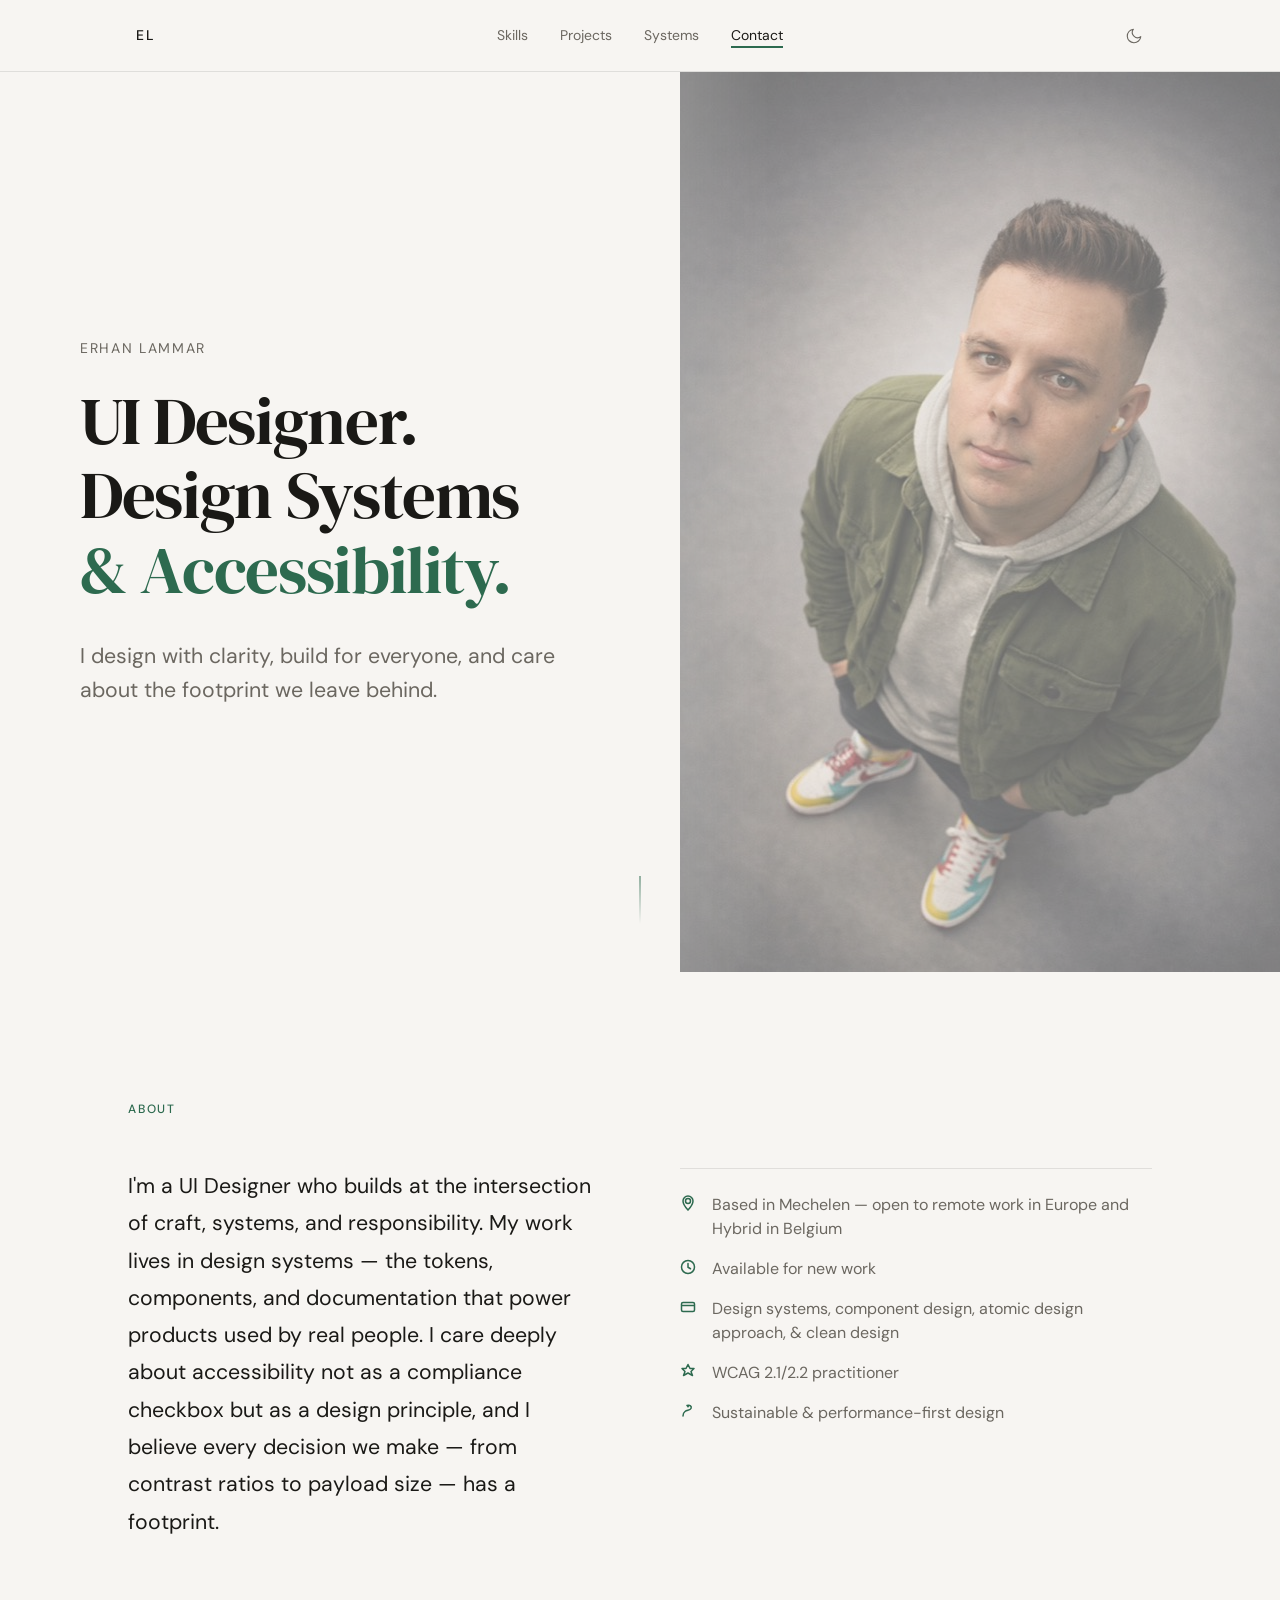
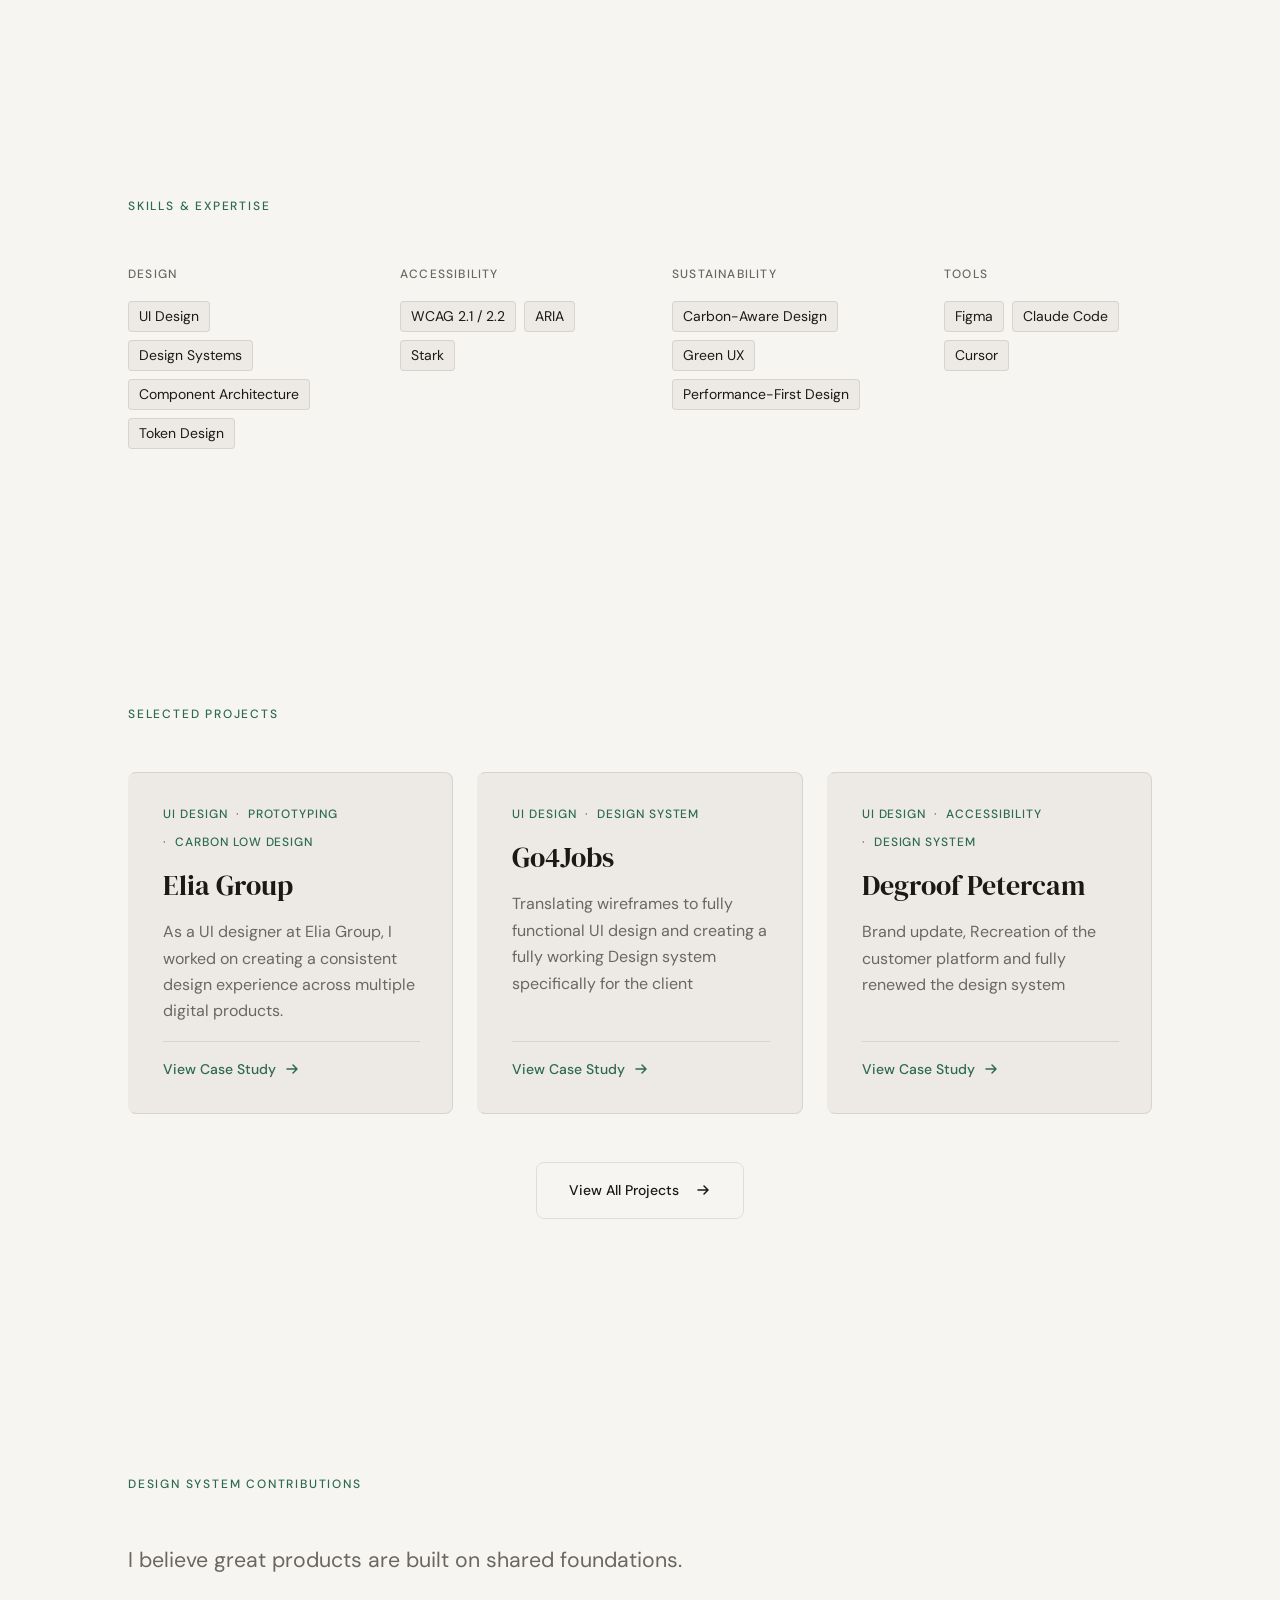
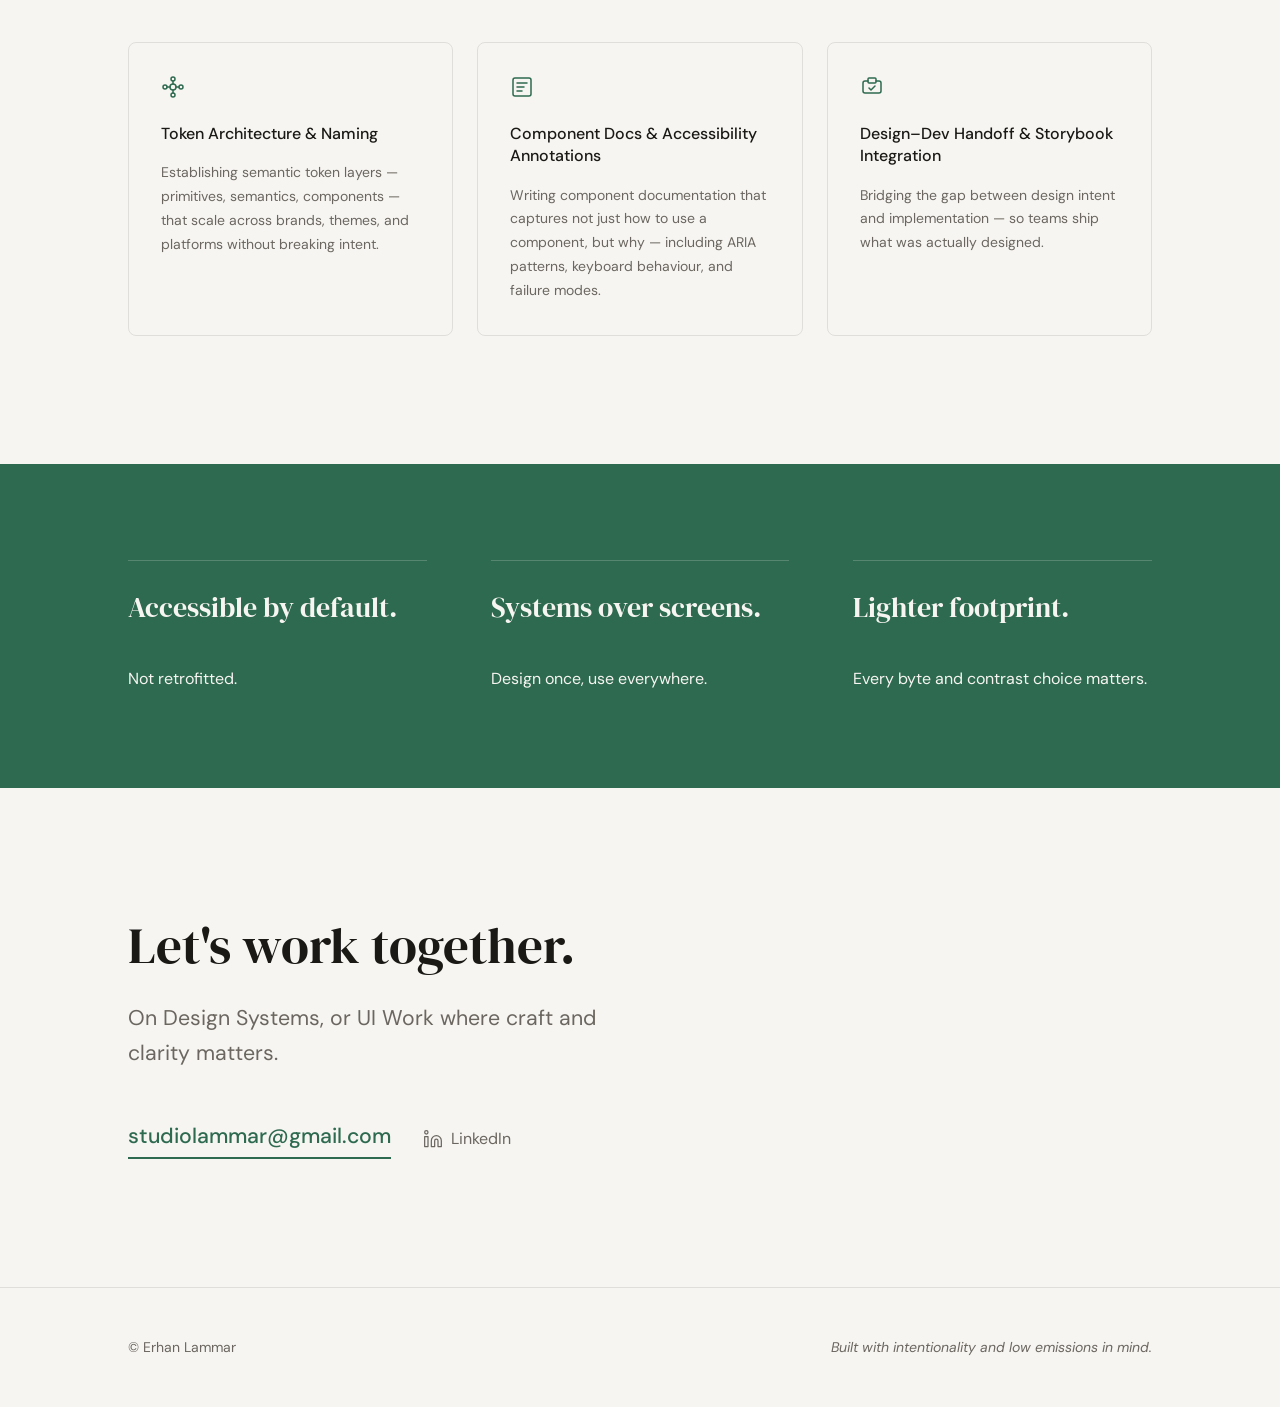
<file: index.html>
<!DOCTYPE html>
<html lang="en">
<head>
  <meta charset="UTF-8" />
  <meta name="viewport" content="width=device-width, initial-scale=1.0" />
  <meta name="description" content="Erhan Lammar — UI Designer and Design System contributor specialising in accessibility and sustainable digital design." />
  <title>Erhan Lammar — UI Designer & Design Systems</title>

  <script src="https://mcp.figma.com/mcp/html-to-design/capture.js" async></script>

  <!-- Preconnect for font performance -->
  <link rel="preconnect" href="https://fonts.googleapis.com" />
  <link rel="preconnect" href="https://fonts.gstatic.com" crossorigin />
  <link
    href="https://fonts.googleapis.com/css2?family=DM+Serif+Display:ital@0;1&family=DM+Sans:ital,opsz,wght@0,9..40,300;0,9..40,400;0,9..40,500;1,9..40,300&display=swap"
    rel="stylesheet"
  />

  <link rel="stylesheet" href="styles.css" />
  <script>(function(){var t=localStorage.getItem('theme');if(t)document.documentElement.setAttribute('data-theme',t);})();</script>
</head>
<body>

  <!-- Skip Navigation -->
  <a href="#main-content" class="skip-link">Skip to main content</a>

  <!-- Navigation -->
  <header class="site-header" role="banner">
    <nav class="nav" aria-label="Main navigation">
      <a href="#" class="nav__logo" aria-label="Erhan Lammar — Home">
        <span aria-hidden="true">EL</span>
      </a>
      <ul class="nav__links" id="nav-menu" role="list">
        <li class="nav__links-home"><a href="#" class="nav__link">Home</a></li>
        <li><a href="#skills" class="nav__link">Skills</a></li>
        <li><a href="#projects" class="nav__link">Projects</a></li>
        <li><a href="#systems" class="nav__link">Systems</a></li>
        <li><a href="#contact" class="nav__link">Contact</a></li>
      </ul>
      <div class="nav__controls">
        <button class="nav__toggle" id="nav-toggle" aria-label="Open navigation" aria-expanded="false" aria-controls="nav-menu">
          <svg class="nav__toggle-icon nav__toggle-icon--open" width="20" height="20" viewBox="0 0 20 20" fill="none" aria-hidden="true">
            <path d="M3 5h14M3 10h14M3 15h14" stroke="currentColor" stroke-width="1.5" stroke-linecap="round"/>
          </svg>
          <svg class="nav__toggle-icon nav__toggle-icon--close" width="20" height="20" viewBox="0 0 20 20" fill="none" aria-hidden="true">
            <path d="M4 4l12 12M16 4L4 16" stroke="currentColor" stroke-width="1.5" stroke-linecap="round"/>
          </svg>
        </button>
        <button class="nav__theme-toggle" id="theme-toggle" aria-label="Switch to dark mode">
          <svg class="icon-sun" width="18" height="18" viewBox="0 0 24 24" fill="none" aria-hidden="true">
            <circle cx="12" cy="12" r="4" stroke="currentColor" stroke-width="1.5"/>
            <path d="M12 2v2M12 20v2M4.22 4.22l1.42 1.42M18.36 18.36l1.42 1.42M2 12h2M20 12h2M4.22 19.78l1.42-1.42M18.36 5.64l1.42-1.42" stroke="currentColor" stroke-width="1.5" stroke-linecap="round"/>
          </svg>
          <svg class="icon-moon" width="18" height="18" viewBox="0 0 24 24" fill="none" aria-hidden="true">
            <path d="M21 12.79A9 9 0 1 1 11.21 3 7 7 0 0 0 21 12.79z" stroke="currentColor" stroke-width="1.5" stroke-linecap="round" stroke-linejoin="round"/>
          </svg>
        </button>
      </div>
    </nav>
  </header>

  <main id="main-content">

    <!-- Hero -->
    <section class="hero" aria-labelledby="hero-heading">
      <div class="hero__inner">
        <p class="hero__name" data-delay="0">Erhan Lammar</p>
        <h1 class="hero__heading" id="hero-heading">
          <span class="hero__line hero__line--serif" data-delay="1">UI Designer.</span>
          <span class="hero__line hero__line--serif" data-delay="2">Design Systems</span>
          <span class="hero__line hero__line--serif hero__line--accent" data-delay="3">&amp; Accessibility.</span>
        </h1>
        <p class="hero__sub" data-delay="4">
          I design with clarity, build for everyone, and care about the footprint we leave behind.
        </p>
      </div>
      <div class="hero__scroll-cue" aria-hidden="true">
        <span class="scroll-line"></span>
      </div>
    </section>

    <!-- About -->
    <section class="section about" id="about" aria-labelledby="about-heading">
      <div class="container reveal">
        <div class="about__grid">
          <div class="about__statement">
            <h2 class="section-label" id="about-heading">About</h2>
            <p class="about__text">
              I'm a UI Designer who builds at the intersection of craft, systems, and responsibility.
              My work lives in design systems — the tokens, components, and documentation that power
              products used by real people. I care deeply about accessibility not as a compliance
              checkbox but as a design principle, and I believe every decision we make — from contrast
              ratios to payload size — has a footprint.
            </p>
          </div>
          <div class="about__facts">
            <ul class="facts-list" role="list">
              <li class="facts-list__item">
                <span class="facts-list__icon" aria-hidden="true">
                  <svg width="16" height="16" viewBox="0 0 16 16" fill="none" aria-hidden="true">
                    <circle cx="8" cy="6" r="2.5" stroke="currentColor" stroke-width="1.5"/>
                    <path d="M8 1C5.24 1 3 3.24 3 6c0 3.75 5 9 5 9s5-5.25 5-9c0-2.76-2.24-5-5-5z" stroke="currentColor" stroke-width="1.5" fill="none"/>
                  </svg>
                </span>
                <span>Based in Mechelen — open to remote work in Europe and Hybrid in Belgium</span>
              </li>
              <li class="facts-list__item">
                <span class="facts-list__icon" aria-hidden="true">
                  <svg width="16" height="16" viewBox="0 0 16 16" fill="none" aria-hidden="true">
                    <circle cx="8" cy="8" r="6.5" stroke="currentColor" stroke-width="1.5"/>
                    <path d="M8 4.5v3.75l2.5 1.5" stroke="currentColor" stroke-width="1.5" stroke-linecap="round"/>
                  </svg>
                </span>
                <span>Available for new work</span>
              </li>
              <li class="facts-list__item">
                <span class="facts-list__icon" aria-hidden="true">
                  <svg width="16" height="16" viewBox="0 0 16 16" fill="none" aria-hidden="true">
                    <rect x="1.5" y="3.5" width="13" height="9" rx="1.5" stroke="currentColor" stroke-width="1.5"/>
                    <path d="M1.5 6.5h13" stroke="currentColor" stroke-width="1.5"/>
                  </svg>
                </span>
                <span>Design systems, component design, atomic design approach, &amp; clean design</span>
              </li>
              <li class="facts-list__item">
                <span class="facts-list__icon" aria-hidden="true">
                  <svg width="16" height="16" viewBox="0 0 16 16" fill="none" aria-hidden="true">
                    <path d="M8 1.5L10 5.5H14L11 8.5L12.5 12.5L8 10L3.5 12.5L5 8.5L2 5.5H6L8 1.5Z" stroke="currentColor" stroke-width="1.5" stroke-linejoin="round"/>
                  </svg>
                </span>
                <span>WCAG 2.1/2.2 practitioner</span>
              </li>
              <li class="facts-list__item">
                <span class="facts-list__icon" aria-hidden="true">
                  <svg width="16" height="16" viewBox="0 0 16 16" fill="none" aria-hidden="true">
                    <path d="M3 13s0-3 2-4.5 5-1 6-3-1-4-4-3" stroke="currentColor" stroke-width="1.5" stroke-linecap="round"/>
                    <circle cx="8" cy="3.5" r="1" fill="currentColor"/>
                  </svg>
                </span>
                <span>Sustainable &amp; performance-first design</span>
              </li>
            </ul>
          </div>
        </div>
      </div>
    </section>

    <!-- Skills -->
    <section class="section skills" id="skills" aria-labelledby="skills-heading">
      <div class="container reveal">
        <h2 class="section-label" id="skills-heading">Skills &amp; Expertise</h2>
        <div class="skills__grid">

          <div class="skills__category">
            <h3 class="skills__category-title">Design</h3>
            <ul class="tag-list" role="list">
              <li class="tag">UI Design</li>
              <li class="tag">Design Systems</li>
              <li class="tag">Component Architecture</li>
              <li class="tag">Token Design</li>
            </ul>
          </div>

          <div class="skills__category">
            <h3 class="skills__category-title">Accessibility</h3>
            <ul class="tag-list" role="list">
              <li class="tag">WCAG 2.1 / 2.2</li>
              <li class="tag">ARIA</li>
              <li class="tag">Stark</li>
            </ul>
          </div>

          <div class="skills__category">
            <h3 class="skills__category-title">Sustainability</h3>
            <ul class="tag-list" role="list">
              <li class="tag">Carbon-Aware Design</li>
              <li class="tag">Green UX</li>
              <li class="tag">Performance-First Design</li>
            </ul>
          </div>

          <div class="skills__category">
            <h3 class="skills__category-title">Tools</h3>
            <ul class="tag-list" role="list">
              <li class="tag">Figma</li>
              <li class="tag">Claude Code</li>
              <li class="tag">Cursor</li>
            </ul>
          </div>

        </div>
      </div>
    </section>

    <!-- Projects -->
    <section class="section projects" id="projects" aria-labelledby="projects-heading">
      <div class="container reveal">
        <h2 class="section-label" id="projects-heading">Selected Projects</h2>
        <div class="projects__grid">

          <article class="project-card" aria-labelledby="project-1-title">
            <div class="project-card__inner">
              <div class="project-card__tags" aria-label="Tags">
                <span class="project-tag">UI Design</span>
                <span class="project-tag">Prototyping</span>
                <span class="project-tag">Carbon low design</span>
              </div>
              <h3 class="project-card__title" id="project-1-title">Elia Group</h3>
              <p class="project-card__desc">
                As a UI designer at Elia Group, I worked on creating a consistent design experience across multiple digital products.
              </p>
              <a href="projects/elia-group.html" class="project-card__link" aria-label="View Elia Group case study">
                View Case Study
                <svg width="16" height="16" viewBox="0 0 16 16" fill="none" aria-hidden="true">
                  <path d="M3 8h10M9 4l4 4-4 4" stroke="currentColor" stroke-width="1.5" stroke-linecap="round" stroke-linejoin="round"/>
                </svg>
              </a>
            </div>
          </article>

          <article class="project-card" aria-labelledby="project-2-title">
            <div class="project-card__inner">
              <div class="project-card__tags" aria-label="Tags">
                <span class="project-tag">UI Design</span>
                <span class="project-tag">Design System</span>
              </div>
              <h3 class="project-card__title" id="project-2-title">Go4Jobs</h3>
              <p class="project-card__desc">
                Translating wireframes to fully functional UI design and creating a fully working Design system specifically for the client
              </p>
              <a href="projects/go4jobs.html" class="project-card__link" aria-label="View Go4Jobs case study">
                View Case Study
                <svg width="16" height="16" viewBox="0 0 16 16" fill="none" aria-hidden="true">
                  <path d="M3 8h10M9 4l4 4-4 4" stroke="currentColor" stroke-width="1.5" stroke-linecap="round" stroke-linejoin="round"/>
                </svg>
              </a>
            </div>
          </article>

          <article class="project-card" aria-labelledby="project-3-title">
            <div class="project-card__inner">
              <div class="project-card__tags" aria-label="Tags">
                <span class="project-tag">UI Design</span>
                <span class="project-tag">Accessibility</span>
                <span class="project-tag">Design System</span>
              </div>
              <h3 class="project-card__title" id="project-3-title">Degroof Petercam</h3>
              <p class="project-card__desc">
                Brand update, Recreation of the customer platform and fully renewed the design system
              </p>
              <a href="projects/degroofpetercam.html" class="project-card__link" aria-label="View Degroof Petercam case study">
                View Case Study
                <svg width="16" height="16" viewBox="0 0 16 16" fill="none" aria-hidden="true">
                  <path d="M3 8h10M9 4l4 4-4 4" stroke="currentColor" stroke-width="1.5" stroke-linecap="round" stroke-linejoin="round"/>
                </svg>
              </a>
            </div>
          </article>

        </div>
        <div class="projects__cta">
          <a href="projects/all-projects.html" class="btn-outline">
            View All Projects
            <svg width="16" height="16" viewBox="0 0 16 16" fill="none" aria-hidden="true">
              <path d="M3 8h10M9 4l4 4-4 4" stroke="currentColor" stroke-width="1.5" stroke-linecap="round" stroke-linejoin="round"/>
            </svg>
          </a>
        </div>
      </div>
    </section>

    <!-- Design System Contributions -->
    <section class="section ds-contributions" id="systems" aria-labelledby="systems-heading">
      <div class="container reveal">
        <h2 class="section-label" id="systems-heading">Design System Contributions</h2>
        <p class="ds-contributions__intro">
          I believe great products are built on shared foundations.
        </p>
        <div class="ds-contributions__grid">

          <div class="contribution-card">
            <div class="contribution-card__icon" aria-hidden="true">
              <svg width="24" height="24" viewBox="0 0 24 24" fill="none">
                <circle cx="12" cy="12" r="3" stroke="currentColor" stroke-width="1.5"/>
                <circle cx="12" cy="4" r="2" stroke="currentColor" stroke-width="1.5"/>
                <circle cx="12" cy="20" r="2" stroke="currentColor" stroke-width="1.5"/>
                <circle cx="4" cy="12" r="2" stroke="currentColor" stroke-width="1.5"/>
                <circle cx="20" cy="12" r="2" stroke="currentColor" stroke-width="1.5"/>
                <path d="M12 6v3M12 15v3M6 12h3M15 12h3" stroke="currentColor" stroke-width="1.5" stroke-linecap="round"/>
              </svg>
            </div>
            <h3 class="contribution-card__title">Token Architecture &amp; Naming</h3>
            <p class="contribution-card__desc">
              Establishing semantic token layers — primitives, semantics, components — that scale across brands, themes, and platforms without breaking intent.
            </p>
          </div>

          <div class="contribution-card">
            <div class="contribution-card__icon" aria-hidden="true">
              <svg width="24" height="24" viewBox="0 0 24 24" fill="none">
                <rect x="3" y="3" width="18" height="18" rx="2" stroke="currentColor" stroke-width="1.5"/>
                <path d="M7 8h10M7 12h7M7 16h5" stroke="currentColor" stroke-width="1.5" stroke-linecap="round"/>
              </svg>
            </div>
            <h3 class="contribution-card__title">Component Docs &amp; Accessibility Annotations</h3>
            <p class="contribution-card__desc">
              Writing component documentation that captures not just how to use a component, but why — including ARIA patterns, keyboard behaviour, and failure modes.
            </p>
          </div>

          <div class="contribution-card">
            <div class="contribution-card__icon" aria-hidden="true">
              <svg width="24" height="24" viewBox="0 0 24 24" fill="none">
                <path d="M8 6H5a2 2 0 00-2 2v8a2 2 0 002 2h14a2 2 0 002-2V8a2 2 0 00-2-2h-3" stroke="currentColor" stroke-width="1.5" stroke-linecap="round"/>
                <rect x="8" y="3" width="8" height="5" rx="1" stroke="currentColor" stroke-width="1.5"/>
                <path d="M9 13l2 2 4-4" stroke="currentColor" stroke-width="1.5" stroke-linecap="round" stroke-linejoin="round"/>
              </svg>
            </div>
            <h3 class="contribution-card__title">Design–Dev Handoff &amp; Storybook Integration</h3>
            <p class="contribution-card__desc">
              Bridging the gap between design intent and implementation — so teams ship what was actually designed.
            </p>
          </div>

        </div>
      </div>
    </section>

    <!-- Philosophy Strip -->
    <section class="philosophy-strip" aria-labelledby="philosophy-heading">
      <div class="container reveal">
        <h2 class="sr-only" id="philosophy-heading">Design philosophy</h2>
        <div class="philosophy-strip__grid">

          <div class="philosophy-item">
            <p class="philosophy-item__text">
              <strong>Accessible by default.</strong><br />Not retrofitted.
            </p>
          </div>

          <div class="philosophy-item">
            <p class="philosophy-item__text">
              <strong>Systems over screens.</strong><br />Design once, use everywhere.
            </p>
          </div>

          <div class="philosophy-item">
            <p class="philosophy-item__text">
              <strong>Lighter footprint.</strong><br />Every byte and contrast choice matters.
            </p>
          </div>

        </div>
      </div>
    </section>

    <!-- Contact -->
    <section class="section contact" id="contact" aria-labelledby="contact-heading">
      <div class="container reveal">
        <h2 class="contact__heading" id="contact-heading">Let's work together.</h2>
        <p class="contact__sub">
          On Design Systems, or UI Work where craft and clarity matters.
        </p>
        <div class="contact__actions">
          <a
            href="mailto:studiolammar@gmail.com"
            class="contact__email"
            aria-label="Send Erhan an email at studiolammar@gmail.com"
          >
            studiolammar@gmail.com
          </a>

          <a
            href="https://linkedin.com/in/erhanlammar"
            class="contact__social"
            aria-label="View Erhan's LinkedIn profile (opens in new tab)"
            target="_blank"
            rel="noopener noreferrer"
          >
            <svg width="20" height="20" viewBox="0 0 24 24" fill="none" aria-hidden="true">
              <path d="M16 8a6 6 0 016 6v7h-4v-7a2 2 0 00-2-2 2 2 0 00-2 2v7h-4v-7a6 6 0 016-6z" stroke="currentColor" stroke-width="1.5" stroke-linecap="round" stroke-linejoin="round"/>
              <rect x="2" y="9" width="4" height="12" stroke="currentColor" stroke-width="1.5" stroke-linecap="round" stroke-linejoin="round"/>
              <circle cx="4" cy="4" r="2" stroke="currentColor" stroke-width="1.5"/>
            </svg>
            LinkedIn
          </a>
        </div>
      </div>
    </section>

  </main>

  <!-- Footer -->
  <footer class="site-footer" role="contentinfo">
    <div class="container">
      <p class="site-footer__copy">&copy; Erhan Lammar</p>
      <p class="site-footer__note">
        Built with intentionality and low emissions in mind.
      </p>
    </div>
  </footer>

  <script src="main.js"></script>
</body>
</html>
</file>
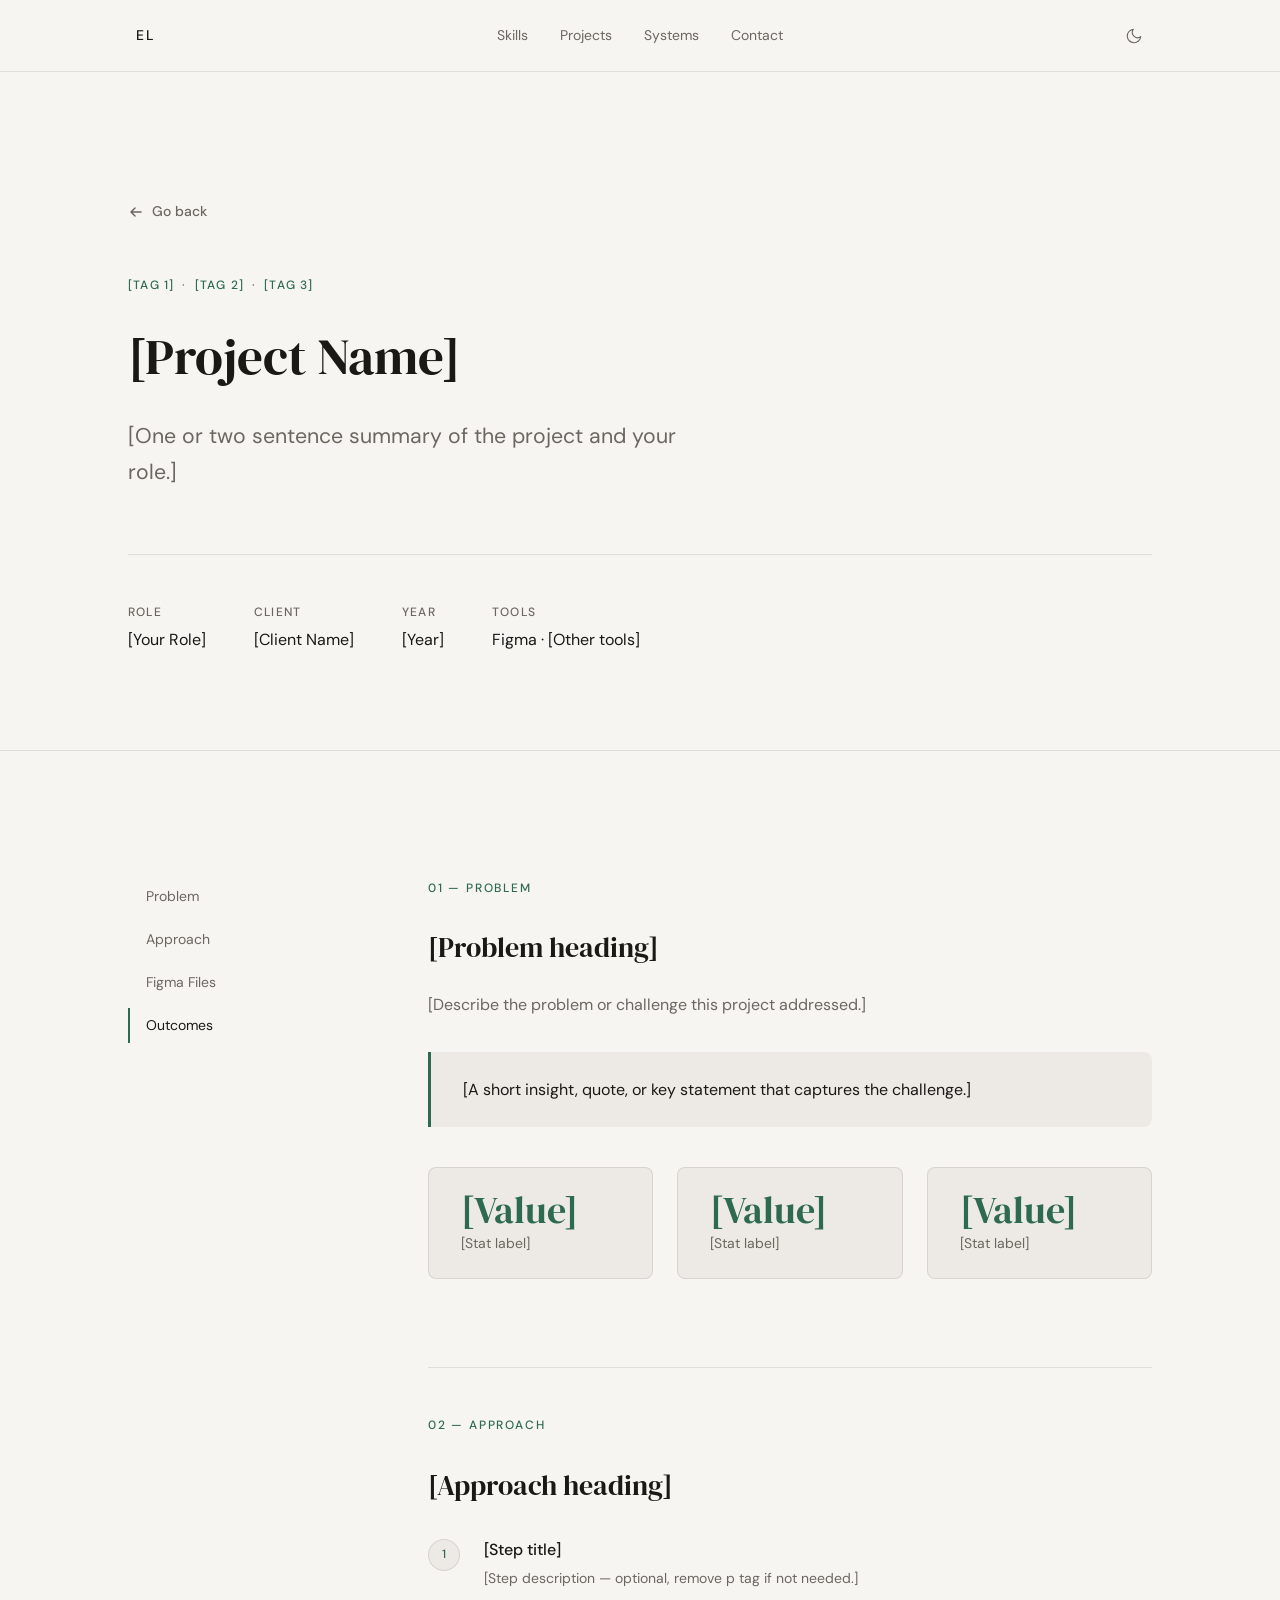
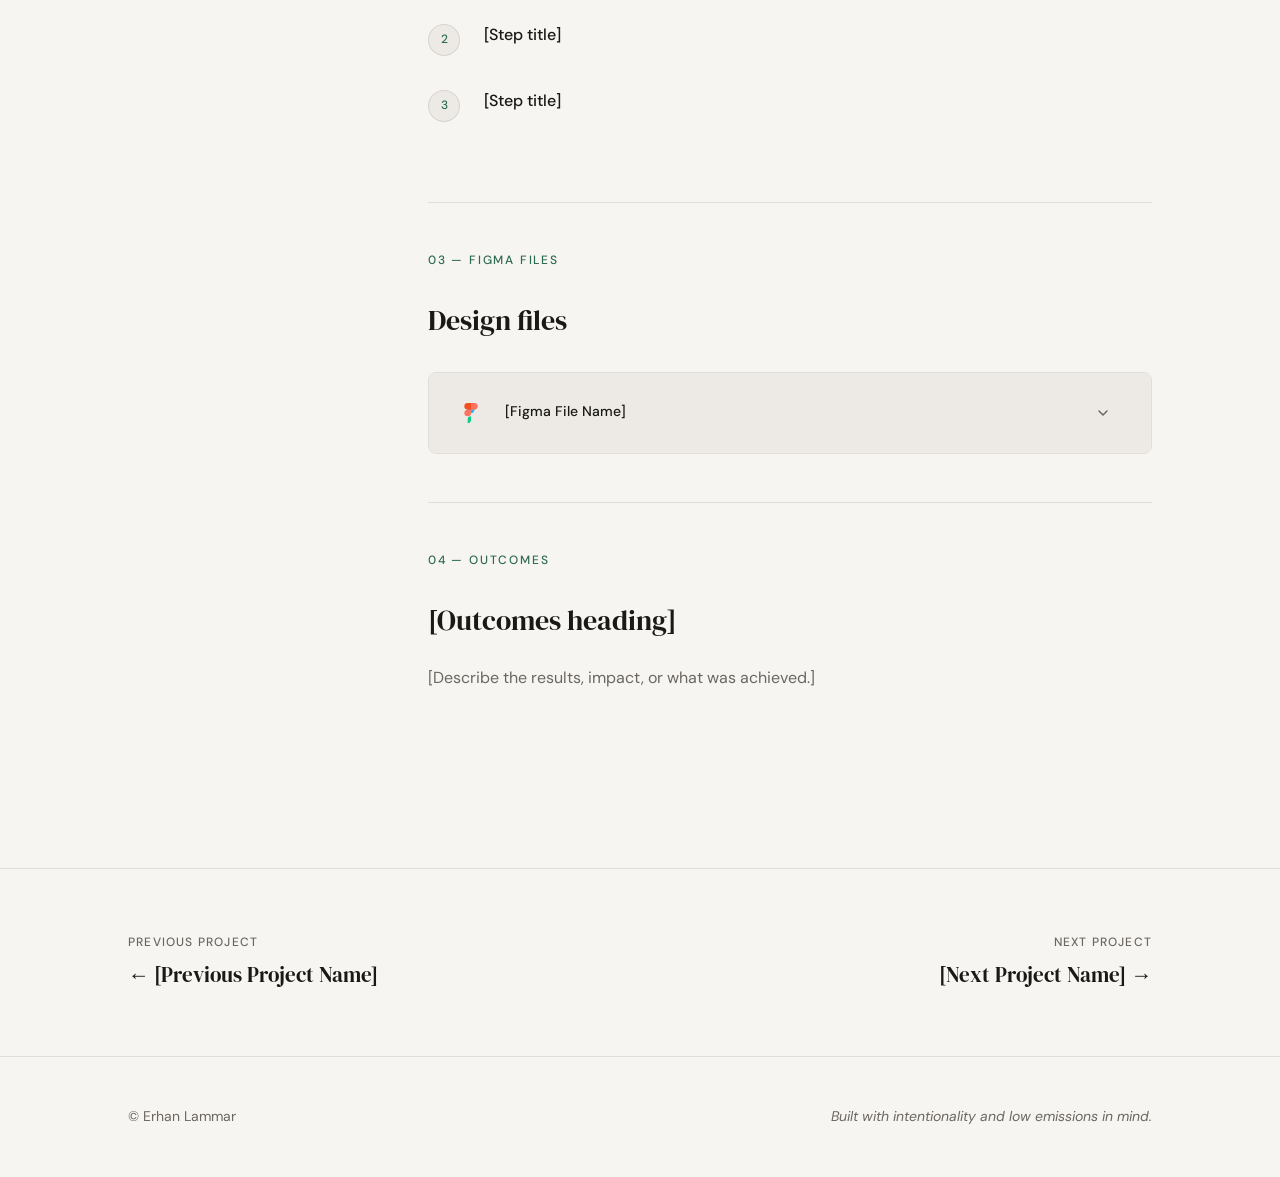
<file: projects/_template.html>
<!DOCTYPE html>
<html lang="en">
<head>
  <meta charset="UTF-8" />
  <meta name="viewport" content="width=device-width, initial-scale=1.0" />
  <meta name="description" content="[PROJECT NAME] — Case Study by Erhan Lammar. [SHORT DESCRIPTION]" />
  <title>[PROJECT NAME] — Erhan Lammar</title>
  <link rel="preconnect" href="https://fonts.googleapis.com" />
  <link rel="preconnect" href="https://fonts.gstatic.com" crossorigin />
  <link href="https://fonts.googleapis.com/css2?family=DM+Serif+Display:ital@0;1&family=DM+Sans:ital,opsz,wght@0,9..40,300;0,9..40,400;0,9..40,500;1,9..40,300&display=swap" rel="stylesheet" />
  <link rel="stylesheet" href="../styles.css" />
  <script>(function(){var t=localStorage.getItem('theme');if(t)document.documentElement.setAttribute('data-theme',t);})();</script>
</head>
<body>

  <a href="#main-content" class="skip-link">Skip to main content</a>

  <header class="site-header" role="banner">
    <nav class="nav" aria-label="Main navigation">
      <a href="../index.html" class="nav__logo" aria-label="Erhan Lammar — Home">
        <span aria-hidden="true">EL</span>
      </a>
      <ul class="nav__links" role="list">
        <li><a href="../index.html#skills" class="nav__link">Skills</a></li>
        <li><a href="../index.html#projects" class="nav__link">Projects</a></li>
        <li><a href="../index.html#systems" class="nav__link">Systems</a></li>
        <li><a href="../index.html#contact" class="nav__link">Contact</a></li>
      </ul>
      <button class="nav__theme-toggle" id="theme-toggle" aria-label="Switch to dark mode">
        <svg class="icon-sun" width="18" height="18" viewBox="0 0 24 24" fill="none" aria-hidden="true">
          <circle cx="12" cy="12" r="4" stroke="currentColor" stroke-width="1.5"/>
          <path d="M12 2v2M12 20v2M4.22 4.22l1.42 1.42M18.36 18.36l1.42 1.42M2 12h2M20 12h2M4.22 19.78l1.42-1.42M18.36 5.64l1.42-1.42" stroke="currentColor" stroke-width="1.5" stroke-linecap="round"/>
        </svg>
        <svg class="icon-moon" width="18" height="18" viewBox="0 0 24 24" fill="none" aria-hidden="true">
          <path d="M21 12.79A9 9 0 1 1 11.21 3 7 7 0 0 0 21 12.79z" stroke="currentColor" stroke-width="1.5" stroke-linecap="round" stroke-linejoin="round"/>
        </svg>
      </button>
    </nav>
  </header>

  <main id="main-content">

    <!-- ── Hero ── -->
    <section class="cs-hero" aria-labelledby="cs-title">
      <div class="container reveal">

        <div class="cs-hero__back">
          <a href="../index.html#projects" class="back-link" aria-label="Go back">
            <svg width="16" height="16" viewBox="0 0 16 16" fill="none" aria-hidden="true">
              <path d="M13 8H3M7 4L3 8l4 4" stroke="currentColor" stroke-width="1.5" stroke-linecap="round" stroke-linejoin="round"/>
            </svg>
            Go back
          </a>
        </div>

        <!-- Tags: add/remove as needed -->
        <div class="cs-hero__tags">
          <span class="cs-hero__tag">[Tag 1]</span>
          <span class="cs-hero__tag">[Tag 2]</span>
          <span class="cs-hero__tag">[Tag 3]</span>
        </div>

        <h1 class="cs-hero__title" id="cs-title">[Project Name]</h1>
        <p class="cs-hero__summary">
          [One or two sentence summary of the project and your role.]
        </p>

        <!-- Meta: update labels/values to match the project -->
        <dl class="cs-hero__meta">
          <div class="cs-meta-item">
            <dt class="cs-meta-item__label">Role</dt>
            <dd class="cs-meta-item__value">[Your Role]</dd>
          </div>
          <div class="cs-meta-item">
            <dt class="cs-meta-item__label">Client</dt>
            <dd class="cs-meta-item__value">[Client Name]</dd>
          </div>
          <div class="cs-meta-item">
            <dt class="cs-meta-item__label">Year</dt>
            <dd class="cs-meta-item__value">[Year]</dd>
          </div>
          <div class="cs-meta-item">
            <dt class="cs-meta-item__label">Tools</dt>
            <dd class="cs-meta-item__value">Figma · [Other tools]</dd>
          </div>
        </dl>

      </div>
    </section>

    <!-- ── Body ── -->
    <div class="cs-body">
      <div class="container">
        <div class="cs-body__grid">

          <!-- Sidebar navigation — mirror the section IDs below -->
          <aside class="cs-sidebar" aria-label="Case study sections">
            <a href="#problem" class="cs-sidebar__link">Problem</a>
            <a href="#approach" class="cs-sidebar__link">Approach</a>
            <a href="#figma-files" class="cs-sidebar__link">Figma Files</a>
            <a href="#outcomes" class="cs-sidebar__link">Outcomes</a>
          </aside>

          <div class="cs-content">

            <!-- ── 01 Problem ── -->
            <section class="cs-section reveal" id="problem" aria-labelledby="problem-heading">
              <p class="cs-section__label">01 — Problem</p>
              <h2 class="cs-section__heading" id="problem-heading">[Problem heading]</h2>
              <div class="cs-section__body">
                <p>[Describe the problem or challenge this project addressed.]</p>
              </div>

              <!-- Optional callout quote -->
              <div class="cs-callout">
                <p>[A short insight, quote, or key statement that captures the challenge.]</p>
              </div>

              <!-- Optional stats — remove if not needed -->
              <div class="cs-stats">
                <div class="cs-stat">
                  <p class="cs-stat__value">[Value]</p>
                  <p class="cs-stat__label">[Stat label]</p>
                </div>
                <div class="cs-stat">
                  <p class="cs-stat__value">[Value]</p>
                  <p class="cs-stat__label">[Stat label]</p>
                </div>
                <div class="cs-stat">
                  <p class="cs-stat__value">[Value]</p>
                  <p class="cs-stat__label">[Stat label]</p>
                </div>
              </div>
            </section>

            <!-- ── 02 Approach ── -->
            <section class="cs-section reveal" id="approach" aria-labelledby="approach-heading">
              <p class="cs-section__label">02 — Approach</p>
              <h2 class="cs-section__heading" id="approach-heading">[Approach heading]</h2>

              <!-- Numbered steps — add or remove as needed -->
              <div class="cs-steps">
                <div class="cs-step">
                  <span class="cs-step__num" aria-hidden="true">1</span>
                  <div class="cs-step__content">
                    <h4>[Step title]</h4>
                    <p>[Step description — optional, remove p tag if not needed.]</p>
                  </div>
                </div>
                <div class="cs-step">
                  <span class="cs-step__num" aria-hidden="true">2</span>
                  <div class="cs-step__content">
                    <h4>[Step title]</h4>
                  </div>
                </div>
                <div class="cs-step">
                  <span class="cs-step__num" aria-hidden="true">3</span>
                  <div class="cs-step__content">
                    <h4>[Step title]</h4>
                  </div>
                </div>
              </div>
            </section>

            <!-- ── 03 Figma Files ── -->
            <section class="cs-section reveal" id="figma-files" aria-labelledby="figma-heading">
              <p class="cs-section__label">03 — Figma Files</p>
              <h2 class="cs-section__heading" id="figma-heading">Design files</h2>

              <div class="cs-figma-files">

                <!-- Repeat this block for each Figma file -->
                <div class="cs-figma-file">
                  <div class="cs-figma-file__header">
                    <svg class="cs-figma-file__icon" width="20" height="20" viewBox="0 0 38 57" fill="none" aria-hidden="true">
                      <path d="M19 28.5A9.5 9.5 0 1 1 28.5 19 9.5 9.5 0 0 1 19 28.5z" fill="#1ABCFE"/>
                      <path d="M9.5 47.5A9.5 9.5 0 0 1 19 38v9.5a9.5 9.5 0 0 1-9.5 9.5z" fill="#0ACF83"/>
                      <path d="M0 28.5A9.5 9.5 0 0 1 9.5 19H19v9.5A9.5 9.5 0 0 1 9.5 38 9.5 9.5 0 0 1 0 28.5z" fill="#FF7262"/>
                      <path d="M0 9.5A9.5 9.5 0 0 1 9.5 0H19v19H9.5A9.5 9.5 0 0 1 0 9.5z" fill="#F24E1E"/>
                      <path d="M19 0h9.5a9.5 9.5 0 0 1 0 19H19z" fill="#FF7262"/>
                    </svg>
                    <div>
                      <p class="cs-figma-file__name">[Figma File Name]</p>
                      <a href="[FIGMA URL]" class="cs-figma-file__link" target="_blank" rel="noopener noreferrer">Open in Figma →</a>
                    </div>
                    <button class="cs-figma-file__toggle" aria-expanded="false" aria-label="Toggle design file preview">
                      <svg class="cs-figma-file__chevron" width="16" height="16" viewBox="0 0 16 16" fill="none" aria-hidden="true">
                        <path d="M4 6l4 4 4-4" stroke="currentColor" stroke-width="1.5" stroke-linecap="round" stroke-linejoin="round"/>
                      </svg>
                    </button>
                  </div>
                  <div class="cs-figma-embed" hidden>
                    <iframe src="https://www.figma.com/embed?embed_host=share&url=[FIGMA URL]" allowfullscreen loading="lazy" title="[Figma File Name] — Figma design file"></iframe>
                  </div>
                </div>

              </div>
            </section>

            <!-- ── 04 Outcomes ── -->
            <section class="cs-section reveal" id="outcomes" aria-labelledby="outcomes-heading">
              <p class="cs-section__label">04 — Outcomes</p>
              <h2 class="cs-section__heading" id="outcomes-heading">[Outcomes heading]</h2>
              <div class="cs-section__body">
                <p>[Describe the results, impact, or what was achieved.]</p>
              </div>
            </section>

          </div>
        </div>
      </div>
    </div>

  </main>

  <!-- ── Project Navigation ── -->
  <nav class="cs-project-nav" aria-label="Project navigation">
    <div class="container">
      <!-- Previous: update href and title, or remove if first project -->
      <a href="[PREV-PAGE].html" class="cs-project-nav__link">
        <span class="cs-project-nav__dir">Previous Project</span>
        <span class="cs-project-nav__title">← [Previous Project Name]</span>
      </a>
      <!-- Next: update href and title, or remove if last project -->
      <a href="[NEXT-PAGE].html" class="cs-project-nav__link cs-project-nav__link--next">
        <span class="cs-project-nav__dir">Next Project</span>
        <span class="cs-project-nav__title">[Next Project Name] →</span>
      </a>
    </div>
  </nav>

  <footer class="site-footer" role="contentinfo">
    <div class="container">
      <p class="site-footer__copy">&copy; Erhan Lammar</p>
      <p class="site-footer__note">Built with intentionality and low emissions in mind.</p>
    </div>
  </footer>

  <script src="../main.js"></script>
  <script>
    document.querySelectorAll('.year').forEach(el => el.textContent = new Date().getFullYear());
    const sidebarLinks = document.querySelectorAll('.cs-sidebar__link');
    const csSections = document.querySelectorAll('.cs-section[id]');
    const sidebarObserver = new IntersectionObserver(entries => {
      entries.forEach(entry => {
        if (entry.isIntersecting) {
          sidebarLinks.forEach(l => l.classList.remove('is-active'));
          const active = document.querySelector(`.cs-sidebar__link[href="#${entry.target.id}"]`);
          if (active) active.classList.add('is-active');
        }
      });
    }, { threshold: 0.4 });
    csSections.forEach(s => sidebarObserver.observe(s));
  </script>
</body>
</html>
</file>
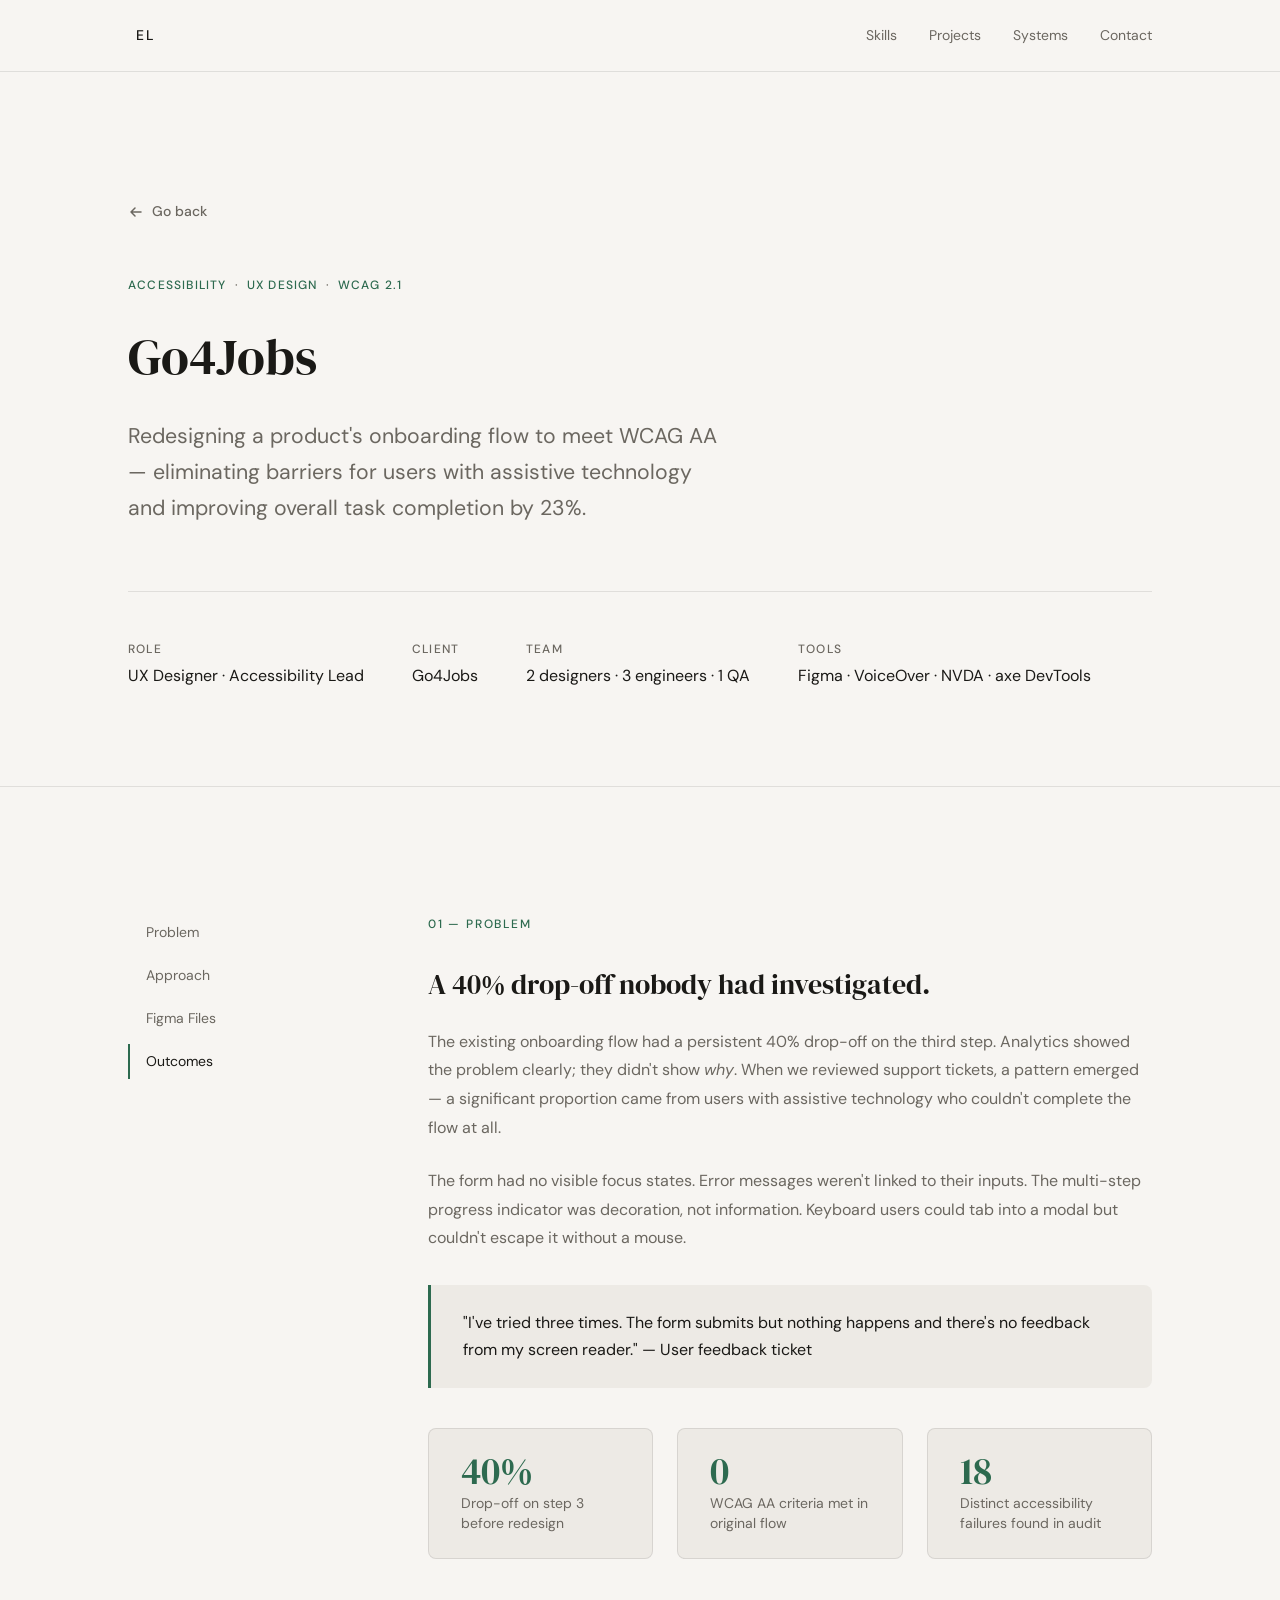
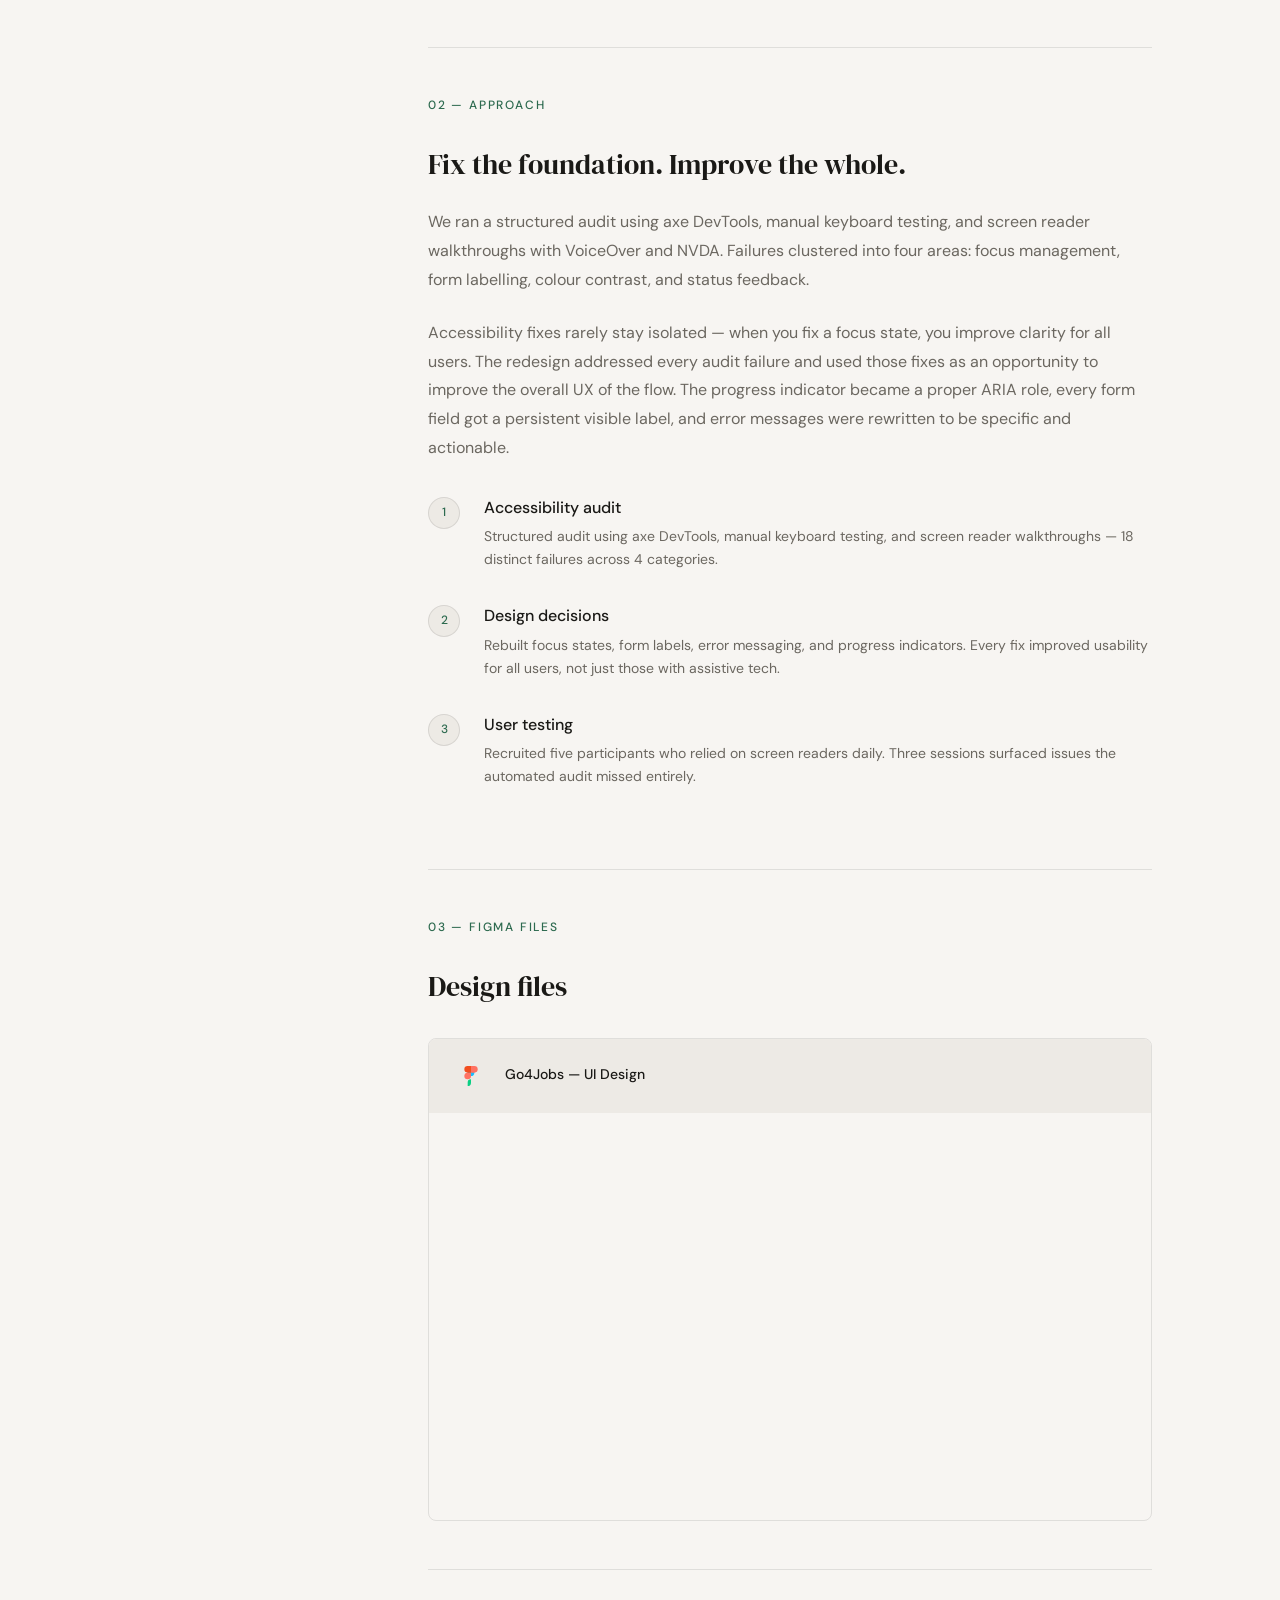
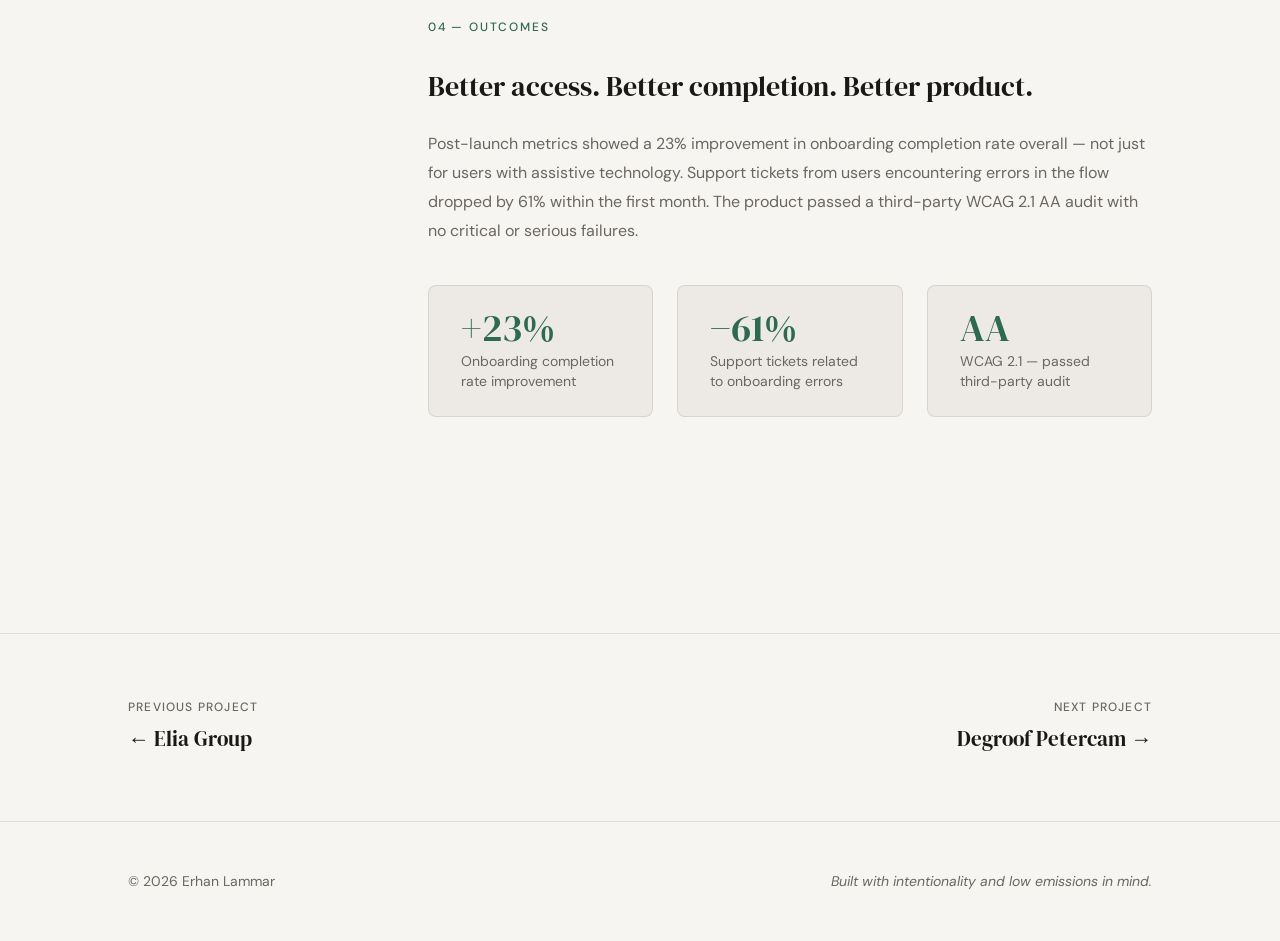
<file: projects/accessible-onboarding.html>
<!DOCTYPE html>
<html lang="en">
<head>
  <meta charset="UTF-8" />
  <meta name="viewport" content="width=device-width, initial-scale=1.0" />
  <meta name="description" content="Go4Jobs — Case Study by Erhan Lammar. Redesigning a product's onboarding flow to meet WCAG AA." />
  <title>Go4Jobs — Erhan Lammar</title>
  <link rel="preconnect" href="https://fonts.googleapis.com" />
  <link rel="preconnect" href="https://fonts.gstatic.com" crossorigin />
  <link href="https://fonts.googleapis.com/css2?family=DM+Serif+Display:ital@0;1&family=DM+Sans:ital,opsz,wght@0,9..40,300;0,9..40,400;0,9..40,500;1,9..40,300&display=swap" rel="stylesheet" />
  <link rel="stylesheet" href="../styles.css" />
</head>
<body>

  <a href="#main-content" class="skip-link">Skip to main content</a>

  <header class="site-header" role="banner">
    <nav class="nav" aria-label="Main navigation">
      <a href="../index.html" class="nav__logo" aria-label="Erhan Lammar — Home">
        <span aria-hidden="true">EL</span>
      </a>
      <ul class="nav__links" role="list">
        <li><a href="../index.html#skills" class="nav__link">Skills</a></li>
        <li><a href="../index.html#projects" class="nav__link">Projects</a></li>
        <li><a href="../index.html#systems" class="nav__link">Systems</a></li>
        <li><a href="../index.html#contact" class="nav__link">Contact</a></li>
      </ul>
    </nav>
  </header>

  <main id="main-content">

    <section class="cs-hero" aria-labelledby="cs-title">
      <div class="container reveal">

        <div class="cs-hero__back">
          <a href="../index.html#projects" class="back-link" aria-label="Go back">
            <svg width="16" height="16" viewBox="0 0 16 16" fill="none" aria-hidden="true">
              <path d="M13 8H3M7 4L3 8l4 4" stroke="currentColor" stroke-width="1.5" stroke-linecap="round" stroke-linejoin="round"/>
            </svg>
            Go back
          </a>
        </div>

        <div class="cs-hero__tags">
          <span class="cs-hero__tag">Accessibility</span>
          <span class="cs-hero__tag">UX Design</span>
          <span class="cs-hero__tag">WCAG 2.1</span>
        </div>

        <h1 class="cs-hero__title" id="cs-title">Go4Jobs</h1>
        <p class="cs-hero__summary">
          Redesigning a product's onboarding flow to meet WCAG AA — eliminating barriers for users with assistive technology and improving overall task completion by 23%.
        </p>

        <dl class="cs-hero__meta">
          <div class="cs-meta-item">
            <dt class="cs-meta-item__label">Role</dt>
            <dd class="cs-meta-item__value">UX Designer · Accessibility Lead</dd>
          </div>
          <div class="cs-meta-item">
            <dt class="cs-meta-item__label">Client</dt>
            <dd class="cs-meta-item__value">Go4Jobs</dd>
          </div>
          <div class="cs-meta-item">
            <dt class="cs-meta-item__label">Team</dt>
            <dd class="cs-meta-item__value">2 designers · 3 engineers · 1 QA</dd>
          </div>
          <div class="cs-meta-item">
            <dt class="cs-meta-item__label">Tools</dt>
            <dd class="cs-meta-item__value">Figma · VoiceOver · NVDA · axe DevTools</dd>
          </div>
        </dl>

      </div>
    </section>

    <div class="cs-body">
      <div class="container">
        <div class="cs-body__grid">

          <aside class="cs-sidebar" aria-label="Case study sections">
            <a href="#problem" class="cs-sidebar__link">Problem</a>
            <a href="#approach" class="cs-sidebar__link">Approach</a>
            <a href="#figma-files" class="cs-sidebar__link">Figma Files</a>
            <a href="#outcomes" class="cs-sidebar__link">Outcomes</a>
          </aside>

          <div class="cs-content">

            <section class="cs-section reveal" id="problem" aria-labelledby="problem-heading">
              <p class="cs-section__label">01 — Problem</p>
              <h2 class="cs-section__heading" id="problem-heading">A 40% drop-off nobody had investigated.</h2>
              <div class="cs-section__body">
                <p>The existing onboarding flow had a persistent 40% drop-off on the third step. Analytics showed the problem clearly; they didn't show <em>why</em>. When we reviewed support tickets, a pattern emerged — a significant proportion came from users with assistive technology who couldn't complete the flow at all.</p>
                <p>The form had no visible focus states. Error messages weren't linked to their inputs. The multi-step progress indicator was decoration, not information. Keyboard users could tab into a modal but couldn't escape it without a mouse.</p>
              </div>

              <div class="cs-callout">
                <p>"I've tried three times. The form submits but nothing happens and there's no feedback from my screen reader." — User feedback ticket</p>
              </div>

              <div class="cs-stats">
                <div class="cs-stat">
                  <p class="cs-stat__value">40%</p>
                  <p class="cs-stat__label">Drop-off on step 3 before redesign</p>
                </div>
                <div class="cs-stat">
                  <p class="cs-stat__value">0</p>
                  <p class="cs-stat__label">WCAG AA criteria met in original flow</p>
                </div>
                <div class="cs-stat">
                  <p class="cs-stat__value">18</p>
                  <p class="cs-stat__label">Distinct accessibility failures found in audit</p>
                </div>
              </div>
            </section>

            <section class="cs-section reveal" id="approach" aria-labelledby="approach-heading">
              <p class="cs-section__label">02 — Approach</p>
              <h2 class="cs-section__heading" id="approach-heading">Fix the foundation. Improve the whole.</h2>
              <div class="cs-section__body">
                <p>We ran a structured audit using axe DevTools, manual keyboard testing, and screen reader walkthroughs with VoiceOver and NVDA. Failures clustered into four areas: focus management, form labelling, colour contrast, and status feedback.</p>
                <p>Accessibility fixes rarely stay isolated — when you fix a focus state, you improve clarity for all users. The redesign addressed every audit failure and used those fixes as an opportunity to improve the overall UX of the flow. The progress indicator became a proper ARIA role, every form field got a persistent visible label, and error messages were rewritten to be specific and actionable.</p>
              </div>

              <div class="cs-steps">
                <div class="cs-step">
                  <span class="cs-step__num" aria-hidden="true">1</span>
                  <div class="cs-step__content">
                    <h4>Accessibility audit</h4>
                    <p>Structured audit using axe DevTools, manual keyboard testing, and screen reader walkthroughs — 18 distinct failures across 4 categories.</p>
                  </div>
                </div>
                <div class="cs-step">
                  <span class="cs-step__num" aria-hidden="true">2</span>
                  <div class="cs-step__content">
                    <h4>Design decisions</h4>
                    <p>Rebuilt focus states, form labels, error messaging, and progress indicators. Every fix improved usability for all users, not just those with assistive tech.</p>
                  </div>
                </div>
                <div class="cs-step">
                  <span class="cs-step__num" aria-hidden="true">3</span>
                  <div class="cs-step__content">
                    <h4>User testing</h4>
                    <p>Recruited five participants who relied on screen readers daily. Three sessions surfaced issues the automated audit missed entirely.</p>
                  </div>
                </div>
              </div>
            </section>

            <section class="cs-section reveal" id="figma-files" aria-labelledby="figma-heading">
              <p class="cs-section__label">03 — Figma Files</p>
              <h2 class="cs-section__heading" id="figma-heading">Design files</h2>

              <div class="cs-figma-files">

                <div class="cs-figma-file">
                  <div class="cs-figma-file__header">
                    <svg class="cs-figma-file__icon" width="20" height="20" viewBox="0 0 38 57" fill="none" aria-hidden="true">
                      <path d="M19 28.5A9.5 9.5 0 1 1 28.5 19 9.5 9.5 0 0 1 19 28.5z" fill="#1ABCFE"/>
                      <path d="M9.5 47.5A9.5 9.5 0 0 1 19 38v9.5a9.5 9.5 0 0 1-9.5 9.5z" fill="#0ACF83"/>
                      <path d="M0 28.5A9.5 9.5 0 0 1 9.5 19H19v9.5A9.5 9.5 0 0 1 9.5 38 9.5 9.5 0 0 1 0 28.5z" fill="#FF7262"/>
                      <path d="M0 9.5A9.5 9.5 0 0 1 9.5 0H19v19H9.5A9.5 9.5 0 0 1 0 9.5z" fill="#F24E1E"/>
                      <path d="M19 0h9.5a9.5 9.5 0 0 1 0 19H19z" fill="#FF7262"/>
                    </svg>
                    <div>
                      <p class="cs-figma-file__name">Go4Jobs — UI Design</p>
                      <a href="https://www.figma.com/design/j2U70NhSevOdY8zw9XwZp0/Go4Jobs?node-id=1-11&t=SyAMFSxtKdZRba7g-1" class="cs-figma-file__link" target="_blank" rel="noopener noreferrer">Open in Figma →</a>
                    </div>
                  </div>
                  <div class="cs-figma-embed">
                    <iframe src="https://www.figma.com/embed?embed_host=share&url=https://www.figma.com/design/j2U70NhSevOdY8zw9XwZp0/Go4Jobs?node-id=1-11&t=SyAMFSxtKdZRba7g-1" allowfullscreen loading="lazy" title="Go4Jobs — Figma design file"></iframe>
                  </div>
                </div>

              </div>
            </section>

            <section class="cs-section reveal" id="outcomes" aria-labelledby="outcomes-heading">
              <p class="cs-section__label">04 — Outcomes</p>
              <h2 class="cs-section__heading" id="outcomes-heading">Better access. Better completion. Better product.</h2>
              <div class="cs-section__body">
                <p>Post-launch metrics showed a 23% improvement in onboarding completion rate overall — not just for users with assistive technology. Support tickets from users encountering errors in the flow dropped by 61% within the first month. The product passed a third-party WCAG 2.1 AA audit with no critical or serious failures.</p>
              </div>

              <div class="cs-stats">
                <div class="cs-stat">
                  <p class="cs-stat__value">+23%</p>
                  <p class="cs-stat__label">Onboarding completion rate improvement</p>
                </div>
                <div class="cs-stat">
                  <p class="cs-stat__value">−61%</p>
                  <p class="cs-stat__label">Support tickets related to onboarding errors</p>
                </div>
                <div class="cs-stat">
                  <p class="cs-stat__value">AA</p>
                  <p class="cs-stat__label">WCAG 2.1 — passed third-party audit</p>
                </div>
              </div>
            </section>

          </div>
        </div>
      </div>
    </div>

  </main>

  <nav class="cs-project-nav" aria-label="Project navigation">
    <div class="container">
      <a href="forma-design-system.html" class="cs-project-nav__link">
        <span class="cs-project-nav__dir">Previous Project</span>
        <span class="cs-project-nav__title">← Elia Group</span>
      </a>
      <a href="carbon-footprint-dashboard.html" class="cs-project-nav__link cs-project-nav__link--next">
        <span class="cs-project-nav__dir">Next Project</span>
        <span class="cs-project-nav__title">Degroof Petercam →</span>
      </a>
    </div>
  </nav>

  <footer class="site-footer" role="contentinfo">
    <div class="container">
      <p class="site-footer__copy">&copy; <span class="year"></span> Erhan Lammar</p>
      <p class="site-footer__note">Built with intentionality and low emissions in mind.</p>
    </div>
  </footer>

  <script src="../main.js"></script>
  <script>
    document.querySelectorAll('.year').forEach(el => el.textContent = new Date().getFullYear());
    const sidebarLinks = document.querySelectorAll('.cs-sidebar__link');
    const csSections = document.querySelectorAll('.cs-section[id]');
    const sidebarObserver = new IntersectionObserver(entries => {
      entries.forEach(entry => {
        if (entry.isIntersecting) {
          sidebarLinks.forEach(l => l.classList.remove('is-active'));
          const active = document.querySelector(`.cs-sidebar__link[href="#${entry.target.id}"]`);
          if (active) active.classList.add('is-active');
        }
      });
    }, { threshold: 0.4 });
    csSections.forEach(s => sidebarObserver.observe(s));
  </script>
</body>
</html>
</file>
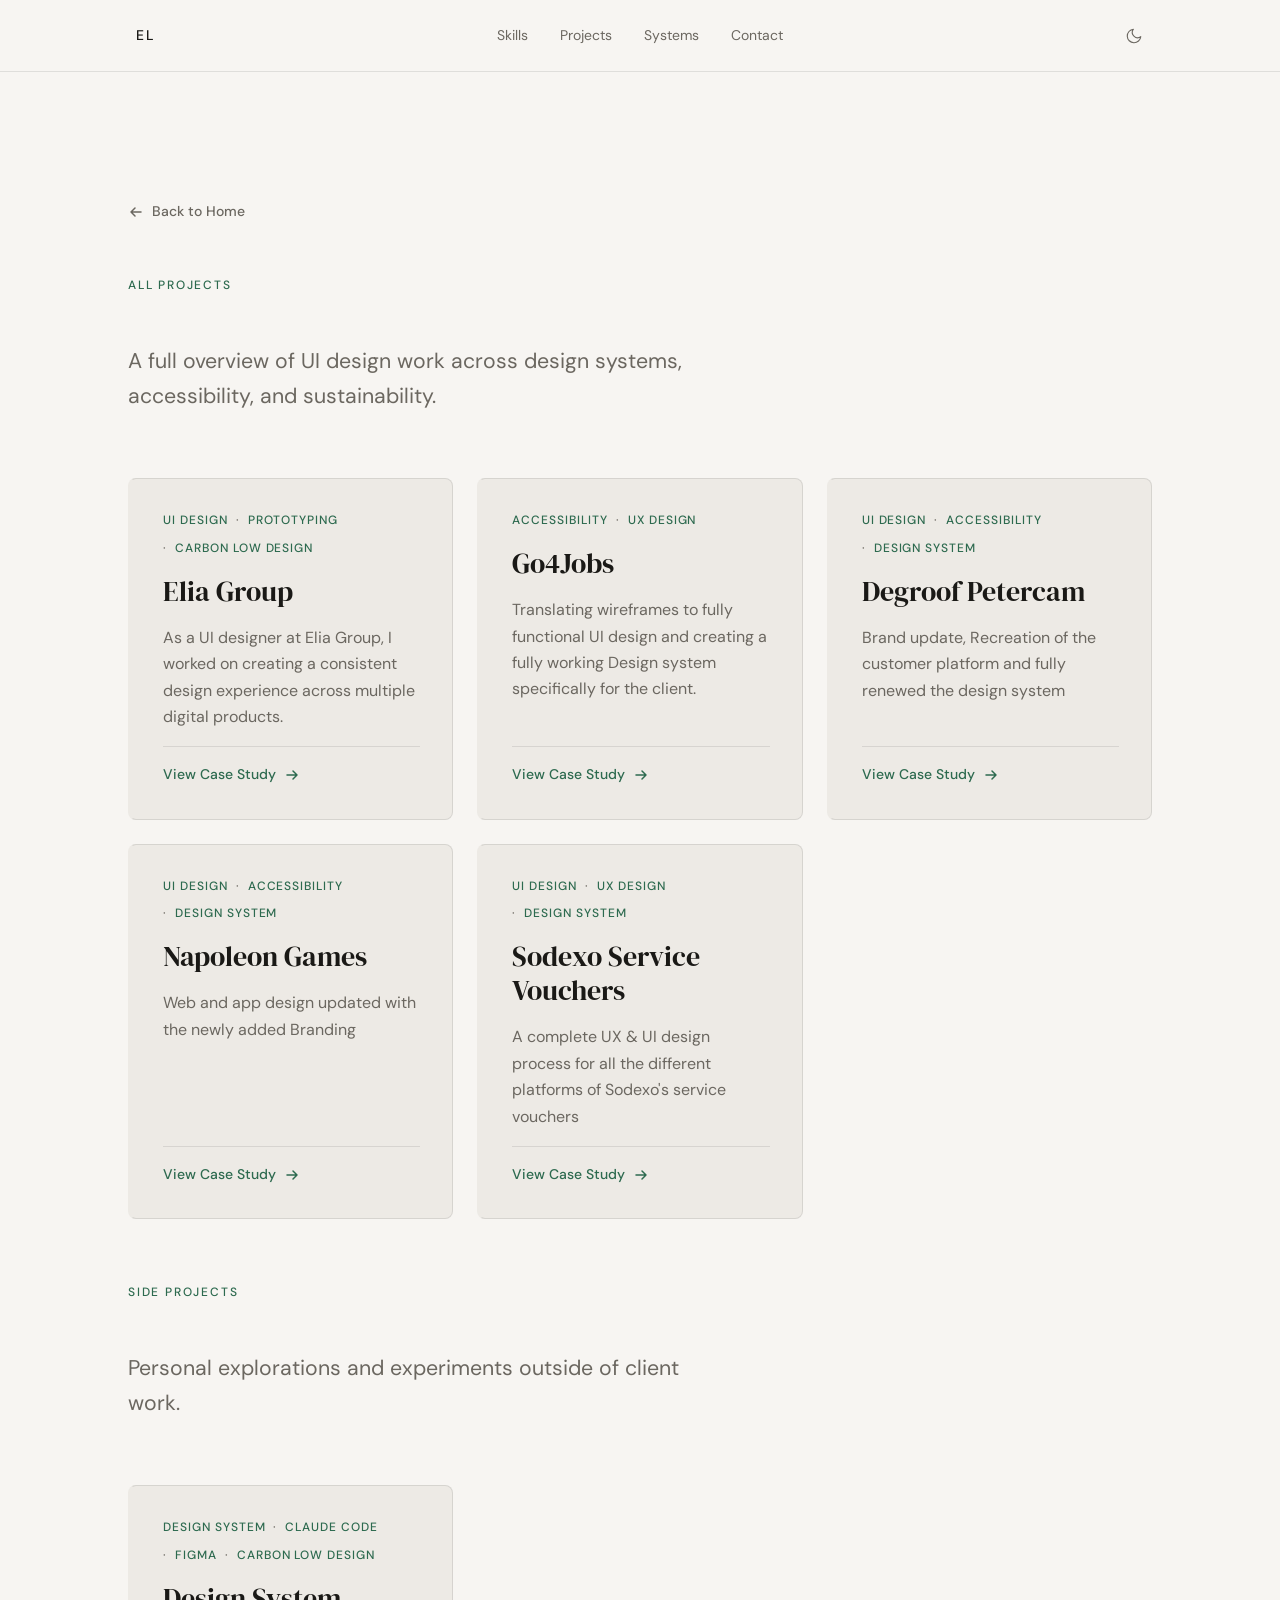
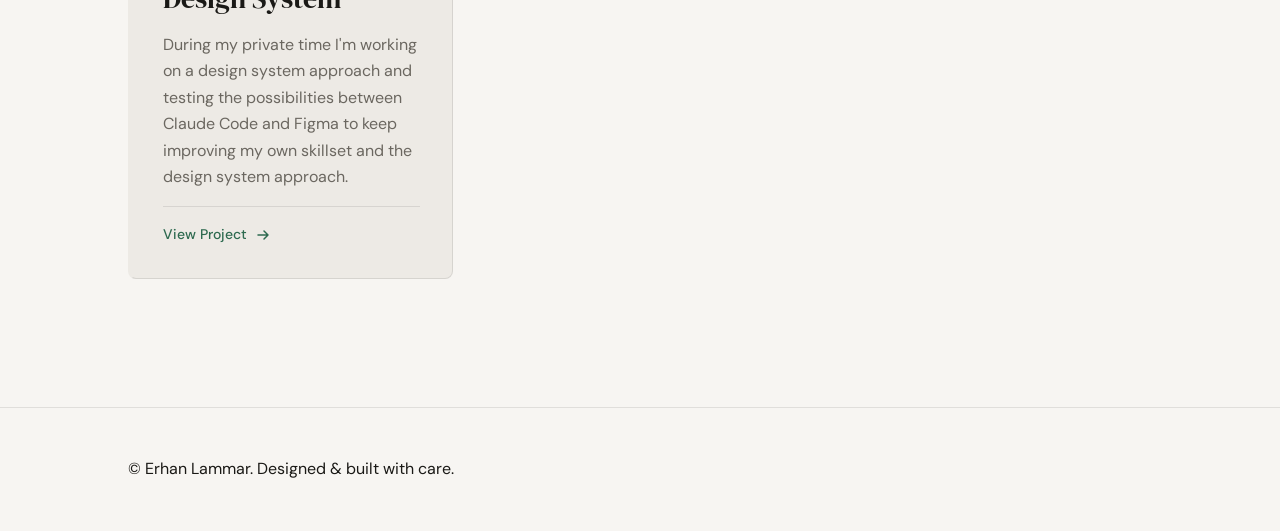
<file: projects/all-projects.html>
<!DOCTYPE html>
<html lang="en">
<head>
  <meta charset="UTF-8" />
  <meta name="viewport" content="width=device-width, initial-scale=1.0" />
  <meta name="description" content="All Projects — Erhan Lammar. A full overview of UI design work across design systems, accessibility, and sustainability." />
  <title>All Projects — Erhan Lammar</title>
  <link rel="preconnect" href="https://fonts.googleapis.com" />
  <link rel="preconnect" href="https://fonts.gstatic.com" crossorigin />
  <link href="https://fonts.googleapis.com/css2?family=DM+Serif+Display:ital@0;1&family=DM+Sans:ital,opsz,wght@0,9..40,300;0,9..40,400;0,9..40,500;1,9..40,300&display=swap" rel="stylesheet" />
  <link rel="stylesheet" href="../styles.css" />
  <script>(function(){var t=localStorage.getItem('theme');if(t)document.documentElement.setAttribute('data-theme',t);})();</script>
</head>
<body>

  <a href="#main-content" class="skip-link">Skip to main content</a>

  <header class="site-header" role="banner">
    <nav class="nav" aria-label="Main navigation">
      <a href="../index.html" class="nav__logo" aria-label="Erhan Lammar — Home">
        <span aria-hidden="true">EL</span>
      </a>
      <ul class="nav__links" role="list">
        <li><a href="../index.html#skills" class="nav__link">Skills</a></li>
        <li><a href="../index.html#projects" class="nav__link">Projects</a></li>
        <li><a href="../index.html#systems" class="nav__link">Systems</a></li>
        <li><a href="../index.html#contact" class="nav__link">Contact</a></li>
      </ul>
      <button class="nav__theme-toggle" id="theme-toggle" aria-label="Switch to dark mode">
        <svg class="icon-sun" width="18" height="18" viewBox="0 0 24 24" fill="none" aria-hidden="true">
          <circle cx="12" cy="12" r="4" stroke="currentColor" stroke-width="1.5"/>
          <path d="M12 2v2M12 20v2M4.22 4.22l1.42 1.42M18.36 18.36l1.42 1.42M2 12h2M20 12h2M4.22 19.78l1.42-1.42M18.36 5.64l1.42-1.42" stroke="currentColor" stroke-width="1.5" stroke-linecap="round"/>
        </svg>
        <svg class="icon-moon" width="18" height="18" viewBox="0 0 24 24" fill="none" aria-hidden="true">
          <path d="M21 12.79A9 9 0 1 1 11.21 3 7 7 0 0 0 21 12.79z" stroke="currentColor" stroke-width="1.5" stroke-linecap="round" stroke-linejoin="round"/>
        </svg>
      </button>
    </nav>
  </header>

  <main id="main-content">

    <section class="section" aria-labelledby="all-projects-heading">
      <div class="container">

        <a href="../index.html" class="back-link">
          <svg width="16" height="16" viewBox="0 0 16 16" fill="none" aria-hidden="true">
            <path d="M13 8H3M7 4l-4 4 4 4" stroke="currentColor" stroke-width="1.5" stroke-linecap="round" stroke-linejoin="round"/>
          </svg>
          Back to Home
        </a>

        <div class="all-projects__header">
          <h1 class="section-label" id="all-projects-heading">All Projects</h1>
          <p class="all-projects__intro">A full overview of UI design work across design systems, accessibility, and sustainability.</p>
        </div>

        <div class="projects__grid">

          <article class="project-card" aria-labelledby="ap-1-title">
            <div class="project-card__inner">
              <div class="project-card__tags" aria-label="Tags">
                <span class="project-tag">UI Design</span>
                <span class="project-tag">Prototyping</span>
                <span class="project-tag">Carbon low design</span>
              </div>
              <h2 class="project-card__title" id="ap-1-title">Elia Group</h2>
              <p class="project-card__desc">
                As a UI designer at Elia Group, I worked on creating a consistent design experience across multiple digital products.
              </p>
              <a href="elia-group.html" class="project-card__link" aria-label="View Elia Group case study">
                View Case Study
                <svg width="16" height="16" viewBox="0 0 16 16" fill="none" aria-hidden="true">
                  <path d="M3 8h10M9 4l4 4-4 4" stroke="currentColor" stroke-width="1.5" stroke-linecap="round" stroke-linejoin="round"/>
                </svg>
              </a>
            </div>
          </article>

          <article class="project-card" aria-labelledby="ap-2-title">
            <div class="project-card__inner">
              <div class="project-card__tags" aria-label="Tags">
                <span class="project-tag">Accessibility</span>
                <span class="project-tag">UX Design</span>
              </div>
              <h2 class="project-card__title" id="ap-2-title">Go4Jobs</h2>
              <p class="project-card__desc">
                Translating wireframes to fully functional UI design and creating a fully working Design system specifically for the client.
              </p>
              <a href="go4jobs.html" class="project-card__link" aria-label="View Go4Jobs case study">
                View Case Study
                <svg width="16" height="16" viewBox="0 0 16 16" fill="none" aria-hidden="true">
                  <path d="M3 8h10M9 4l4 4-4 4" stroke="currentColor" stroke-width="1.5" stroke-linecap="round" stroke-linejoin="round"/>
                </svg>
              </a>
            </div>
          </article>

          <article class="project-card" aria-labelledby="ap-3-title">
            <div class="project-card__inner">
              <div class="project-card__tags" aria-label="Tags">
                <span class="project-tag">UI Design</span>
                <span class="project-tag">Accessibility</span>
                <span class="project-tag">Design System</span>
              </div>
              <h2 class="project-card__title" id="ap-3-title">Degroof Petercam</h2>
              <p class="project-card__desc">
                Brand update, Recreation of the customer platform and fully renewed the design system
              </p>
              <a href="degroofpetercam.html" class="project-card__link" aria-label="View Degroof Petercam case study">
                View Case Study
                <svg width="16" height="16" viewBox="0 0 16 16" fill="none" aria-hidden="true">
                  <path d="M3 8h10M9 4l4 4-4 4" stroke="currentColor" stroke-width="1.5" stroke-linecap="round" stroke-linejoin="round"/>
                </svg>
              </a>
            </div>
          </article>

          <article class="project-card" aria-labelledby="ap-4-title">
            <div class="project-card__inner">
              <div class="project-card__tags" aria-label="Tags">
                <span class="project-tag">UI Design</span>
                <span class="project-tag">Accessibility</span>
                <span class="project-tag">Design System</span>
              </div>
              <h2 class="project-card__title" id="ap-4-title">Napoleon Games</h2>
              <p class="project-card__desc">
                Web and app design updated with the newly added Branding
              </p>
              <a href="napoleon-games.html" class="project-card__link" aria-label="View Napoleon Games case study">
                View Case Study
                <svg width="16" height="16" viewBox="0 0 16 16" fill="none" aria-hidden="true">
                  <path d="M3 8h10M9 4l4 4-4 4" stroke="currentColor" stroke-width="1.5" stroke-linecap="round" stroke-linejoin="round"/>
                </svg>
              </a>
            </div>
          </article>


          <article class="project-card" aria-labelledby="ap-5-title">
            <div class="project-card__inner">
              <div class="project-card__tags" aria-label="Tags">
                <span class="project-tag">UI Design</span>
                <span class="project-tag">UX Design</span>
                <span class="project-tag">Design System</span>
              </div>
              <h2 class="project-card__title" id="ap-5-title">Sodexo Service Vouchers</h2>
              <p class="project-card__desc">
                A complete UX &amp; UI design process for all the different platforms of Sodexo's service vouchers
              </p>
              <a href="sodexo-servicevouchers.html" class="project-card__link" aria-label="View Sodexo Service Vouchers case study">
                View Case Study
                <svg width="16" height="16" viewBox="0 0 16 16" fill="none" aria-hidden="true">
                  <path d="M3 8h10M9 4l4 4-4 4" stroke="currentColor" stroke-width="1.5" stroke-linecap="round" stroke-linejoin="round"/>
                </svg>
              </a>
            </div>
          </article>

        </div>

        <div class="all-projects__header" style="margin-top: 4rem;">
          <h2 class="section-label">Side Projects</h2>
          <p class="all-projects__intro">Personal explorations and experiments outside of client work.</p>
        </div>

        <div class="projects__grid">

          <article class="project-card" aria-labelledby="sp-1-title">
            <div class="project-card__inner">
              <div class="project-card__tags" aria-label="Tags">
                <span class="project-tag">Design System</span>
                <span class="project-tag">Claude Code</span>
                <span class="project-tag">Figma</span>
                <span class="project-tag">Carbon low design</span>
              </div>
              <h3 class="project-card__title" id="sp-1-title">Design System</h3>
              <p class="project-card__desc">
                During my private time I'm working on a design system approach and testing the possibilities between Claude Code and Figma to keep improving my own skillset and the design system approach.
              </p>
              <a href="https://design-system-indol-one.vercel.app/" class="project-card__link" target="_blank" rel="noopener noreferrer" aria-label="View Design System project (opens in new tab)">
                View Project
                <svg width="16" height="16" viewBox="0 0 16 16" fill="none" aria-hidden="true">
                  <path d="M3 8h10M9 4l4 4-4 4" stroke="currentColor" stroke-width="1.5" stroke-linecap="round" stroke-linejoin="round"/>
                </svg>
              </a>
            </div>
          </article>

        </div>
      </div>
    </section>

  </main>

  <footer class="site-footer" role="contentinfo">
    <div class="container footer__inner">
      <p class="footer__copy">&copy; Erhan Lammar. Designed &amp; built with care.</p>
    </div>
  </footer>

  <script>
    document.getElementById('year').textContent = new Date().getFullYear();
  </script>

</body>
</html>
</file>
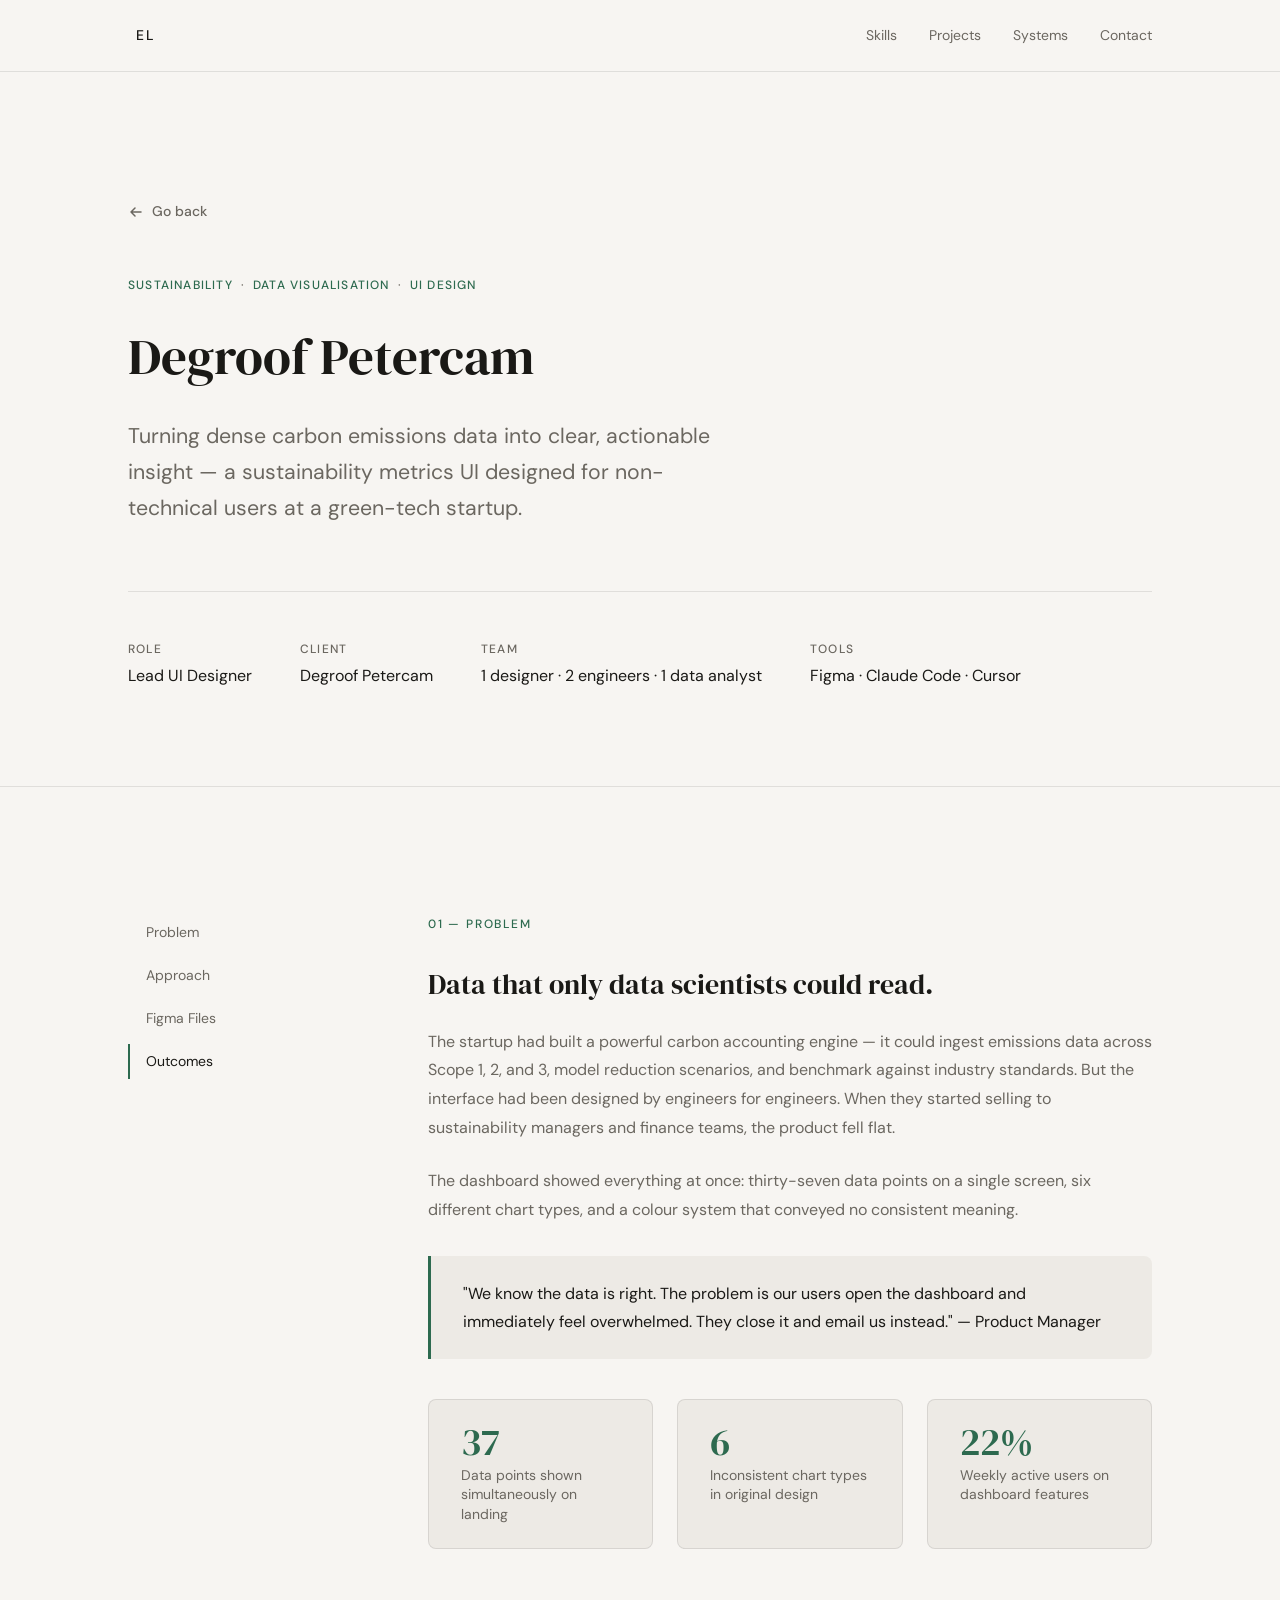
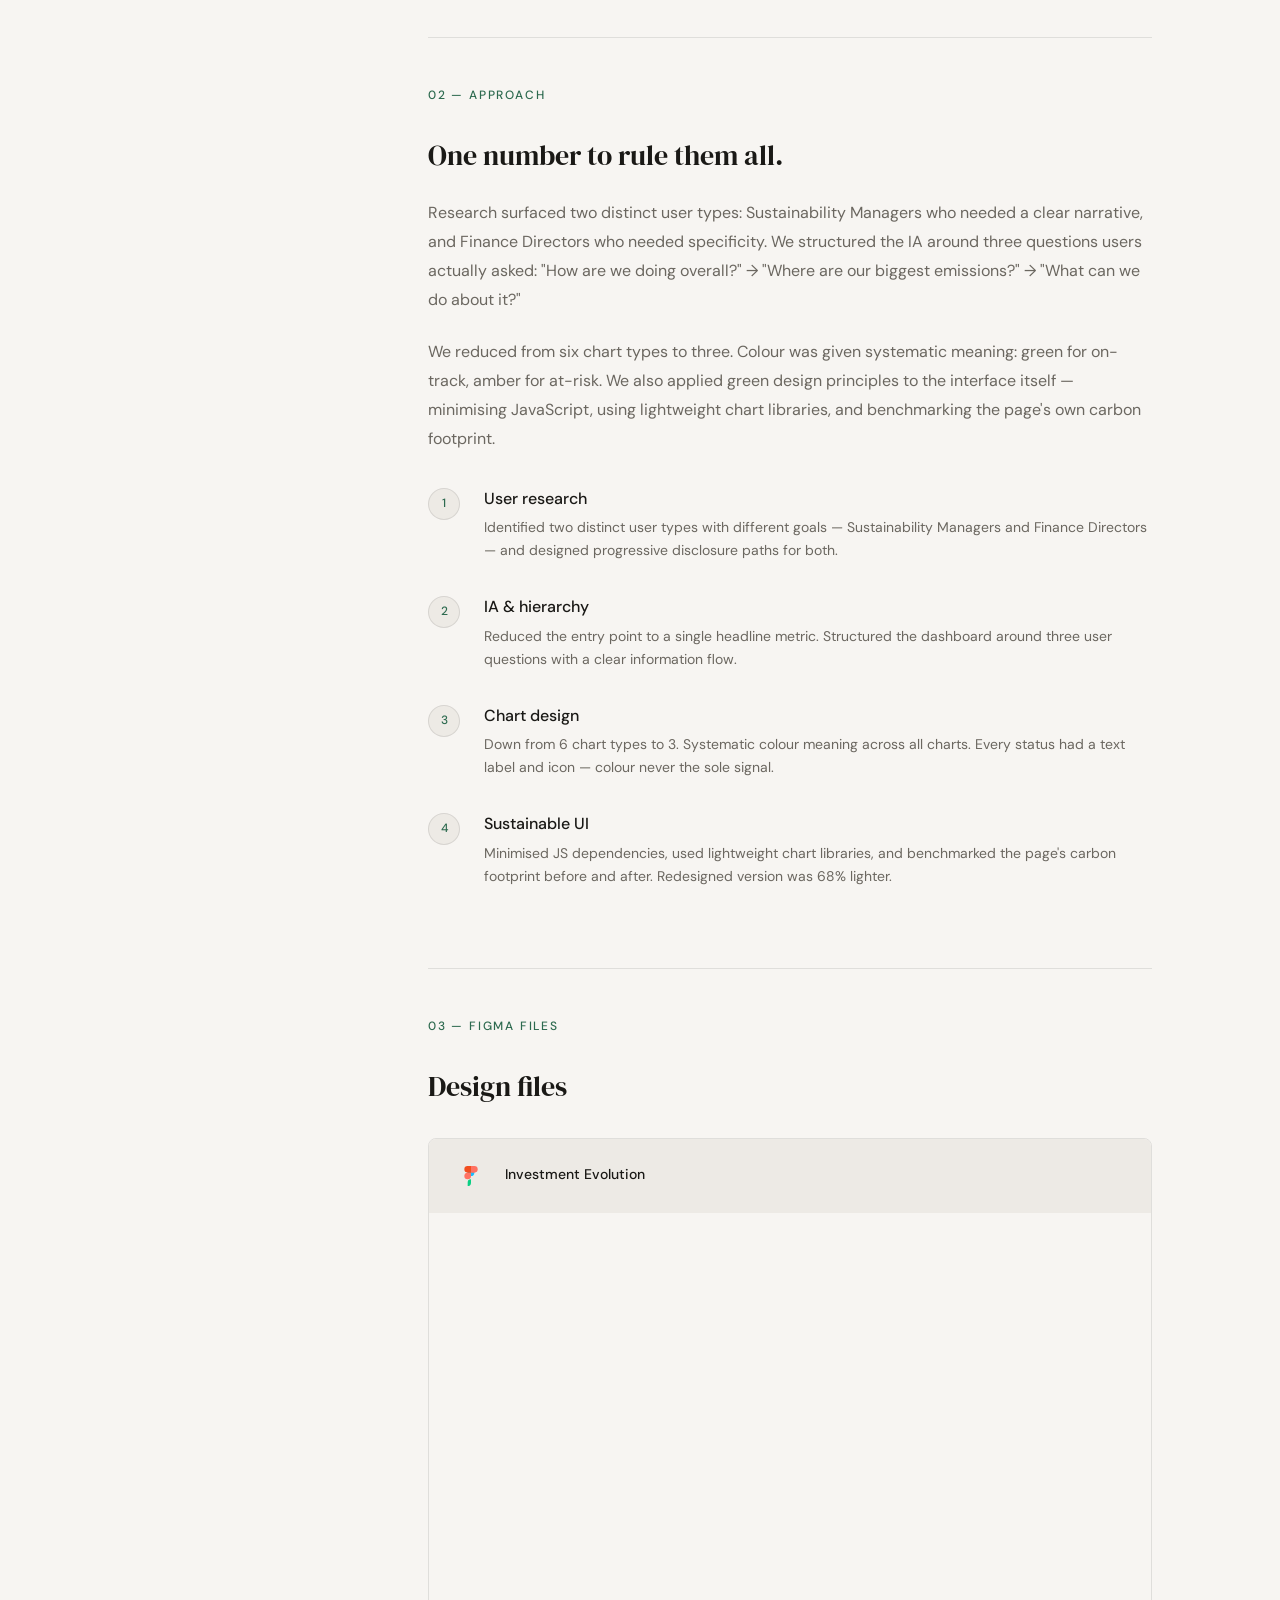
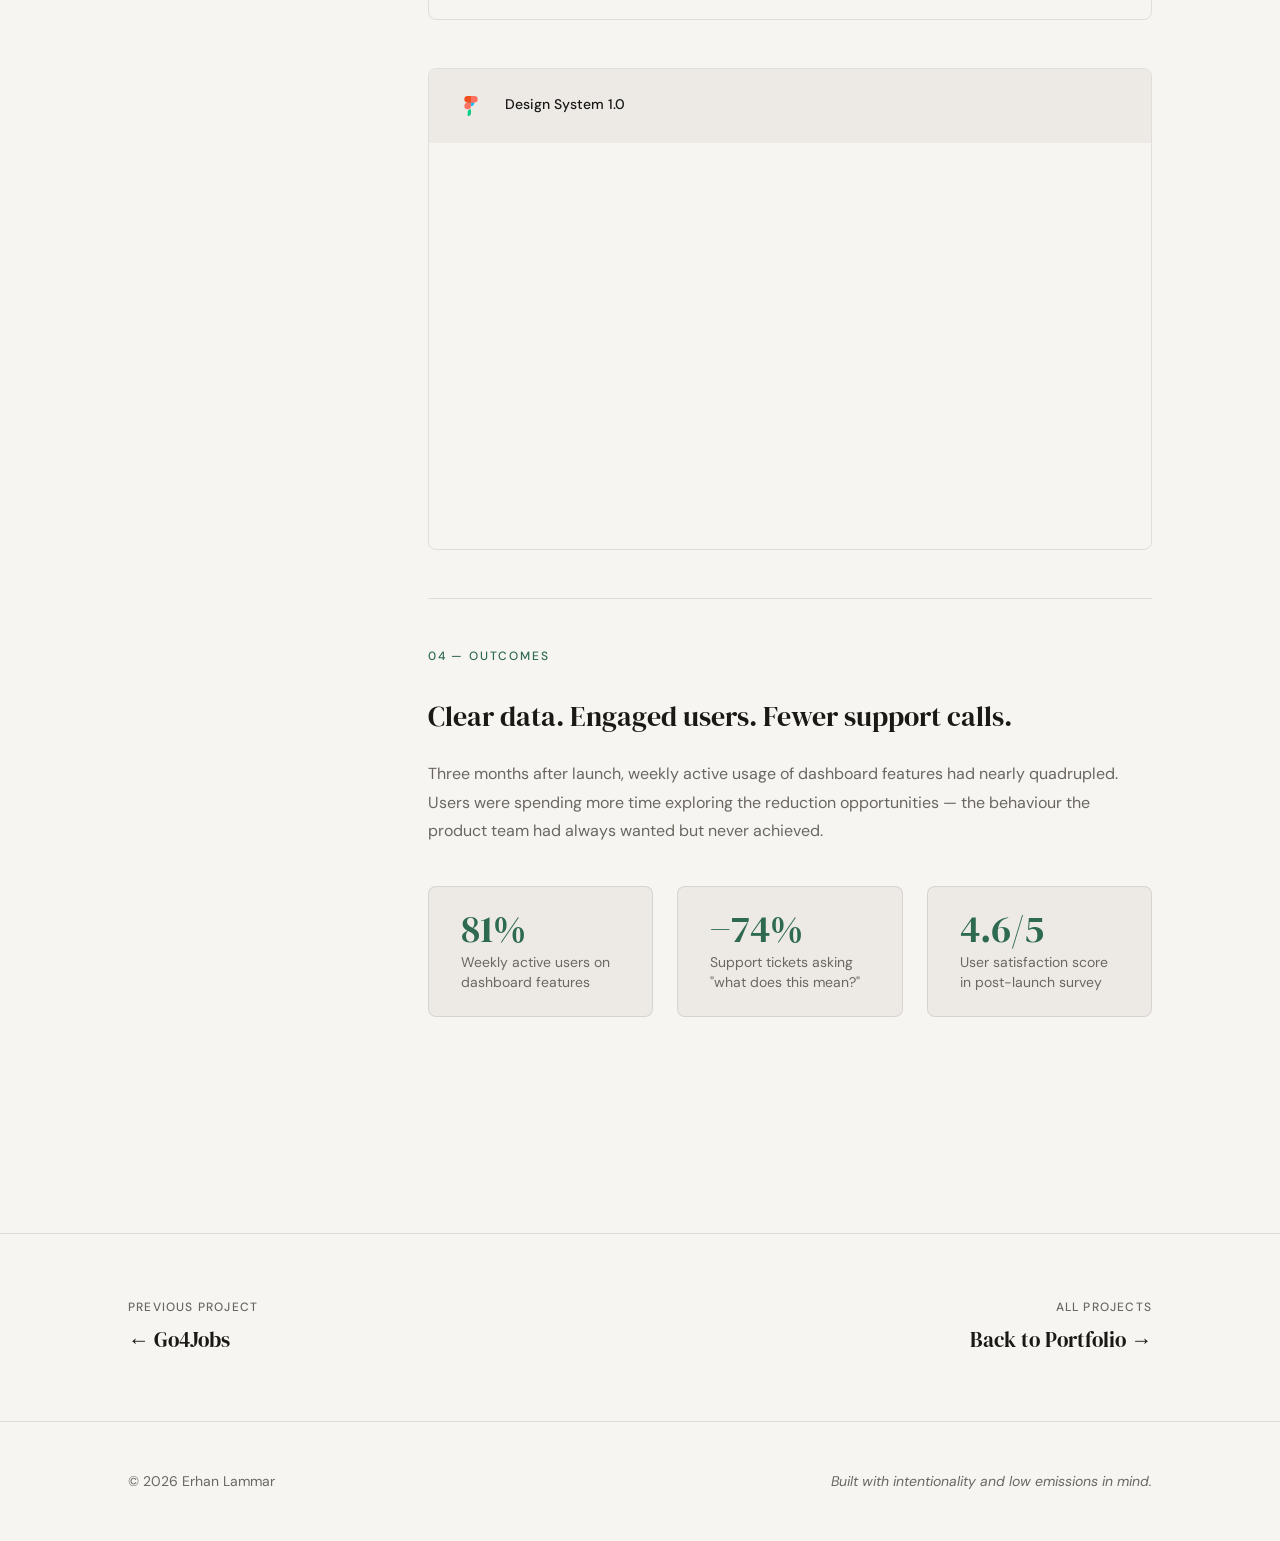
<file: projects/carbon-footprint-dashboard.html>
<!DOCTYPE html>
<html lang="en">
<head>
  <meta charset="UTF-8" />
  <meta name="viewport" content="width=device-width, initial-scale=1.0" />
  <meta name="description" content="Degroof Petercam — Case Study by Erhan Lammar. UI design for investment evolution and design system." />
  <title>Degroof Petercam — Erhan Lammar</title>
  <link rel="preconnect" href="https://fonts.googleapis.com" />
  <link rel="preconnect" href="https://fonts.gstatic.com" crossorigin />
  <link href="https://fonts.googleapis.com/css2?family=DM+Serif+Display:ital@0;1&family=DM+Sans:ital,opsz,wght@0,9..40,300;0,9..40,400;0,9..40,500;1,9..40,300&display=swap" rel="stylesheet" />
  <link rel="stylesheet" href="../styles.css" />
</head>
<body>

  <a href="#main-content" class="skip-link">Skip to main content</a>

  <header class="site-header" role="banner">
    <nav class="nav" aria-label="Main navigation">
      <a href="../index.html" class="nav__logo" aria-label="Erhan Lammar — Home">
        <span aria-hidden="true">EL</span>
      </a>
      <ul class="nav__links" role="list">
        <li><a href="../index.html#skills" class="nav__link">Skills</a></li>
        <li><a href="../index.html#projects" class="nav__link">Projects</a></li>
        <li><a href="../index.html#systems" class="nav__link">Systems</a></li>
        <li><a href="../index.html#contact" class="nav__link">Contact</a></li>
      </ul>
    </nav>
  </header>

  <main id="main-content">

    <section class="cs-hero" aria-labelledby="cs-title">
      <div class="container reveal">

        <div class="cs-hero__back">
          <a href="../index.html#projects" class="back-link" aria-label="Go back">
            <svg width="16" height="16" viewBox="0 0 16 16" fill="none" aria-hidden="true">
              <path d="M13 8H3M7 4L3 8l4 4" stroke="currentColor" stroke-width="1.5" stroke-linecap="round" stroke-linejoin="round"/>
            </svg>
            Go back
          </a>
        </div>

        <div class="cs-hero__tags">
          <span class="cs-hero__tag">Sustainability</span>
          <span class="cs-hero__tag">Data Visualisation</span>
          <span class="cs-hero__tag">UI Design</span>
        </div>

        <h1 class="cs-hero__title" id="cs-title">Degroof Petercam</h1>
        <p class="cs-hero__summary">
          Turning dense carbon emissions data into clear, actionable insight — a sustainability metrics UI designed for non-technical users at a green-tech startup.
        </p>

        <dl class="cs-hero__meta">
          <div class="cs-meta-item">
            <dt class="cs-meta-item__label">Role</dt>
            <dd class="cs-meta-item__value">Lead UI Designer</dd>
          </div>
          <div class="cs-meta-item">
            <dt class="cs-meta-item__label">Client</dt>
            <dd class="cs-meta-item__value">Degroof Petercam</dd>
          </div>
          <div class="cs-meta-item">
            <dt class="cs-meta-item__label">Team</dt>
            <dd class="cs-meta-item__value">1 designer · 2 engineers · 1 data analyst</dd>
          </div>
          <div class="cs-meta-item">
            <dt class="cs-meta-item__label">Tools</dt>
            <dd class="cs-meta-item__value">Figma · Claude Code · Cursor</dd>
          </div>
        </dl>

      </div>
    </section>

    <div class="cs-body">
      <div class="container">
        <div class="cs-body__grid">

          <aside class="cs-sidebar" aria-label="Case study sections">
            <a href="#problem" class="cs-sidebar__link">Problem</a>
            <a href="#approach" class="cs-sidebar__link">Approach</a>
            <a href="#figma-files" class="cs-sidebar__link">Figma Files</a>
            <a href="#outcomes" class="cs-sidebar__link">Outcomes</a>
          </aside>

          <div class="cs-content">

            <section class="cs-section reveal" id="problem" aria-labelledby="problem-heading">
              <p class="cs-section__label">01 — Problem</p>
              <h2 class="cs-section__heading" id="problem-heading">Data that only data scientists could read.</h2>
              <div class="cs-section__body">
                <p>The startup had built a powerful carbon accounting engine — it could ingest emissions data across Scope 1, 2, and 3, model reduction scenarios, and benchmark against industry standards. But the interface had been designed by engineers for engineers. When they started selling to sustainability managers and finance teams, the product fell flat.</p>
                <p>The dashboard showed everything at once: thirty-seven data points on a single screen, six different chart types, and a colour system that conveyed no consistent meaning.</p>
              </div>

              <div class="cs-callout">
                <p>"We know the data is right. The problem is our users open the dashboard and immediately feel overwhelmed. They close it and email us instead." — Product Manager</p>
              </div>

              <div class="cs-stats">
                <div class="cs-stat">
                  <p class="cs-stat__value">37</p>
                  <p class="cs-stat__label">Data points shown simultaneously on landing</p>
                </div>
                <div class="cs-stat">
                  <p class="cs-stat__value">6</p>
                  <p class="cs-stat__label">Inconsistent chart types in original design</p>
                </div>
                <div class="cs-stat">
                  <p class="cs-stat__value">22%</p>
                  <p class="cs-stat__label">Weekly active users on dashboard features</p>
                </div>
              </div>
            </section>

            <section class="cs-section reveal" id="approach" aria-labelledby="approach-heading">
              <p class="cs-section__label">02 — Approach</p>
              <h2 class="cs-section__heading" id="approach-heading">One number to rule them all.</h2>
              <div class="cs-section__body">
                <p>Research surfaced two distinct user types: Sustainability Managers who needed a clear narrative, and Finance Directors who needed specificity. We structured the IA around three questions users actually asked: "How are we doing overall?" → "Where are our biggest emissions?" → "What can we do about it?"</p>
                <p>We reduced from six chart types to three. Colour was given systematic meaning: green for on-track, amber for at-risk. We also applied green design principles to the interface itself — minimising JavaScript, using lightweight chart libraries, and benchmarking the page's own carbon footprint.</p>
              </div>

              <div class="cs-steps">
                <div class="cs-step">
                  <span class="cs-step__num" aria-hidden="true">1</span>
                  <div class="cs-step__content">
                    <h4>User research</h4>
                    <p>Identified two distinct user types with different goals — Sustainability Managers and Finance Directors — and designed progressive disclosure paths for both.</p>
                  </div>
                </div>
                <div class="cs-step">
                  <span class="cs-step__num" aria-hidden="true">2</span>
                  <div class="cs-step__content">
                    <h4>IA & hierarchy</h4>
                    <p>Reduced the entry point to a single headline metric. Structured the dashboard around three user questions with a clear information flow.</p>
                  </div>
                </div>
                <div class="cs-step">
                  <span class="cs-step__num" aria-hidden="true">3</span>
                  <div class="cs-step__content">
                    <h4>Chart design</h4>
                    <p>Down from 6 chart types to 3. Systematic colour meaning across all charts. Every status had a text label and icon — colour never the sole signal.</p>
                  </div>
                </div>
                <div class="cs-step">
                  <span class="cs-step__num" aria-hidden="true">4</span>
                  <div class="cs-step__content">
                    <h4>Sustainable UI</h4>
                    <p>Minimised JS dependencies, used lightweight chart libraries, and benchmarked the page's carbon footprint before and after. Redesigned version was 68% lighter.</p>
                  </div>
                </div>
              </div>
            </section>

            <section class="cs-section reveal" id="figma-files" aria-labelledby="figma-heading">
              <p class="cs-section__label">03 — Figma Files</p>
              <h2 class="cs-section__heading" id="figma-heading">Design files</h2>

              <div class="cs-figma-files">

                <div class="cs-figma-file">
                  <div class="cs-figma-file__header">
                    <svg class="cs-figma-file__icon" width="20" height="20" viewBox="0 0 38 57" fill="none" aria-hidden="true">
                      <path d="M19 28.5A9.5 9.5 0 1 1 28.5 19 9.5 9.5 0 0 1 19 28.5z" fill="#1ABCFE"/>
                      <path d="M9.5 47.5A9.5 9.5 0 0 1 19 38v9.5a9.5 9.5 0 0 1-9.5 9.5z" fill="#0ACF83"/>
                      <path d="M0 28.5A9.5 9.5 0 0 1 9.5 19H19v9.5A9.5 9.5 0 0 1 9.5 38 9.5 9.5 0 0 1 0 28.5z" fill="#FF7262"/>
                      <path d="M0 9.5A9.5 9.5 0 0 1 9.5 0H19v19H9.5A9.5 9.5 0 0 1 0 9.5z" fill="#F24E1E"/>
                      <path d="M19 0h9.5a9.5 9.5 0 0 1 0 19H19z" fill="#FF7262"/>
                    </svg>
                    <div>
                      <p class="cs-figma-file__name">Investment Evolution</p>
                      <a href="https://www.figma.com/design/Ur5UqNdfGPD0rXv11Gc4MR/Investment---evolution?node-id=1-271&t=l48PeOors8O9WQA1-1" class="cs-figma-file__link" target="_blank" rel="noopener noreferrer">Open in Figma →</a>
                    </div>
                  </div>
                  <div class="cs-figma-embed">
                    <iframe src="https://www.figma.com/embed?embed_host=share&url=https://www.figma.com/design/Ur5UqNdfGPD0rXv11Gc4MR/Investment---evolution?node-id=1-271&t=l48PeOors8O9WQA1-1" allowfullscreen loading="lazy" title="Degroof Petercam Investment Evolution — Figma design file"></iframe>
                  </div>
                </div>

                <div class="cs-figma-file">
                  <div class="cs-figma-file__header">
                    <svg class="cs-figma-file__icon" width="20" height="20" viewBox="0 0 38 57" fill="none" aria-hidden="true">
                      <path d="M19 28.5A9.5 9.5 0 1 1 28.5 19 9.5 9.5 0 0 1 19 28.5z" fill="#1ABCFE"/>
                      <path d="M9.5 47.5A9.5 9.5 0 0 1 19 38v9.5a9.5 9.5 0 0 1-9.5 9.5z" fill="#0ACF83"/>
                      <path d="M0 28.5A9.5 9.5 0 0 1 9.5 19H19v9.5A9.5 9.5 0 0 1 9.5 38 9.5 9.5 0 0 1 0 28.5z" fill="#FF7262"/>
                      <path d="M0 9.5A9.5 9.5 0 0 1 9.5 0H19v19H9.5A9.5 9.5 0 0 1 0 9.5z" fill="#F24E1E"/>
                      <path d="M19 0h9.5a9.5 9.5 0 0 1 0 19H19z" fill="#FF7262"/>
                    </svg>
                    <div>
                      <p class="cs-figma-file__name">Design System 1.0</p>
                      <a href="https://www.figma.com/design/BAguh6VVa8h8h5rDxrqQUL/Design-system-1.0?node-id=0-1&t=UbPZy7MkUebYOFxY-1" class="cs-figma-file__link" target="_blank" rel="noopener noreferrer">Open in Figma →</a>
                    </div>
                  </div>
                  <div class="cs-figma-embed">
                    <iframe src="https://www.figma.com/embed?embed_host=share&url=https://www.figma.com/design/BAguh6VVa8h8h5rDxrqQUL/Design-system-1.0?node-id=0-1&t=UbPZy7MkUebYOFxY-1" allowfullscreen loading="lazy" title="Degroof Petercam Design System 1.0 — Figma design file"></iframe>
                  </div>
                </div>

              </div>
            </section>

            <section class="cs-section reveal" id="outcomes" aria-labelledby="outcomes-heading">
              <p class="cs-section__label">04 — Outcomes</p>
              <h2 class="cs-section__heading" id="outcomes-heading">Clear data. Engaged users. Fewer support calls.</h2>
              <div class="cs-section__body">
                <p>Three months after launch, weekly active usage of dashboard features had nearly quadrupled. Users were spending more time exploring the reduction opportunities — the behaviour the product team had always wanted but never achieved.</p>
              </div>

              <div class="cs-stats">
                <div class="cs-stat">
                  <p class="cs-stat__value">81%</p>
                  <p class="cs-stat__label">Weekly active users on dashboard features</p>
                </div>
                <div class="cs-stat">
                  <p class="cs-stat__value">−74%</p>
                  <p class="cs-stat__label">Support tickets asking "what does this mean?"</p>
                </div>
                <div class="cs-stat">
                  <p class="cs-stat__value">4.6/5</p>
                  <p class="cs-stat__label">User satisfaction score in post-launch survey</p>
                </div>
              </div>
            </section>

          </div>
        </div>
      </div>
    </div>

  </main>

  <nav class="cs-project-nav" aria-label="Project navigation">
    <div class="container">
      <a href="accessible-onboarding.html" class="cs-project-nav__link">
        <span class="cs-project-nav__dir">Previous Project</span>
        <span class="cs-project-nav__title">← Go4Jobs</span>
      </a>
      <a href="../index.html#projects" class="cs-project-nav__link cs-project-nav__link--next">
        <span class="cs-project-nav__dir">All Projects</span>
        <span class="cs-project-nav__title">Back to Portfolio →</span>
      </a>
    </div>
  </nav>

  <footer class="site-footer" role="contentinfo">
    <div class="container">
      <p class="site-footer__copy">&copy; <span class="year"></span> Erhan Lammar</p>
      <p class="site-footer__note">Built with intentionality and low emissions in mind.</p>
    </div>
  </footer>

  <script src="../main.js"></script>
  <script>
    document.querySelectorAll('.year').forEach(el => el.textContent = new Date().getFullYear());
    const sidebarLinks = document.querySelectorAll('.cs-sidebar__link');
    const csSections = document.querySelectorAll('.cs-section[id]');
    const sidebarObserver = new IntersectionObserver(entries => {
      entries.forEach(entry => {
        if (entry.isIntersecting) {
          sidebarLinks.forEach(l => l.classList.remove('is-active'));
          const active = document.querySelector(`.cs-sidebar__link[href="#${entry.target.id}"]`);
          if (active) active.classList.add('is-active');
        }
      });
    }, { threshold: 0.4 });
    csSections.forEach(s => sidebarObserver.observe(s));
  </script>
</body>
</html>
</file>
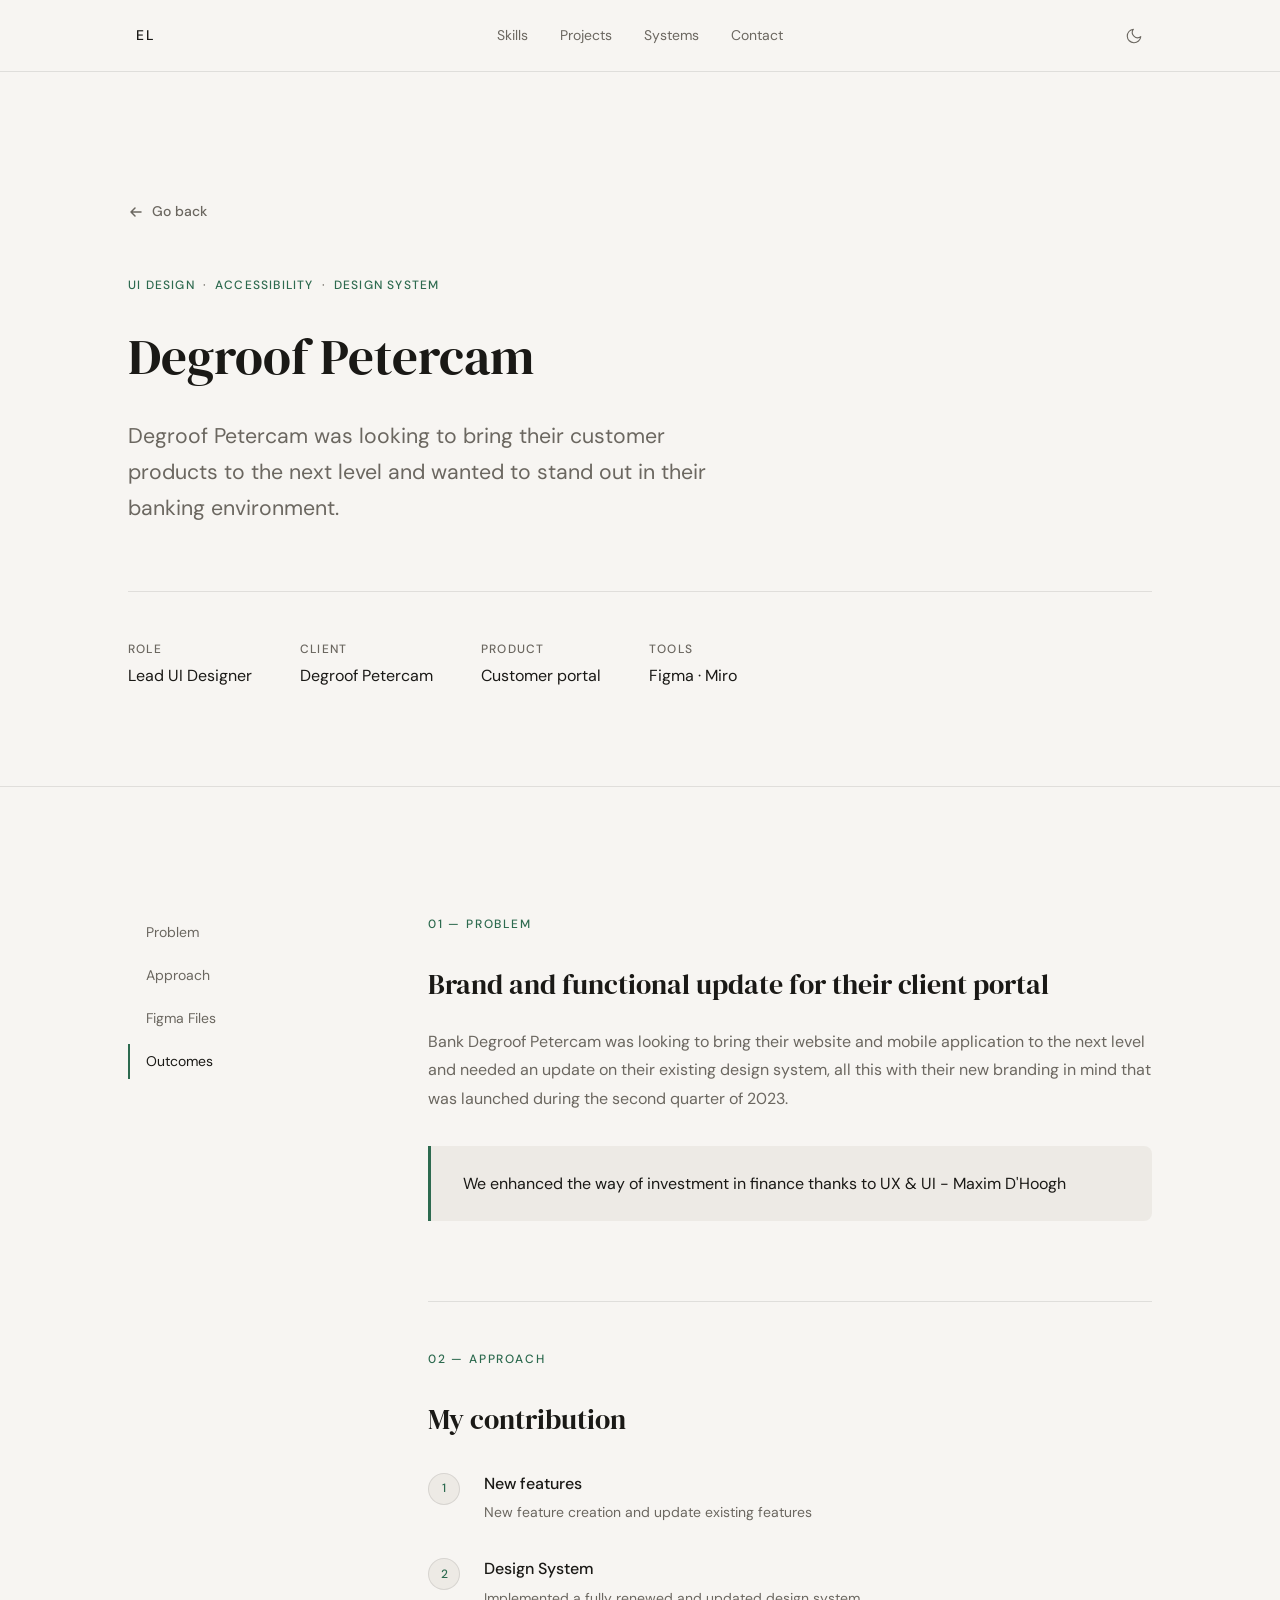
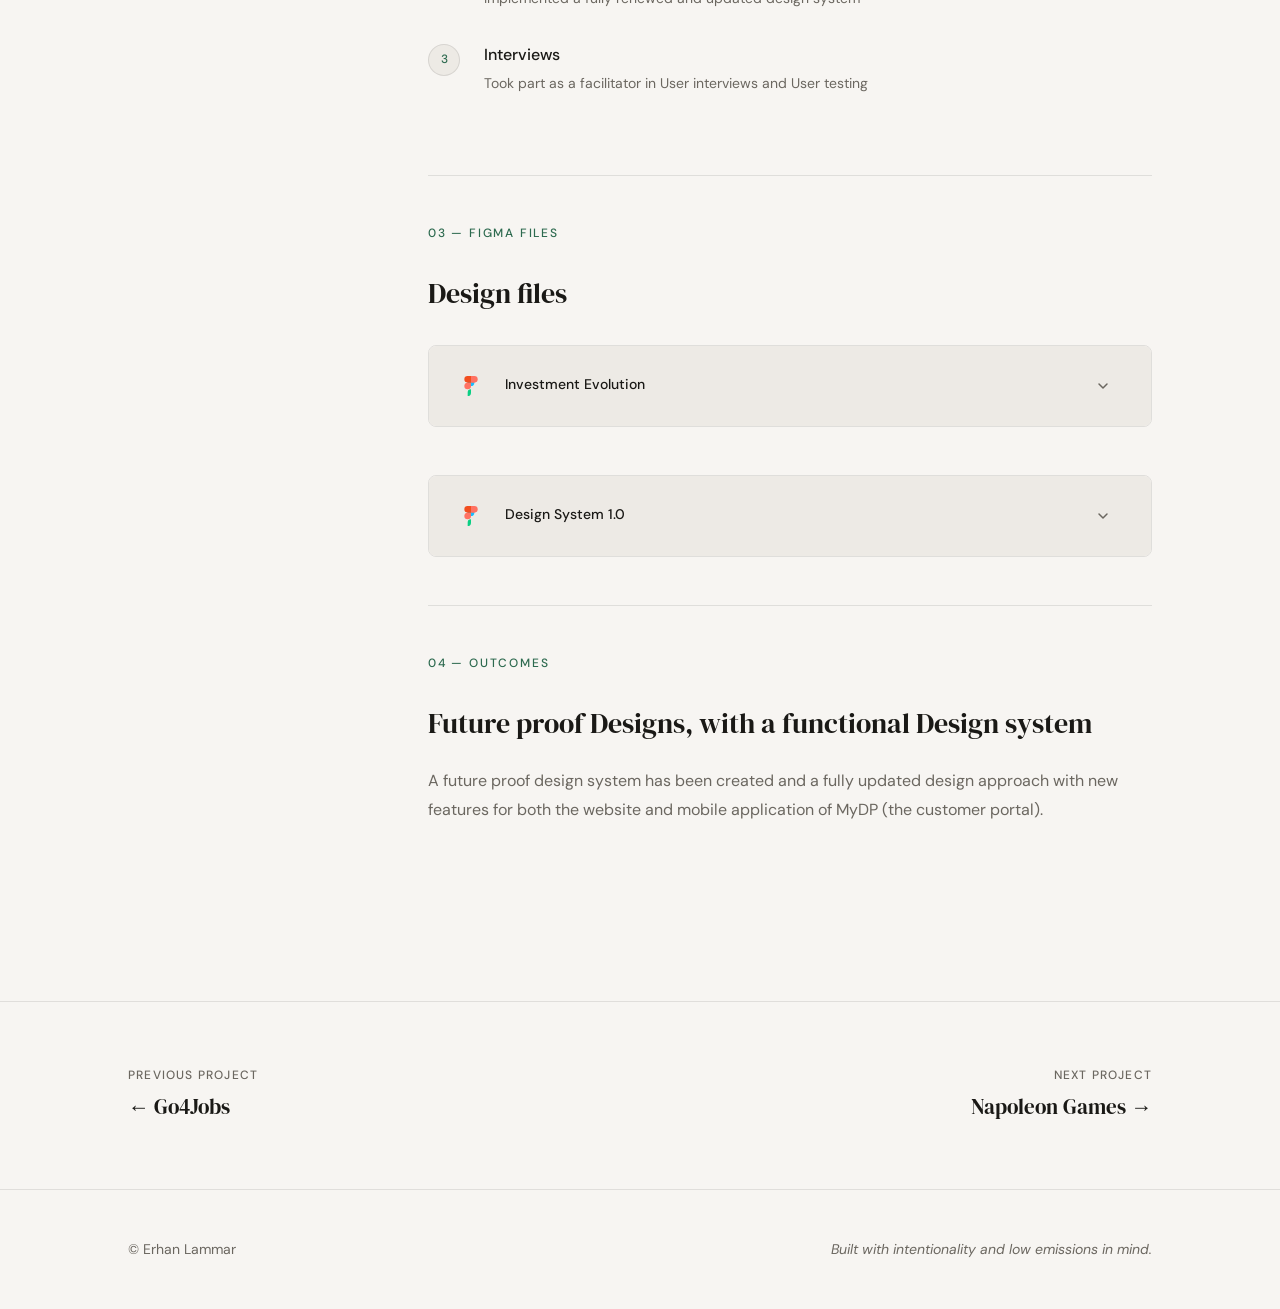
<file: projects/degroofpetercam.html>
<!DOCTYPE html>
<html lang="en">
<head>
  <meta charset="UTF-8" />
  <meta name="viewport" content="width=device-width, initial-scale=1.0" />
  <meta name="description" content="Degroof Petercam — Case Study by Erhan Lammar. UI design for investment evolution and design system." />
  <title>Degroof Petercam — Erhan Lammar</title>
  <link rel="preconnect" href="https://fonts.googleapis.com" />
  <link rel="preconnect" href="https://fonts.gstatic.com" crossorigin />
  <link href="https://fonts.googleapis.com/css2?family=DM+Serif+Display:ital@0;1&family=DM+Sans:ital,opsz,wght@0,9..40,300;0,9..40,400;0,9..40,500;1,9..40,300&display=swap" rel="stylesheet" />
  <link rel="stylesheet" href="../styles.css" />
  <script>(function(){var t=localStorage.getItem('theme');if(t)document.documentElement.setAttribute('data-theme',t);})();</script>
</head>
<body>

  <a href="#main-content" class="skip-link">Skip to main content</a>

  <header class="site-header" role="banner">
    <nav class="nav" aria-label="Main navigation">
      <a href="../index.html" class="nav__logo" aria-label="Erhan Lammar — Home">
        <span aria-hidden="true">EL</span>
      </a>
      <ul class="nav__links" role="list">
        <li><a href="../index.html#skills" class="nav__link">Skills</a></li>
        <li><a href="../index.html#projects" class="nav__link">Projects</a></li>
        <li><a href="../index.html#systems" class="nav__link">Systems</a></li>
        <li><a href="../index.html#contact" class="nav__link">Contact</a></li>
      </ul>
      <button class="nav__theme-toggle" id="theme-toggle" aria-label="Switch to dark mode">
        <svg class="icon-sun" width="18" height="18" viewBox="0 0 24 24" fill="none" aria-hidden="true">
          <circle cx="12" cy="12" r="4" stroke="currentColor" stroke-width="1.5"/>
          <path d="M12 2v2M12 20v2M4.22 4.22l1.42 1.42M18.36 18.36l1.42 1.42M2 12h2M20 12h2M4.22 19.78l1.42-1.42M18.36 5.64l1.42-1.42" stroke="currentColor" stroke-width="1.5" stroke-linecap="round"/>
        </svg>
        <svg class="icon-moon" width="18" height="18" viewBox="0 0 24 24" fill="none" aria-hidden="true">
          <path d="M21 12.79A9 9 0 1 1 11.21 3 7 7 0 0 0 21 12.79z" stroke="currentColor" stroke-width="1.5" stroke-linecap="round" stroke-linejoin="round"/>
        </svg>
      </button>
    </nav>
  </header>

  <main id="main-content">

    <section class="cs-hero" aria-labelledby="cs-title">
      <div class="container reveal">

        <div class="cs-hero__back">
          <a href="../index.html#projects" class="back-link" aria-label="Go back">
            <svg width="16" height="16" viewBox="0 0 16 16" fill="none" aria-hidden="true">
              <path d="M13 8H3M7 4L3 8l4 4" stroke="currentColor" stroke-width="1.5" stroke-linecap="round" stroke-linejoin="round"/>
            </svg>
            Go back
          </a>
        </div>

        <div class="cs-hero__tags">
          <span class="cs-hero__tag">UI Design</span>
          <span class="cs-hero__tag">Accessibility</span>
          <span class="cs-hero__tag">Design System</span>
        </div>

        <h1 class="cs-hero__title" id="cs-title">Degroof Petercam</h1>
        <p class="cs-hero__summary">
          Degroof Petercam was looking to bring their customer products to the next level and wanted to stand out in their banking environment.
        </p>

        <dl class="cs-hero__meta">
          <div class="cs-meta-item">
            <dt class="cs-meta-item__label">Role</dt>
            <dd class="cs-meta-item__value">Lead UI Designer</dd>
          </div>
          <div class="cs-meta-item">
            <dt class="cs-meta-item__label">Client</dt>
            <dd class="cs-meta-item__value">Degroof Petercam</dd>
          </div>
          <div class="cs-meta-item">
            <dt class="cs-meta-item__label">Product</dt>
            <dd class="cs-meta-item__value">Customer portal</dd>
          </div>
          <div class="cs-meta-item">
            <dt class="cs-meta-item__label">Tools</dt>
            <dd class="cs-meta-item__value">Figma · Miro</dd>
          </div>
        </dl>

      </div>
    </section>

    <div class="cs-body">
      <div class="container">
        <div class="cs-body__grid">

          <aside class="cs-sidebar" aria-label="Case study sections">
            <a href="#problem" class="cs-sidebar__link">Problem</a>
            <a href="#approach" class="cs-sidebar__link">Approach</a>
            <a href="#figma-files" class="cs-sidebar__link">Figma Files</a>
            <a href="#outcomes" class="cs-sidebar__link">Outcomes</a>
          </aside>

          <div class="cs-content">

            <section class="cs-section reveal" id="problem" aria-labelledby="problem-heading">
              <p class="cs-section__label">01 — Problem</p>
              <h2 class="cs-section__heading" id="problem-heading">Brand and functional update for their client portal</h2>
              <div class="cs-section__body">
                <p>Bank Degroof Petercam was looking to bring their website and mobile application to the next level and needed an update on their existing design system, all this with their new branding in mind that was launched during the second quarter of 2023.</p>
              </div>

              <div class="cs-callout">
                <p>We enhanced the way of investment in finance thanks to UX &amp; UI - Maxim D'Hoogh</p>
              </div>

            </section>

            <section class="cs-section reveal" id="approach" aria-labelledby="approach-heading">
              <p class="cs-section__label">02 — Approach</p>
              <h2 class="cs-section__heading" id="approach-heading">My contribution</h2>

              <div class="cs-steps">
                <div class="cs-step">
                  <span class="cs-step__num" aria-hidden="true">1</span>
                  <div class="cs-step__content">
                    <h4>New features</h4>
                    <p>New feature creation and update existing features</p>
                  </div>
                </div>
                <div class="cs-step">
                  <span class="cs-step__num" aria-hidden="true">2</span>
                  <div class="cs-step__content">
                    <h4>Design System</h4>
                    <p>Implemented a fully renewed and updated design system</p>
                  </div>
                </div>
                <div class="cs-step">
                  <span class="cs-step__num" aria-hidden="true">3</span>
                  <div class="cs-step__content">
                    <h4>Interviews</h4>
                    <p>Took part as a facilitator in User interviews and User testing</p>
                  </div>
                </div>
              </div>
            </section>

            <section class="cs-section reveal" id="figma-files" aria-labelledby="figma-heading">
              <p class="cs-section__label">03 — Figma Files</p>
              <h2 class="cs-section__heading" id="figma-heading">Design files</h2>

              <div class="cs-figma-files">

                <div class="cs-figma-file">
                  <div class="cs-figma-file__header">
                    <svg class="cs-figma-file__icon" width="20" height="20" viewBox="0 0 38 57" fill="none" aria-hidden="true">
                      <path d="M19 28.5A9.5 9.5 0 1 1 28.5 19 9.5 9.5 0 0 1 19 28.5z" fill="#1ABCFE"/>
                      <path d="M9.5 47.5A9.5 9.5 0 0 1 19 38v9.5a9.5 9.5 0 0 1-9.5 9.5z" fill="#0ACF83"/>
                      <path d="M0 28.5A9.5 9.5 0 0 1 9.5 19H19v9.5A9.5 9.5 0 0 1 9.5 38 9.5 9.5 0 0 1 0 28.5z" fill="#FF7262"/>
                      <path d="M0 9.5A9.5 9.5 0 0 1 9.5 0H19v19H9.5A9.5 9.5 0 0 1 0 9.5z" fill="#F24E1E"/>
                      <path d="M19 0h9.5a9.5 9.5 0 0 1 0 19H19z" fill="#FF7262"/>
                    </svg>
                    <div>
                      <p class="cs-figma-file__name">Investment Evolution</p>
                      <a href="https://www.figma.com/design/Ur5UqNdfGPD0rXv11Gc4MR/Investment---evolution?node-id=1-271&t=l48PeOors8O9WQA1-1" class="cs-figma-file__link" target="_blank" rel="noopener noreferrer">Open in Figma →</a>
                    </div>
                    <button class="cs-figma-file__toggle" aria-expanded="false" aria-label="Toggle design file preview">
                      <svg class="cs-figma-file__chevron" width="16" height="16" viewBox="0 0 16 16" fill="none" aria-hidden="true">
                        <path d="M4 6l4 4 4-4" stroke="currentColor" stroke-width="1.5" stroke-linecap="round" stroke-linejoin="round"/>
                      </svg>
                    </button>
                  </div>
                  <div class="cs-figma-embed" hidden>
                    <iframe src="https://www.figma.com/embed?embed_host=share&url=https://www.figma.com/design/Ur5UqNdfGPD0rXv11Gc4MR/Investment---evolution?node-id=1-271&t=l48PeOors8O9WQA1-1" allowfullscreen loading="lazy" title="Degroof Petercam Investment Evolution — Figma design file"></iframe>
                  </div>
                </div>

                <div class="cs-figma-file">
                  <div class="cs-figma-file__header">
                    <svg class="cs-figma-file__icon" width="20" height="20" viewBox="0 0 38 57" fill="none" aria-hidden="true">
                      <path d="M19 28.5A9.5 9.5 0 1 1 28.5 19 9.5 9.5 0 0 1 19 28.5z" fill="#1ABCFE"/>
                      <path d="M9.5 47.5A9.5 9.5 0 0 1 19 38v9.5a9.5 9.5 0 0 1-9.5 9.5z" fill="#0ACF83"/>
                      <path d="M0 28.5A9.5 9.5 0 0 1 9.5 19H19v9.5A9.5 9.5 0 0 1 9.5 38 9.5 9.5 0 0 1 0 28.5z" fill="#FF7262"/>
                      <path d="M0 9.5A9.5 9.5 0 0 1 9.5 0H19v19H9.5A9.5 9.5 0 0 1 0 9.5z" fill="#F24E1E"/>
                      <path d="M19 0h9.5a9.5 9.5 0 0 1 0 19H19z" fill="#FF7262"/>
                    </svg>
                    <div>
                      <p class="cs-figma-file__name">Design System 1.0</p>
                      <a href="https://www.figma.com/design/BAguh6VVa8h8h5rDxrqQUL/Design-system-1.0?node-id=0-1&t=UbPZy7MkUebYOFxY-1" class="cs-figma-file__link" target="_blank" rel="noopener noreferrer">Open in Figma →</a>
                    </div>
                    <button class="cs-figma-file__toggle" aria-expanded="false" aria-label="Toggle design file preview">
                      <svg class="cs-figma-file__chevron" width="16" height="16" viewBox="0 0 16 16" fill="none" aria-hidden="true">
                        <path d="M4 6l4 4 4-4" stroke="currentColor" stroke-width="1.5" stroke-linecap="round" stroke-linejoin="round"/>
                      </svg>
                    </button>
                  </div>
                  <div class="cs-figma-embed" hidden>
                    <iframe src="https://www.figma.com/embed?embed_host=share&url=https://www.figma.com/design/BAguh6VVa8h8h5rDxrqQUL/Design-system-1.0?node-id=0-1&t=UbPZy7MkUebYOFxY-1" allowfullscreen loading="lazy" title="Degroof Petercam Design System 1.0 — Figma design file"></iframe>
                  </div>
                </div>

              </div>
            </section>

            <section class="cs-section reveal" id="outcomes" aria-labelledby="outcomes-heading">
              <p class="cs-section__label">04 — Outcomes</p>
              <h2 class="cs-section__heading" id="outcomes-heading">Future proof Designs, with a functional Design system</h2>
              <div class="cs-section__body">
                <p>A future proof design system has been created and a fully updated design approach with new features for both the website and mobile application of MyDP (the customer portal).</p>
              </div>

            </section>

          </div>
        </div>
      </div>
    </div>

  </main>

  <nav class="cs-project-nav" aria-label="Project navigation">
    <div class="container">
      <a href="go4jobs.html" class="cs-project-nav__link">
        <span class="cs-project-nav__dir">Previous Project</span>
        <span class="cs-project-nav__title">← Go4Jobs</span>
      </a>
      <a href="napoleon-games.html" class="cs-project-nav__link cs-project-nav__link--next">
        <span class="cs-project-nav__dir">Next Project</span>
        <span class="cs-project-nav__title">Napoleon Games →</span>
      </a>
    </div>
  </nav>

  <footer class="site-footer" role="contentinfo">
    <div class="container">
      <p class="site-footer__copy">&copy; Erhan Lammar</p>
      <p class="site-footer__note">Built with intentionality and low emissions in mind.</p>
    </div>
  </footer>

  <script src="../main.js"></script>
  <script>
    document.querySelectorAll('.year').forEach(el => el.textContent = new Date().getFullYear());
    const sidebarLinks = document.querySelectorAll('.cs-sidebar__link');
    const csSections = document.querySelectorAll('.cs-section[id]');
    const sidebarObserver = new IntersectionObserver(entries => {
      entries.forEach(entry => {
        if (entry.isIntersecting) {
          sidebarLinks.forEach(l => l.classList.remove('is-active'));
          const active = document.querySelector(`.cs-sidebar__link[href="#${entry.target.id}"]`);
          if (active) active.classList.add('is-active');
        }
      });
    }, { threshold: 0.4 });
    csSections.forEach(s => sidebarObserver.observe(s));
  </script>
</body>
</html>
</file>
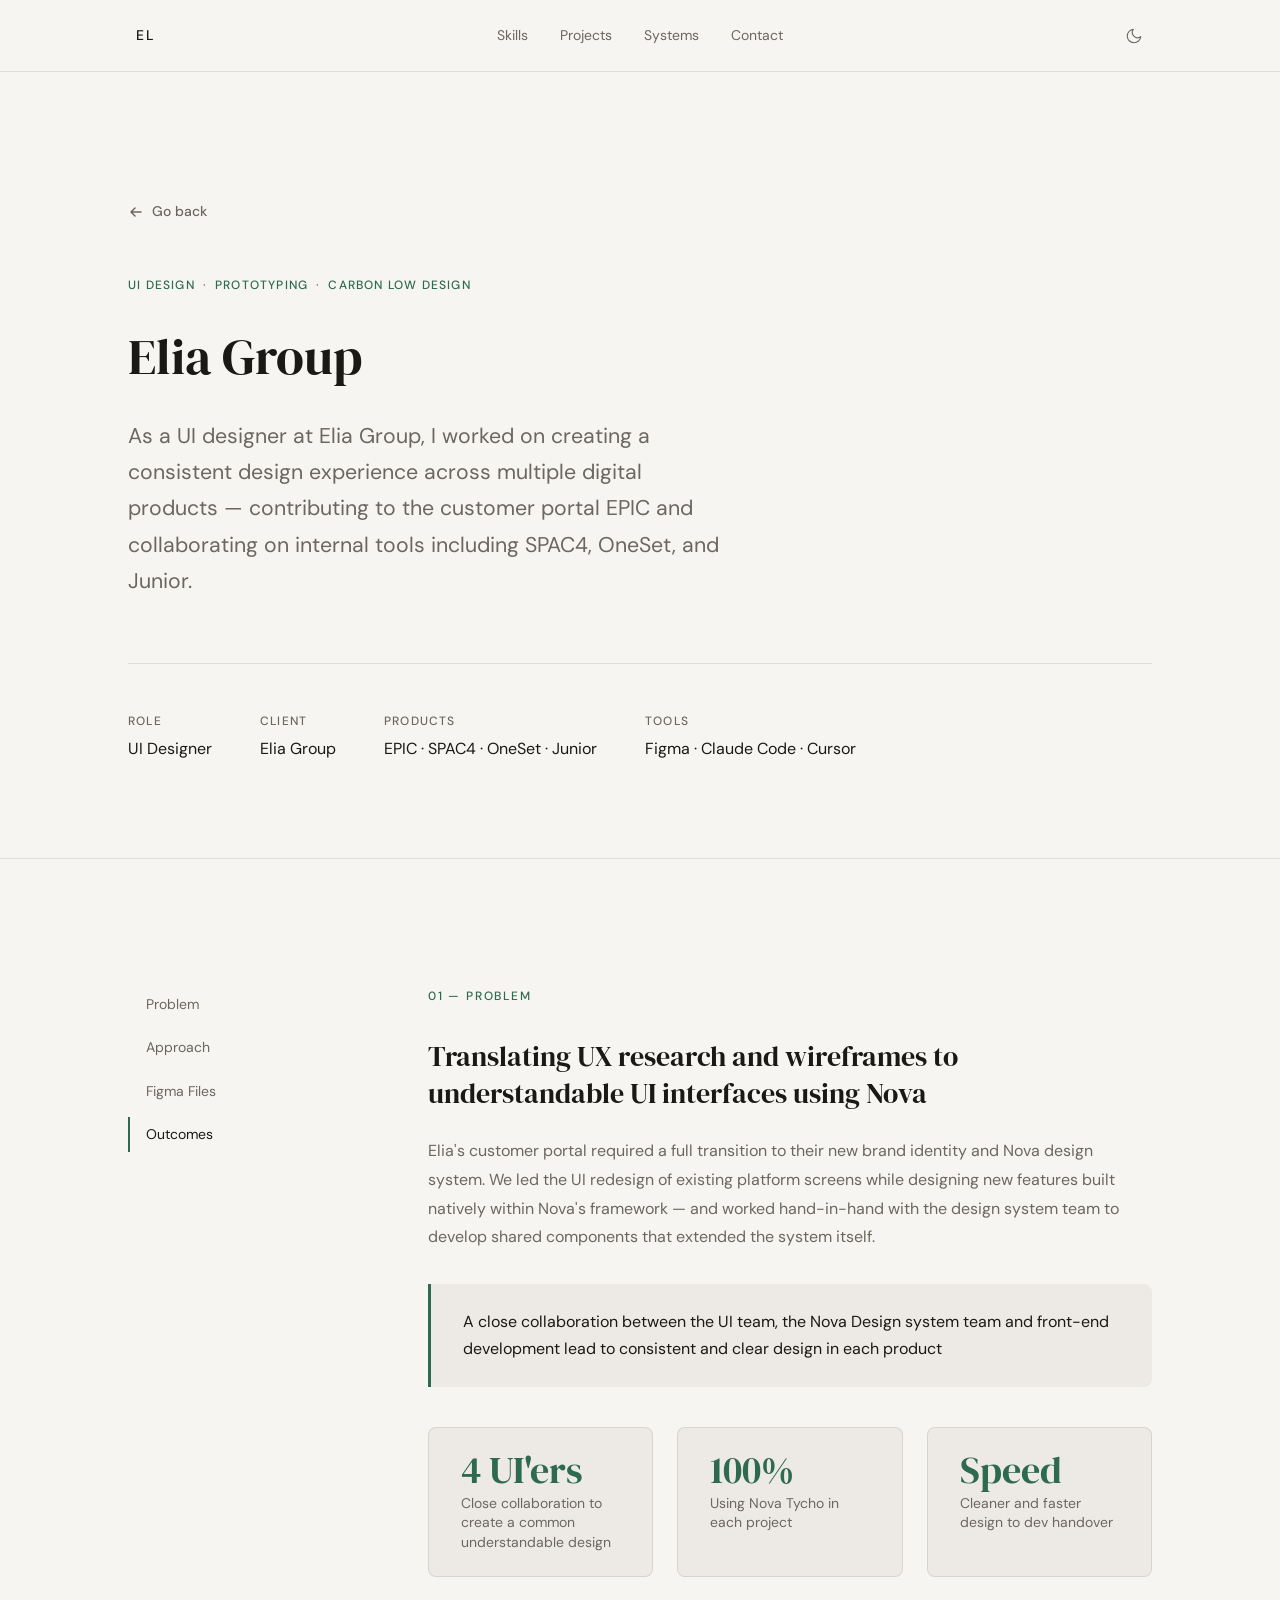
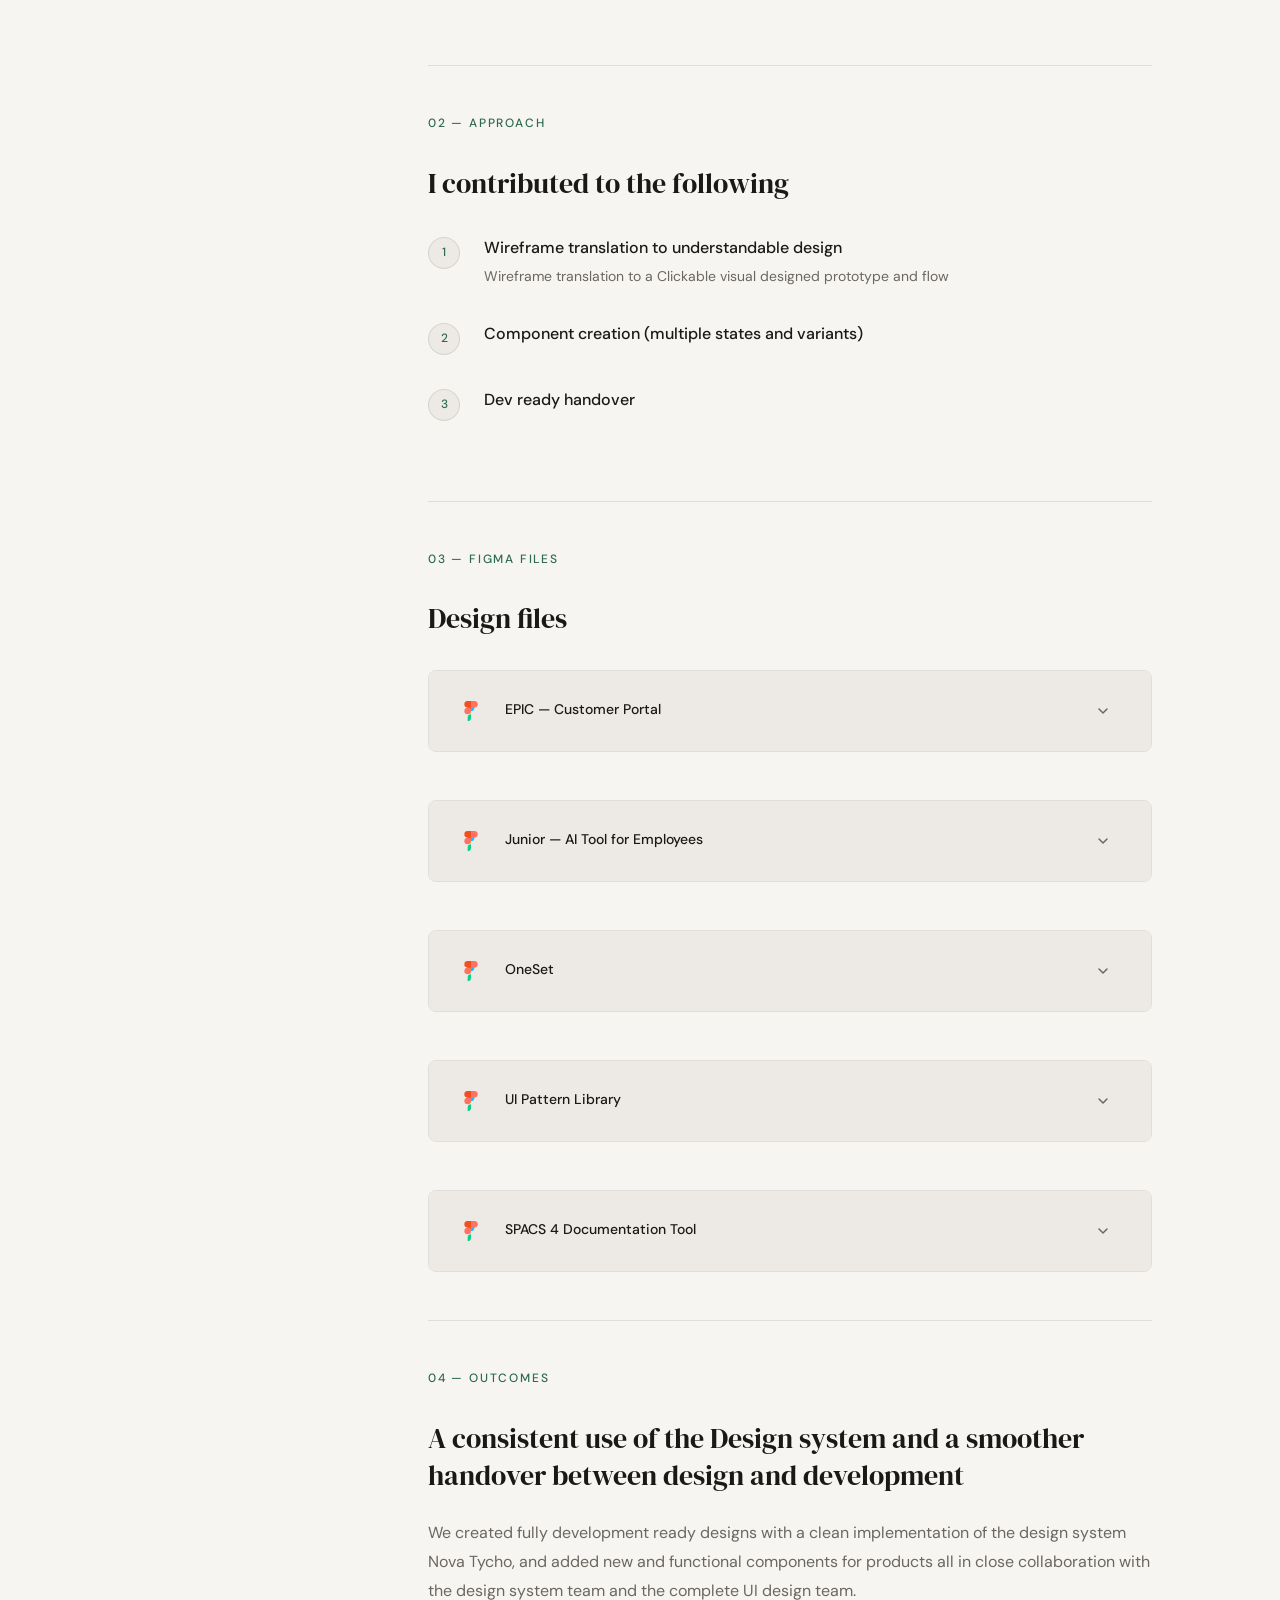
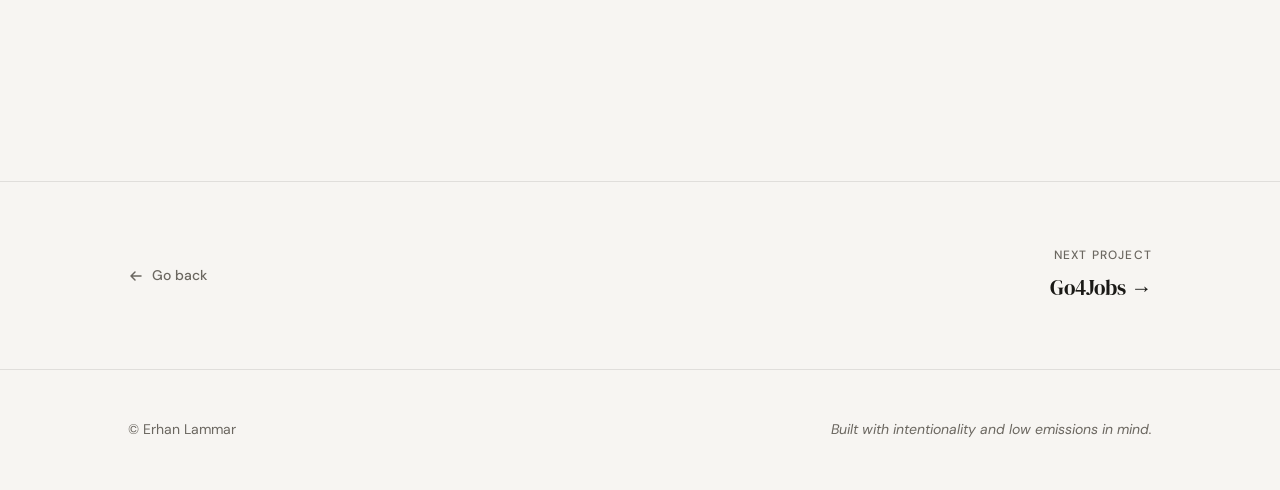
<file: projects/elia-group.html>
<!DOCTYPE html>
<html lang="en">
<head>
  <meta charset="UTF-8" />
  <meta name="viewport" content="width=device-width, initial-scale=1.0" />
  <meta name="description" content="Elia Group — Case Study by Erhan Lammar. UI design across multiple digital products including EPIC, SPAC4, OneSet and Junior." />
  <title>Elia Group — Erhan Lammar</title>
  <link rel="preconnect" href="https://fonts.googleapis.com" />
  <link rel="preconnect" href="https://fonts.gstatic.com" crossorigin />
  <link href="https://fonts.googleapis.com/css2?family=DM+Serif+Display:ital@0;1&family=DM+Sans:ital,opsz,wght@0,9..40,300;0,9..40,400;0,9..40,500;1,9..40,300&display=swap" rel="stylesheet" />
  <link rel="stylesheet" href="../styles.css" />
  <script>(function(){var t=localStorage.getItem('theme');if(t)document.documentElement.setAttribute('data-theme',t);})();</script>
</head>
<body>

  <a href="#main-content" class="skip-link">Skip to main content</a>

  <header class="site-header" role="banner">
    <nav class="nav" aria-label="Main navigation">
      <a href="../index.html" class="nav__logo" aria-label="Erhan Lammar — Home">
        <span aria-hidden="true">EL</span>
      </a>
      <ul class="nav__links" role="list">
        <li><a href="../index.html#skills" class="nav__link">Skills</a></li>
        <li><a href="../index.html#projects" class="nav__link">Projects</a></li>
        <li><a href="../index.html#systems" class="nav__link">Systems</a></li>
        <li><a href="../index.html#contact" class="nav__link">Contact</a></li>
      </ul>
      <button class="nav__theme-toggle" id="theme-toggle" aria-label="Switch to dark mode">
        <svg class="icon-sun" width="18" height="18" viewBox="0 0 24 24" fill="none" aria-hidden="true">
          <circle cx="12" cy="12" r="4" stroke="currentColor" stroke-width="1.5"/>
          <path d="M12 2v2M12 20v2M4.22 4.22l1.42 1.42M18.36 18.36l1.42 1.42M2 12h2M20 12h2M4.22 19.78l1.42-1.42M18.36 5.64l1.42-1.42" stroke="currentColor" stroke-width="1.5" stroke-linecap="round"/>
        </svg>
        <svg class="icon-moon" width="18" height="18" viewBox="0 0 24 24" fill="none" aria-hidden="true">
          <path d="M21 12.79A9 9 0 1 1 11.21 3 7 7 0 0 0 21 12.79z" stroke="currentColor" stroke-width="1.5" stroke-linecap="round" stroke-linejoin="round"/>
        </svg>
      </button>
    </nav>
  </header>

  <main id="main-content">

    <section class="cs-hero" aria-labelledby="cs-title">
      <div class="container reveal">

        <div class="cs-hero__back">
          <a href="../index.html#projects" class="back-link" aria-label="Go back">
            <svg width="16" height="16" viewBox="0 0 16 16" fill="none" aria-hidden="true">
              <path d="M13 8H3M7 4L3 8l4 4" stroke="currentColor" stroke-width="1.5" stroke-linecap="round" stroke-linejoin="round"/>
            </svg>
            Go back
          </a>
        </div>

        <div class="cs-hero__tags">
          <span class="cs-hero__tag">UI Design</span>
          <span class="cs-hero__tag">Prototyping</span>
          <span class="cs-hero__tag">Carbon low design</span>
        </div>

        <h1 class="cs-hero__title" id="cs-title">Elia Group</h1>
        <p class="cs-hero__summary">
          As a UI designer at Elia Group, I worked on creating a consistent design experience across multiple digital products — contributing to the customer portal EPIC and collaborating on internal tools including SPAC4, OneSet, and Junior.
        </p>

        <dl class="cs-hero__meta">
          <div class="cs-meta-item">
            <dt class="cs-meta-item__label">Role</dt>
            <dd class="cs-meta-item__value">UI Designer</dd>
          </div>
          <div class="cs-meta-item">
            <dt class="cs-meta-item__label">Client</dt>
            <dd class="cs-meta-item__value">Elia Group</dd>
          </div>
          <div class="cs-meta-item">
            <dt class="cs-meta-item__label">Products</dt>
            <dd class="cs-meta-item__value">EPIC · SPAC4 · OneSet · Junior</dd>
          </div>
          <div class="cs-meta-item">
            <dt class="cs-meta-item__label">Tools</dt>
            <dd class="cs-meta-item__value">Figma · Claude Code · Cursor</dd>
          </div>
        </dl>

      </div>
    </section>

    <div class="cs-body">
      <div class="container">
        <div class="cs-body__grid">

          <aside class="cs-sidebar" aria-label="Case study sections">
            <a href="#problem" class="cs-sidebar__link">Problem</a>
            <a href="#approach" class="cs-sidebar__link">Approach</a>
            <a href="#figma-files" class="cs-sidebar__link">Figma Files</a>
            <a href="#outcomes" class="cs-sidebar__link">Outcomes</a>
          </aside>

          <div class="cs-content">

            <section class="cs-section reveal" id="problem" aria-labelledby="problem-heading">
              <p class="cs-section__label">01 — Problem</p>
              <h2 class="cs-section__heading" id="problem-heading">Translating UX research and wireframes to understandable UI interfaces using Nova</h2>
              <div class="cs-section__body">
                <p>Elia's customer portal required a full transition to their new brand identity and Nova design system. We led the UI redesign of existing platform screens while designing new features built natively within Nova's framework — and worked hand-in-hand with the design system team to develop shared components that extended the system itself.</p>
              </div>

              <div class="cs-callout">
                <p>A close collaboration between the UI team, the Nova Design system team and front-end development lead to consistent and clear design in each product</p>
              </div>

              <div class="cs-stats">
                <div class="cs-stat">
                  <p class="cs-stat__value">4 UI'ers</p>
                  <p class="cs-stat__label">Close collaboration to create a common understandable design</p>
                </div>
                <div class="cs-stat">
                  <p class="cs-stat__value">100%</p>
                  <p class="cs-stat__label">Using Nova Tycho in each project</p>
                </div>
                <div class="cs-stat">
                  <p class="cs-stat__value">Speed</p>
                  <p class="cs-stat__label">Cleaner and faster design to dev handover</p>
                </div>
              </div>
            </section>

            <section class="cs-section reveal" id="approach" aria-labelledby="approach-heading">
              <p class="cs-section__label">02 — Approach</p>
              <h2 class="cs-section__heading" id="approach-heading">I contributed to the following</h2>

              <div class="cs-steps">
                <div class="cs-step">
                  <span class="cs-step__num" aria-hidden="true">1</span>
                  <div class="cs-step__content">
                    <h4>Wireframe translation to understandable design</h4>
                    <p>Wireframe translation to a Clickable visual designed prototype and flow</p>
                  </div>
                </div>
                <div class="cs-step">
                  <span class="cs-step__num" aria-hidden="true">2</span>
                  <div class="cs-step__content">
                    <h4>Component creation (multiple states and variants)</h4>
                  </div>
                </div>
                <div class="cs-step">
                  <span class="cs-step__num" aria-hidden="true">3</span>
                  <div class="cs-step__content">
                    <h4>Dev ready handover</h4>
                  </div>
                </div>
              </div>
            </section>

            <section class="cs-section reveal" id="figma-files" aria-labelledby="figma-heading">
              <p class="cs-section__label">03 — Figma Files</p>
              <h2 class="cs-section__heading" id="figma-heading">Design files</h2>

              <div class="cs-figma-files">

                <div class="cs-figma-file">
                  <div class="cs-figma-file__header">
                    <svg class="cs-figma-file__icon" width="20" height="20" viewBox="0 0 38 57" fill="none" aria-hidden="true">
                      <path d="M19 28.5A9.5 9.5 0 1 1 28.5 19 9.5 9.5 0 0 1 19 28.5z" fill="#1ABCFE"/>
                      <path d="M9.5 47.5A9.5 9.5 0 0 1 19 38v9.5a9.5 9.5 0 0 1-9.5 9.5z" fill="#0ACF83"/>
                      <path d="M0 28.5A9.5 9.5 0 0 1 9.5 19H19v9.5A9.5 9.5 0 0 1 9.5 38 9.5 9.5 0 0 1 0 28.5z" fill="#FF7262"/>
                      <path d="M0 9.5A9.5 9.5 0 0 1 9.5 0H19v19H9.5A9.5 9.5 0 0 1 0 9.5z" fill="#F24E1E"/>
                      <path d="M19 0h9.5a9.5 9.5 0 0 1 0 19H19z" fill="#FF7262"/>
                    </svg>
                    <div>
                      <p class="cs-figma-file__name">EPIC — Customer Portal</p>
                      <a href="https://www.figma.com/design/mEPhyDlqoKOVVd0qK8YAIn/OCCUS?node-id=4-3&t=FpmfhoZx8wK8r85C-1" class="cs-figma-file__link" target="_blank" rel="noopener noreferrer">Open in Figma →</a>
                    </div>
                    <button class="cs-figma-file__toggle" aria-expanded="false" aria-label="Toggle design file preview">
                      <svg class="cs-figma-file__chevron" width="16" height="16" viewBox="0 0 16 16" fill="none" aria-hidden="true">
                        <path d="M4 6l4 4 4-4" stroke="currentColor" stroke-width="1.5" stroke-linecap="round" stroke-linejoin="round"/>
                      </svg>
                    </button>
                  </div>
                  <div class="cs-figma-embed" hidden>
                    <iframe src="https://www.figma.com/embed?embed_host=share&url=https://www.figma.com/design/mEPhyDlqoKOVVd0qK8YAIn/OCCUS?node-id=4-3&t=FpmfhoZx8wK8r85C-1" allowfullscreen loading="lazy" title="Elia Group EPIC Customer Portal — Figma design file"></iframe>
                  </div>
                </div>

                <div class="cs-figma-file">
                  <div class="cs-figma-file__header">
                    <svg class="cs-figma-file__icon" width="20" height="20" viewBox="0 0 38 57" fill="none" aria-hidden="true">
                      <path d="M19 28.5A9.5 9.5 0 1 1 28.5 19 9.5 9.5 0 0 1 19 28.5z" fill="#1ABCFE"/>
                      <path d="M9.5 47.5A9.5 9.5 0 0 1 19 38v9.5a9.5 9.5 0 0 1-9.5 9.5z" fill="#0ACF83"/>
                      <path d="M0 28.5A9.5 9.5 0 0 1 9.5 19H19v9.5A9.5 9.5 0 0 1 9.5 38 9.5 9.5 0 0 1 0 28.5z" fill="#FF7262"/>
                      <path d="M0 9.5A9.5 9.5 0 0 1 9.5 0H19v19H9.5A9.5 9.5 0 0 1 0 9.5z" fill="#F24E1E"/>
                      <path d="M19 0h9.5a9.5 9.5 0 0 1 0 19H19z" fill="#FF7262"/>
                    </svg>
                    <div>
                      <p class="cs-figma-file__name">Junior — AI Tool for Employees</p>
                      <a href="https://www.figma.com/design/sRKNEbT1RTH2bhvh88VhbJ/Junior---User-Interface?node-id=306-1612&t=MIBfqpVMx04IuW1U-1" class="cs-figma-file__link" target="_blank" rel="noopener noreferrer">Open in Figma →</a>
                    </div>
                    <button class="cs-figma-file__toggle" aria-expanded="false" aria-label="Toggle design file preview">
                      <svg class="cs-figma-file__chevron" width="16" height="16" viewBox="0 0 16 16" fill="none" aria-hidden="true">
                        <path d="M4 6l4 4 4-4" stroke="currentColor" stroke-width="1.5" stroke-linecap="round" stroke-linejoin="round"/>
                      </svg>
                    </button>
                  </div>
                  <div class="cs-figma-embed" hidden>
                    <iframe src="https://www.figma.com/embed?embed_host=share&url=https://www.figma.com/design/sRKNEbT1RTH2bhvh88VhbJ/Junior---User-Interface?node-id=306-1612&t=MIBfqpVMx04IuW1U-1" allowfullscreen loading="lazy" title="Junior AI Tool — Figma design file"></iframe>
                  </div>
                </div>

                <div class="cs-figma-file">
                  <div class="cs-figma-file__header">
                    <svg class="cs-figma-file__icon" width="20" height="20" viewBox="0 0 38 57" fill="none" aria-hidden="true">
                      <path d="M19 28.5A9.5 9.5 0 1 1 28.5 19 9.5 9.5 0 0 1 19 28.5z" fill="#1ABCFE"/>
                      <path d="M9.5 47.5A9.5 9.5 0 0 1 19 38v9.5a9.5 9.5 0 0 1-9.5 9.5z" fill="#0ACF83"/>
                      <path d="M0 28.5A9.5 9.5 0 0 1 9.5 19H19v9.5A9.5 9.5 0 0 1 9.5 38 9.5 9.5 0 0 1 0 28.5z" fill="#FF7262"/>
                      <path d="M0 9.5A9.5 9.5 0 0 1 9.5 0H19v19H9.5A9.5 9.5 0 0 1 0 9.5z" fill="#F24E1E"/>
                      <path d="M19 0h9.5a9.5 9.5 0 0 1 0 19H19z" fill="#FF7262"/>
                    </svg>
                    <div>
                      <p class="cs-figma-file__name">OneSet</p>
                      <a href="https://www.figma.com/design/vqO2yQf2UQ3LmP5QCMfu3C/oneset-2026?node-id=306-1612&t=vJIiHAAPAez9xRgx-1" class="cs-figma-file__link" target="_blank" rel="noopener noreferrer">Open in Figma →</a>
                    </div>
                    <button class="cs-figma-file__toggle" aria-expanded="false" aria-label="Toggle design file preview">
                      <svg class="cs-figma-file__chevron" width="16" height="16" viewBox="0 0 16 16" fill="none" aria-hidden="true">
                        <path d="M4 6l4 4 4-4" stroke="currentColor" stroke-width="1.5" stroke-linecap="round" stroke-linejoin="round"/>
                      </svg>
                    </button>
                  </div>
                  <div class="cs-figma-embed" hidden>
                    <iframe src="https://www.figma.com/embed?embed_host=share&url=https://www.figma.com/design/vqO2yQf2UQ3LmP5QCMfu3C/oneset-2026?node-id=306-1612&t=vJIiHAAPAez9xRgx-1" allowfullscreen loading="lazy" title="OneSet — Figma design file"></iframe>
                  </div>
                </div>

                <div class="cs-figma-file">
                  <div class="cs-figma-file__header">
                    <svg class="cs-figma-file__icon" width="20" height="20" viewBox="0 0 38 57" fill="none" aria-hidden="true">
                      <path d="M19 28.5A9.5 9.5 0 1 1 28.5 19 9.5 9.5 0 0 1 19 28.5z" fill="#1ABCFE"/>
                      <path d="M9.5 47.5A9.5 9.5 0 0 1 19 38v9.5a9.5 9.5 0 0 1-9.5 9.5z" fill="#0ACF83"/>
                      <path d="M0 28.5A9.5 9.5 0 0 1 9.5 19H19v9.5A9.5 9.5 0 0 1 9.5 38 9.5 9.5 0 0 1 0 28.5z" fill="#FF7262"/>
                      <path d="M0 9.5A9.5 9.5 0 0 1 9.5 0H19v19H9.5A9.5 9.5 0 0 1 0 9.5z" fill="#F24E1E"/>
                      <path d="M19 0h9.5a9.5 9.5 0 0 1 0 19H19z" fill="#FF7262"/>
                    </svg>
                    <div>
                      <p class="cs-figma-file__name">UI Pattern Library</p>
                      <a href="https://www.figma.com/design/mVMGbkguQlzmL5uIOCnrLH/UI-Patterns-Library?node-id=2922-8890&t=P5c5QKXFU8zRyrZ8-1" class="cs-figma-file__link" target="_blank" rel="noopener noreferrer">Open in Figma →</a>
                    </div>
                    <button class="cs-figma-file__toggle" aria-expanded="false" aria-label="Toggle design file preview">
                      <svg class="cs-figma-file__chevron" width="16" height="16" viewBox="0 0 16 16" fill="none" aria-hidden="true">
                        <path d="M4 6l4 4 4-4" stroke="currentColor" stroke-width="1.5" stroke-linecap="round" stroke-linejoin="round"/>
                      </svg>
                    </button>
                  </div>
                  <div class="cs-figma-embed" hidden>
                    <iframe src="https://www.figma.com/embed?embed_host=share&url=https://www.figma.com/design/mVMGbkguQlzmL5uIOCnrLH/UI-Patterns-Library?node-id=2922-8890&t=P5c5QKXFU8zRyrZ8-1" allowfullscreen loading="lazy" title="UI Pattern Library — Figma design file"></iframe>
                  </div>
                </div>
                
                <div class="cs-figma-file">
                  <div class="cs-figma-file__header">
                    <svg class="cs-figma-file__icon" width="20" height="20" viewBox="0 0 38 57" fill="none" aria-hidden="true">
                      <path d="M19 28.5A9.5 9.5 0 1 1 28.5 19 9.5 9.5 0 0 1 19 28.5z" fill="#1ABCFE"/>
                      <path d="M9.5 47.5A9.5 9.5 0 0 1 19 38v9.5a9.5 9.5 0 0 1-9.5 9.5z" fill="#0ACF83"/>
                      <path d="M0 28.5A9.5 9.5 0 0 1 9.5 19H19v9.5A9.5 9.5 0 0 1 9.5 38 9.5 9.5 0 0 1 0 28.5z" fill="#FF7262"/>
                      <path d="M0 9.5A9.5 9.5 0 0 1 9.5 0H19v19H9.5A9.5 9.5 0 0 1 0 9.5z" fill="#F24E1E"/>
                      <path d="M19 0h9.5a9.5 9.5 0 0 1 0 19H19z" fill="#FF7262"/>
                    </svg>
                    <div>
                      <p class="cs-figma-file__name">SPACS 4 Documentation Tool</p>
                      <a href="https://www.figma.com/design/XPARLeB1fvOcvVPbEdLp3w/Virtual-substations?node-id=1-625&t=cp1QoQ0NL5dZXsEe-1" class="cs-figma-file__link" target="_blank" rel="noopener noreferrer">Open in Figma →</a>
                    </div>
                    <button class="cs-figma-file__toggle" aria-expanded="false" aria-label="Toggle design file preview">
                      <svg class="cs-figma-file__chevron" width="16" height="16" viewBox="0 0 16 16" fill="none" aria-hidden="true">
                        <path d="M4 6l4 4 4-4" stroke="currentColor" stroke-width="1.5" stroke-linecap="round" stroke-linejoin="round"/>
                      </svg>
                    </button>
                  </div>
                  <div class="cs-figma-embed" hidden>
                    <iframe src="https://www.figma.com/embed?embed_host=share&url=https://www.figma.com/design/XPARLeB1fvOcvVPbEdLp3w/Virtual-substations?node-id=1-625&t=cp1QoQ0NL5dZXsEe-1" allowfullscreen loading="lazy" title="UI Pattern Library — Figma design file"></iframe>
                  </div>
                </div>

              </div>
            </section>

            <section class="cs-section reveal" id="outcomes" aria-labelledby="outcomes-heading">
              <p class="cs-section__label">04 — Outcomes</p>
              <h2 class="cs-section__heading" id="outcomes-heading">A consistent use of the Design system and a smoother handover between design and development</h2>
              <div class="cs-section__body">
                <p>We created fully development ready designs with a clean implementation of the design system Nova Tycho, and added new and functional components for products all in close collaboration with the design system team and the complete UI design team.</p>
              </div>
            </section>

          </div>
        </div>
      </div>
    </div>

  </main>

  <nav class="cs-project-nav" aria-label="Project navigation">
    <div class="container">
      <a href="../index.html#projects" class="back-link" aria-label="Go back">
        <svg width="16" height="16" viewBox="0 0 16 16" fill="none" aria-hidden="true">
          <path d="M13 8H3M7 4L3 8l4 4" stroke="currentColor" stroke-width="1.5" stroke-linecap="round" stroke-linejoin="round"/>
        </svg>
        Go back
      </a>
      <a href="go4jobs.html" class="cs-project-nav__link cs-project-nav__link--next">
        <span class="cs-project-nav__dir">Next Project</span>
        <span class="cs-project-nav__title">Go4Jobs →</span>
      </a>
    </div>
  </nav>

  <footer class="site-footer" role="contentinfo">
    <div class="container">
      <p class="site-footer__copy">&copy; Erhan Lammar</p>
      <p class="site-footer__note">Built with intentionality and low emissions in mind.</p>
    </div>
  </footer>

  <script src="../main.js"></script>
  <script>
    document.querySelectorAll('.year').forEach(el => el.textContent = new Date().getFullYear());
    const sidebarLinks = document.querySelectorAll('.cs-sidebar__link');
    const csSections = document.querySelectorAll('.cs-section[id]');
    const sidebarObserver = new IntersectionObserver(entries => {
      entries.forEach(entry => {
        if (entry.isIntersecting) {
          sidebarLinks.forEach(l => l.classList.remove('is-active'));
          const active = document.querySelector(`.cs-sidebar__link[href="#${entry.target.id}"]`);
          if (active) active.classList.add('is-active');
        }
      });
    }, { threshold: 0.4 });
    csSections.forEach(s => sidebarObserver.observe(s));
  </script>
</body>
</html>
</file>
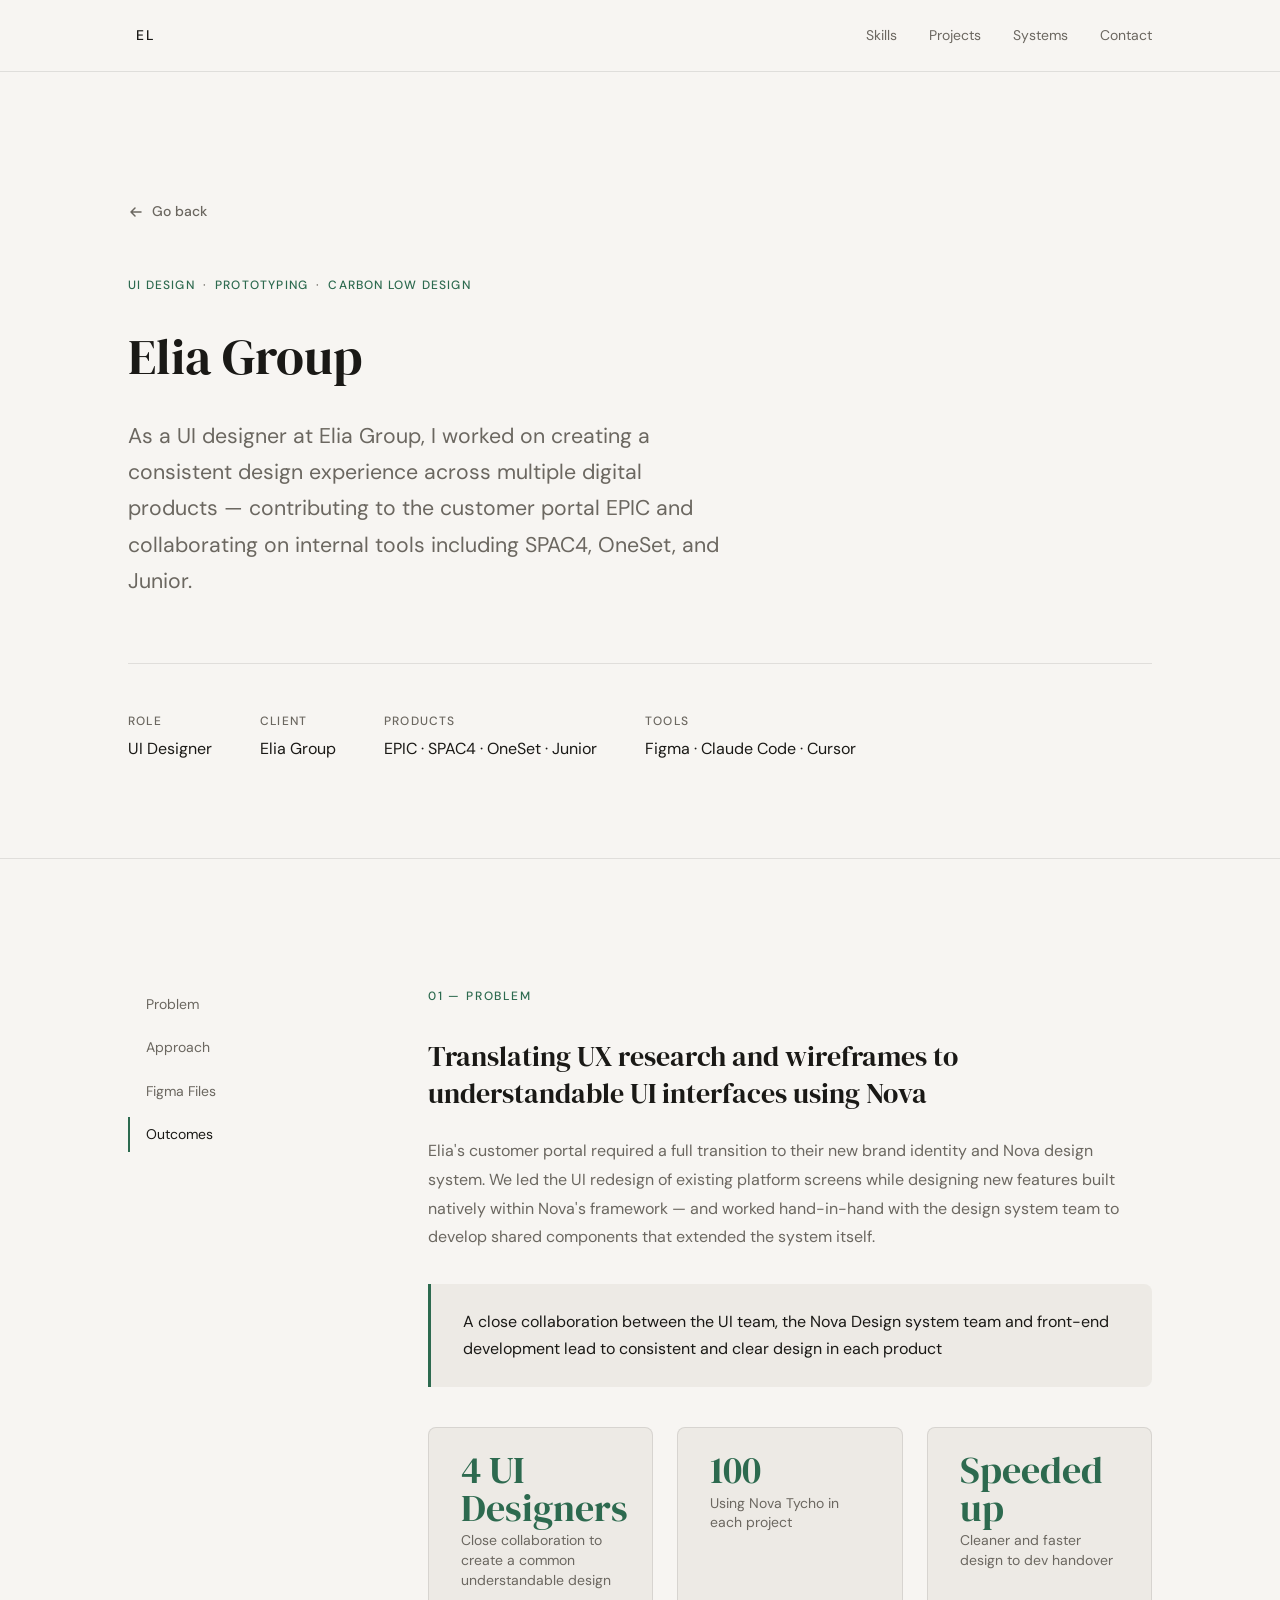
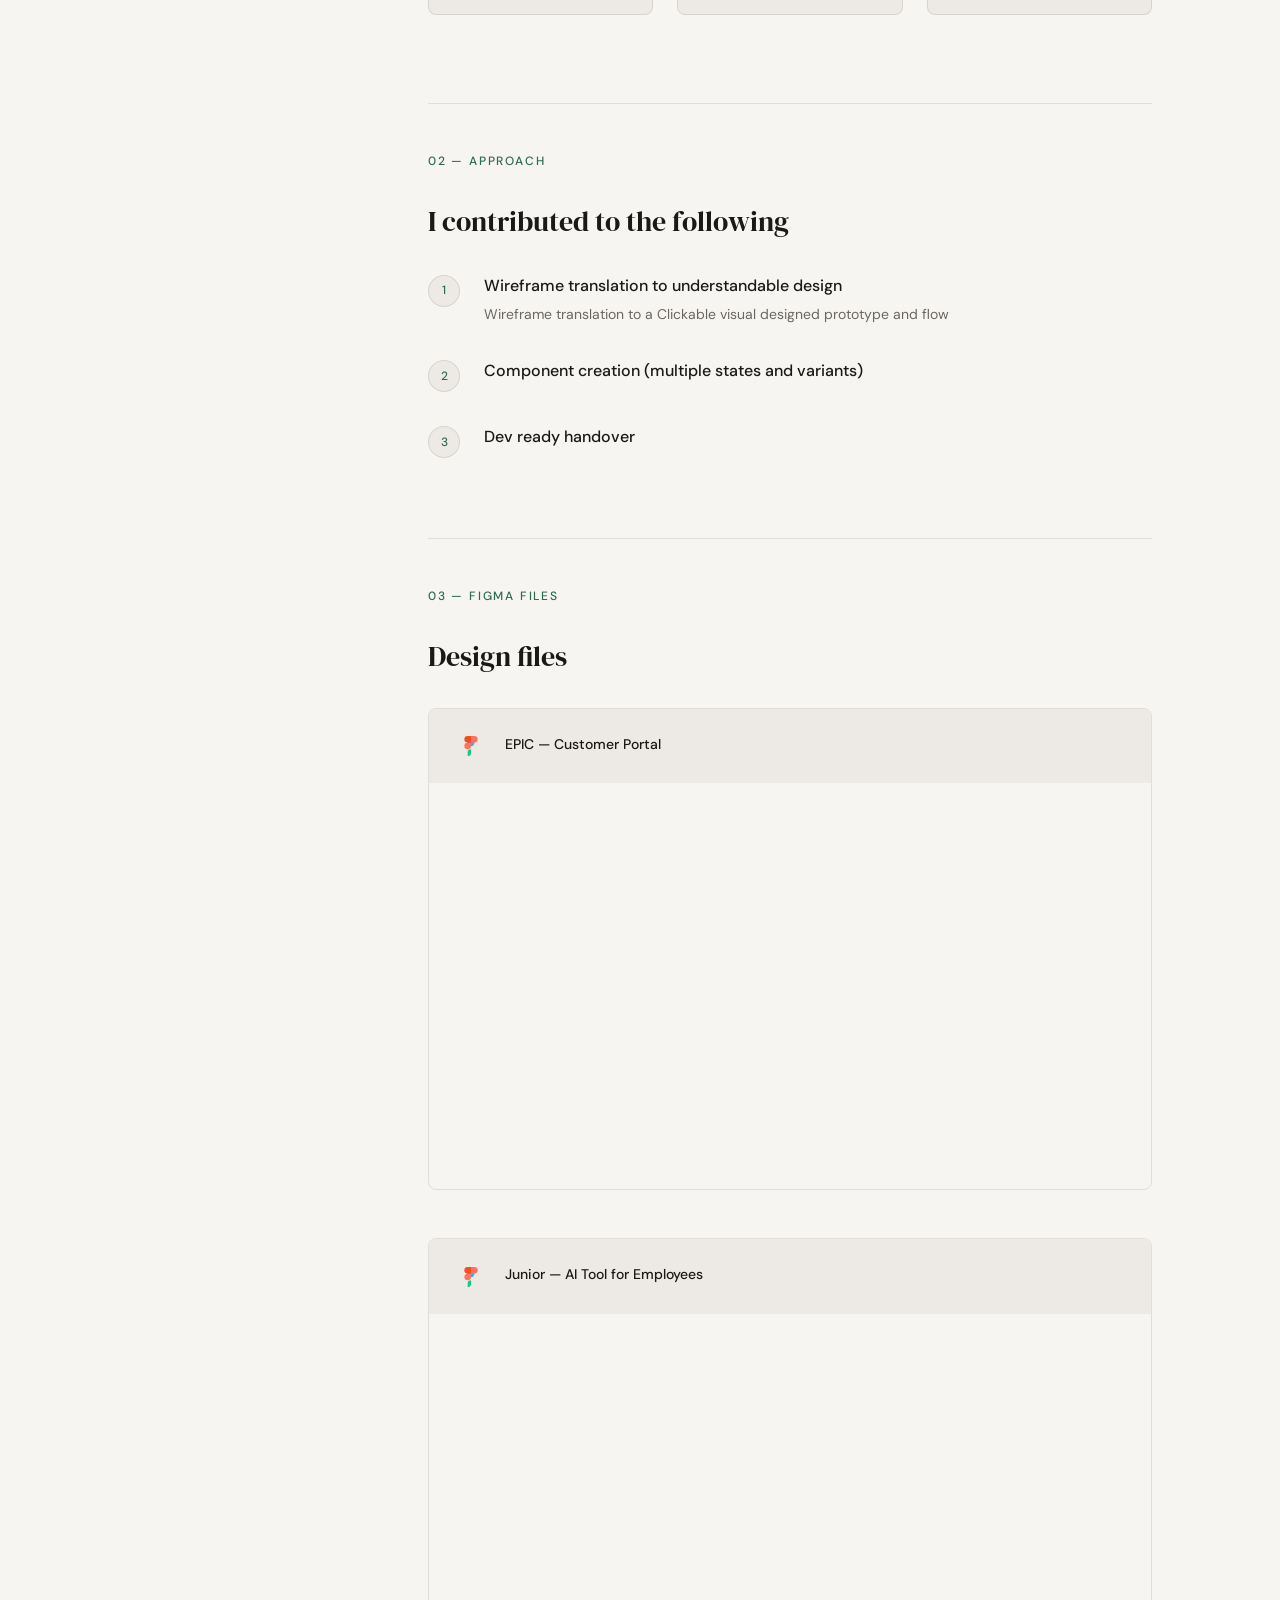
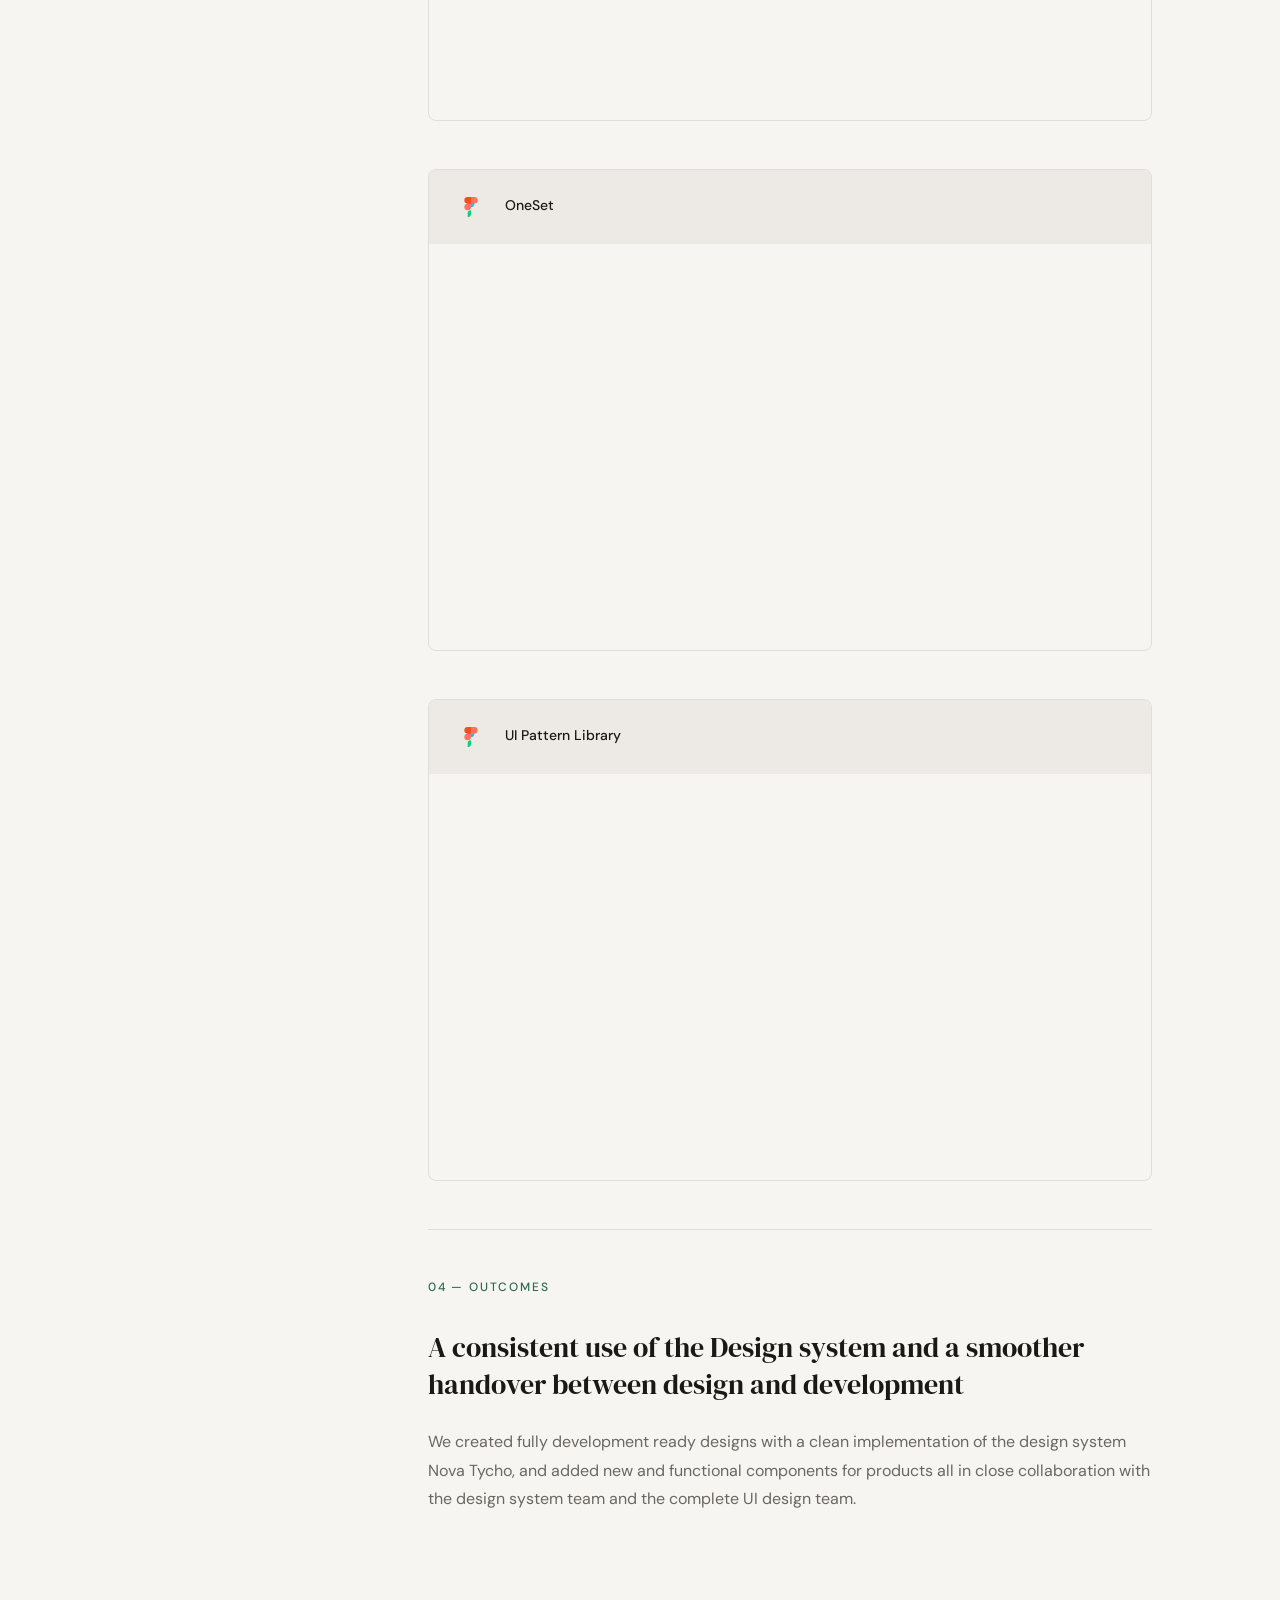
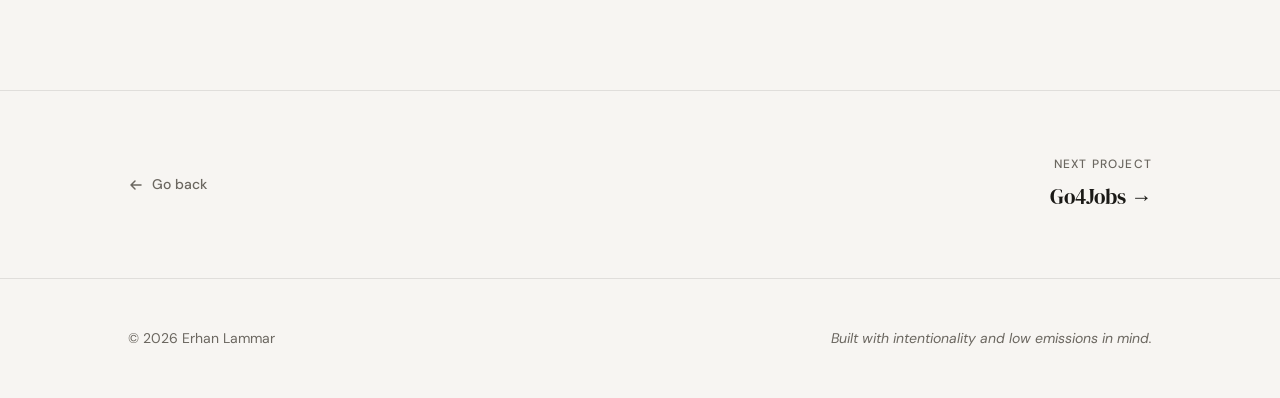
<file: projects/forma-design-system.html>
<!DOCTYPE html>
<html lang="en">
<head>
  <meta charset="UTF-8" />
  <meta name="viewport" content="width=device-width, initial-scale=1.0" />
  <meta name="description" content="Elia Group — Case Study by Erhan Lammar. UI design across multiple digital products including EPIC, SPAC4, OneSet and Junior." />
  <title>Elia Group — Erhan Lammar</title>
  <link rel="preconnect" href="https://fonts.googleapis.com" />
  <link rel="preconnect" href="https://fonts.gstatic.com" crossorigin />
  <link href="https://fonts.googleapis.com/css2?family=DM+Serif+Display:ital@0;1&family=DM+Sans:ital,opsz,wght@0,9..40,300;0,9..40,400;0,9..40,500;1,9..40,300&display=swap" rel="stylesheet" />
  <link rel="stylesheet" href="../styles.css" />
</head>
<body>

  <a href="#main-content" class="skip-link">Skip to main content</a>

  <header class="site-header" role="banner">
    <nav class="nav" aria-label="Main navigation">
      <a href="../index.html" class="nav__logo" aria-label="Erhan Lammar — Home">
        <span aria-hidden="true">EL</span>
      </a>
      <ul class="nav__links" role="list">
        <li><a href="../index.html#skills" class="nav__link">Skills</a></li>
        <li><a href="../index.html#projects" class="nav__link">Projects</a></li>
        <li><a href="../index.html#systems" class="nav__link">Systems</a></li>
        <li><a href="../index.html#contact" class="nav__link">Contact</a></li>
      </ul>
    </nav>
  </header>

  <main id="main-content">

    <section class="cs-hero" aria-labelledby="cs-title">
      <div class="container reveal">

        <div class="cs-hero__back">
          <a href="../index.html#projects" class="back-link" aria-label="Go back">
            <svg width="16" height="16" viewBox="0 0 16 16" fill="none" aria-hidden="true">
              <path d="M13 8H3M7 4L3 8l4 4" stroke="currentColor" stroke-width="1.5" stroke-linecap="round" stroke-linejoin="round"/>
            </svg>
            Go back
          </a>
        </div>

        <div class="cs-hero__tags">
          <span class="cs-hero__tag">UI Design</span>
          <span class="cs-hero__tag">Prototyping</span>
          <span class="cs-hero__tag">Carbon low design</span>
        </div>

        <h1 class="cs-hero__title" id="cs-title">Elia Group</h1>
        <p class="cs-hero__summary">
          As a UI designer at Elia Group, I worked on creating a consistent design experience across multiple digital products — contributing to the customer portal EPIC and collaborating on internal tools including SPAC4, OneSet, and Junior.
        </p>

        <dl class="cs-hero__meta">
          <div class="cs-meta-item">
            <dt class="cs-meta-item__label">Role</dt>
            <dd class="cs-meta-item__value">UI Designer</dd>
          </div>
          <div class="cs-meta-item">
            <dt class="cs-meta-item__label">Client</dt>
            <dd class="cs-meta-item__value">Elia Group</dd>
          </div>
          <div class="cs-meta-item">
            <dt class="cs-meta-item__label">Products</dt>
            <dd class="cs-meta-item__value">EPIC · SPAC4 · OneSet · Junior</dd>
          </div>
          <div class="cs-meta-item">
            <dt class="cs-meta-item__label">Tools</dt>
            <dd class="cs-meta-item__value">Figma · Claude Code · Cursor</dd>
          </div>
        </dl>

      </div>
    </section>

    <div class="cs-body">
      <div class="container">
        <div class="cs-body__grid">

          <aside class="cs-sidebar" aria-label="Case study sections">
            <a href="#problem" class="cs-sidebar__link">Problem</a>
            <a href="#approach" class="cs-sidebar__link">Approach</a>
            <a href="#figma-files" class="cs-sidebar__link">Figma Files</a>
            <a href="#outcomes" class="cs-sidebar__link">Outcomes</a>
          </aside>

          <div class="cs-content">

            <section class="cs-section reveal" id="problem" aria-labelledby="problem-heading">
              <p class="cs-section__label">01 — Problem</p>
              <h2 class="cs-section__heading" id="problem-heading">Translating UX research and wireframes to understandable UI interfaces using Nova</h2>
              <div class="cs-section__body">
                <p>Elia's customer portal required a full transition to their new brand identity and Nova design system. We led the UI redesign of existing platform screens while designing new features built natively within Nova's framework — and worked hand-in-hand with the design system team to develop shared components that extended the system itself.</p>
              </div>

              <div class="cs-callout">
                <p>A close collaboration between the UI team, the Nova Design system team and front-end development lead to consistent and clear design in each product</p>
              </div>

              <div class="cs-stats">
                <div class="cs-stat">
                  <p class="cs-stat__value">4 UI Designers</p>
                  <p class="cs-stat__label">Close collaboration to create a common understandable design</p>
                </div>
                <div class="cs-stat">
                  <p class="cs-stat__value">100</p>
                  <p class="cs-stat__label">Using Nova Tycho in each project</p>
                </div>
                <div class="cs-stat">
                  <p class="cs-stat__value">Speeded up</p>
                  <p class="cs-stat__label">Cleaner and faster design to dev handover</p>
                </div>
              </div>
            </section>

            <section class="cs-section reveal" id="approach" aria-labelledby="approach-heading">
              <p class="cs-section__label">02 — Approach</p>
              <h2 class="cs-section__heading" id="approach-heading">I contributed to the following</h2>

              <div class="cs-steps">
                <div class="cs-step">
                  <span class="cs-step__num" aria-hidden="true">1</span>
                  <div class="cs-step__content">
                    <h4>Wireframe translation to understandable design</h4>
                    <p>Wireframe translation to a Clickable visual designed prototype and flow</p>
                  </div>
                </div>
                <div class="cs-step">
                  <span class="cs-step__num" aria-hidden="true">2</span>
                  <div class="cs-step__content">
                    <h4>Component creation (multiple states and variants)</h4>
                  </div>
                </div>
                <div class="cs-step">
                  <span class="cs-step__num" aria-hidden="true">3</span>
                  <div class="cs-step__content">
                    <h4>Dev ready handover</h4>
                  </div>
                </div>
              </div>
            </section>

            <section class="cs-section reveal" id="figma-files" aria-labelledby="figma-heading">
              <p class="cs-section__label">03 — Figma Files</p>
              <h2 class="cs-section__heading" id="figma-heading">Design files</h2>

              <div class="cs-figma-files">

                <div class="cs-figma-file">
                  <div class="cs-figma-file__header">
                    <svg class="cs-figma-file__icon" width="20" height="20" viewBox="0 0 38 57" fill="none" aria-hidden="true">
                      <path d="M19 28.5A9.5 9.5 0 1 1 28.5 19 9.5 9.5 0 0 1 19 28.5z" fill="#1ABCFE"/>
                      <path d="M9.5 47.5A9.5 9.5 0 0 1 19 38v9.5a9.5 9.5 0 0 1-9.5 9.5z" fill="#0ACF83"/>
                      <path d="M0 28.5A9.5 9.5 0 0 1 9.5 19H19v9.5A9.5 9.5 0 0 1 9.5 38 9.5 9.5 0 0 1 0 28.5z" fill="#FF7262"/>
                      <path d="M0 9.5A9.5 9.5 0 0 1 9.5 0H19v19H9.5A9.5 9.5 0 0 1 0 9.5z" fill="#F24E1E"/>
                      <path d="M19 0h9.5a9.5 9.5 0 0 1 0 19H19z" fill="#FF7262"/>
                    </svg>
                    <div>
                      <p class="cs-figma-file__name">EPIC — Customer Portal</p>
                      <a href="https://www.figma.com/design/mEPhyDlqoKOVVd0qK8YAIn/OCCUS?node-id=4-3&t=FpmfhoZx8wK8r85C-1" class="cs-figma-file__link" target="_blank" rel="noopener noreferrer">Open in Figma →</a>
                    </div>
                  </div>
                  <div class="cs-figma-embed">
                    <iframe src="https://www.figma.com/embed?embed_host=share&url=https://www.figma.com/design/mEPhyDlqoKOVVd0qK8YAIn/OCCUS?node-id=4-3&t=FpmfhoZx8wK8r85C-1" allowfullscreen loading="lazy" title="Elia Group EPIC Customer Portal — Figma design file"></iframe>
                  </div>
                </div>

                <div class="cs-figma-file">
                  <div class="cs-figma-file__header">
                    <svg class="cs-figma-file__icon" width="20" height="20" viewBox="0 0 38 57" fill="none" aria-hidden="true">
                      <path d="M19 28.5A9.5 9.5 0 1 1 28.5 19 9.5 9.5 0 0 1 19 28.5z" fill="#1ABCFE"/>
                      <path d="M9.5 47.5A9.5 9.5 0 0 1 19 38v9.5a9.5 9.5 0 0 1-9.5 9.5z" fill="#0ACF83"/>
                      <path d="M0 28.5A9.5 9.5 0 0 1 9.5 19H19v9.5A9.5 9.5 0 0 1 9.5 38 9.5 9.5 0 0 1 0 28.5z" fill="#FF7262"/>
                      <path d="M0 9.5A9.5 9.5 0 0 1 9.5 0H19v19H9.5A9.5 9.5 0 0 1 0 9.5z" fill="#F24E1E"/>
                      <path d="M19 0h9.5a9.5 9.5 0 0 1 0 19H19z" fill="#FF7262"/>
                    </svg>
                    <div>
                      <p class="cs-figma-file__name">Junior — AI Tool for Employees</p>
                      <a href="https://www.figma.com/design/sRKNEbT1RTH2bhvh88VhbJ/Junior---User-Interface?node-id=306-1612&t=MIBfqpVMx04IuW1U-1" class="cs-figma-file__link" target="_blank" rel="noopener noreferrer">Open in Figma →</a>
                    </div>
                  </div>
                  <div class="cs-figma-embed">
                    <iframe src="https://www.figma.com/embed?embed_host=share&url=https://www.figma.com/design/sRKNEbT1RTH2bhvh88VhbJ/Junior---User-Interface?node-id=306-1612&t=MIBfqpVMx04IuW1U-1" allowfullscreen loading="lazy" title="Junior AI Tool — Figma design file"></iframe>
                  </div>
                </div>

                <div class="cs-figma-file">
                  <div class="cs-figma-file__header">
                    <svg class="cs-figma-file__icon" width="20" height="20" viewBox="0 0 38 57" fill="none" aria-hidden="true">
                      <path d="M19 28.5A9.5 9.5 0 1 1 28.5 19 9.5 9.5 0 0 1 19 28.5z" fill="#1ABCFE"/>
                      <path d="M9.5 47.5A9.5 9.5 0 0 1 19 38v9.5a9.5 9.5 0 0 1-9.5 9.5z" fill="#0ACF83"/>
                      <path d="M0 28.5A9.5 9.5 0 0 1 9.5 19H19v9.5A9.5 9.5 0 0 1 9.5 38 9.5 9.5 0 0 1 0 28.5z" fill="#FF7262"/>
                      <path d="M0 9.5A9.5 9.5 0 0 1 9.5 0H19v19H9.5A9.5 9.5 0 0 1 0 9.5z" fill="#F24E1E"/>
                      <path d="M19 0h9.5a9.5 9.5 0 0 1 0 19H19z" fill="#FF7262"/>
                    </svg>
                    <div>
                      <p class="cs-figma-file__name">OneSet</p>
                      <a href="https://www.figma.com/design/vqO2yQf2UQ3LmP5QCMfu3C/oneset-2026?node-id=306-1612&t=vJIiHAAPAez9xRgx-1" class="cs-figma-file__link" target="_blank" rel="noopener noreferrer">Open in Figma →</a>
                    </div>
                  </div>
                  <div class="cs-figma-embed">
                    <iframe src="https://www.figma.com/embed?embed_host=share&url=https://www.figma.com/design/vqO2yQf2UQ3LmP5QCMfu3C/oneset-2026?node-id=306-1612&t=vJIiHAAPAez9xRgx-1" allowfullscreen loading="lazy" title="OneSet — Figma design file"></iframe>
                  </div>
                </div>

                <div class="cs-figma-file">
                  <div class="cs-figma-file__header">
                    <svg class="cs-figma-file__icon" width="20" height="20" viewBox="0 0 38 57" fill="none" aria-hidden="true">
                      <path d="M19 28.5A9.5 9.5 0 1 1 28.5 19 9.5 9.5 0 0 1 19 28.5z" fill="#1ABCFE"/>
                      <path d="M9.5 47.5A9.5 9.5 0 0 1 19 38v9.5a9.5 9.5 0 0 1-9.5 9.5z" fill="#0ACF83"/>
                      <path d="M0 28.5A9.5 9.5 0 0 1 9.5 19H19v9.5A9.5 9.5 0 0 1 9.5 38 9.5 9.5 0 0 1 0 28.5z" fill="#FF7262"/>
                      <path d="M0 9.5A9.5 9.5 0 0 1 9.5 0H19v19H9.5A9.5 9.5 0 0 1 0 9.5z" fill="#F24E1E"/>
                      <path d="M19 0h9.5a9.5 9.5 0 0 1 0 19H19z" fill="#FF7262"/>
                    </svg>
                    <div>
                      <p class="cs-figma-file__name">UI Pattern Library</p>
                      <a href="https://www.figma.com/design/mVMGbkguQlzmL5uIOCnrLH/UI-Patterns-Library?node-id=2922-8890&t=P5c5QKXFU8zRyrZ8-1" class="cs-figma-file__link" target="_blank" rel="noopener noreferrer">Open in Figma →</a>
                    </div>
                  </div>
                  <div class="cs-figma-embed">
                    <iframe src="https://www.figma.com/embed?embed_host=share&url=https://www.figma.com/design/mVMGbkguQlzmL5uIOCnrLH/UI-Patterns-Library?node-id=2922-8890&t=P5c5QKXFU8zRyrZ8-1" allowfullscreen loading="lazy" title="UI Pattern Library — Figma design file"></iframe>
                  </div>
                </div>

              </div>
            </section>

            <section class="cs-section reveal" id="outcomes" aria-labelledby="outcomes-heading">
              <p class="cs-section__label">04 — Outcomes</p>
              <h2 class="cs-section__heading" id="outcomes-heading">A consistent use of the Design system and a smoother handover between design and development</h2>
              <div class="cs-section__body">
                <p>We created fully development ready designs with a clean implementation of the design system Nova Tycho, and added new and functional components for products all in close collaboration with the design system team and the complete UI design team.</p>
              </div>
            </section>

          </div>
        </div>
      </div>
    </div>

  </main>

  <nav class="cs-project-nav" aria-label="Project navigation">
    <div class="container">
      <a href="../index.html#projects" class="back-link" aria-label="Go back">
        <svg width="16" height="16" viewBox="0 0 16 16" fill="none" aria-hidden="true">
          <path d="M13 8H3M7 4L3 8l4 4" stroke="currentColor" stroke-width="1.5" stroke-linecap="round" stroke-linejoin="round"/>
        </svg>
        Go back
      </a>
      <a href="accessible-onboarding.html" class="cs-project-nav__link cs-project-nav__link--next">
        <span class="cs-project-nav__dir">Next Project</span>
        <span class="cs-project-nav__title">Go4Jobs →</span>
      </a>
    </div>
  </nav>

  <footer class="site-footer" role="contentinfo">
    <div class="container">
      <p class="site-footer__copy">&copy; <span class="year"></span> Erhan Lammar</p>
      <p class="site-footer__note">Built with intentionality and low emissions in mind.</p>
    </div>
  </footer>

  <script src="../main.js"></script>
  <script>
    document.querySelectorAll('.year').forEach(el => el.textContent = new Date().getFullYear());
    const sidebarLinks = document.querySelectorAll('.cs-sidebar__link');
    const csSections = document.querySelectorAll('.cs-section[id]');
    const sidebarObserver = new IntersectionObserver(entries => {
      entries.forEach(entry => {
        if (entry.isIntersecting) {
          sidebarLinks.forEach(l => l.classList.remove('is-active'));
          const active = document.querySelector(`.cs-sidebar__link[href="#${entry.target.id}"]`);
          if (active) active.classList.add('is-active');
        }
      });
    }, { threshold: 0.4 });
    csSections.forEach(s => sidebarObserver.observe(s));
  </script>
</body>
</html>
</file>
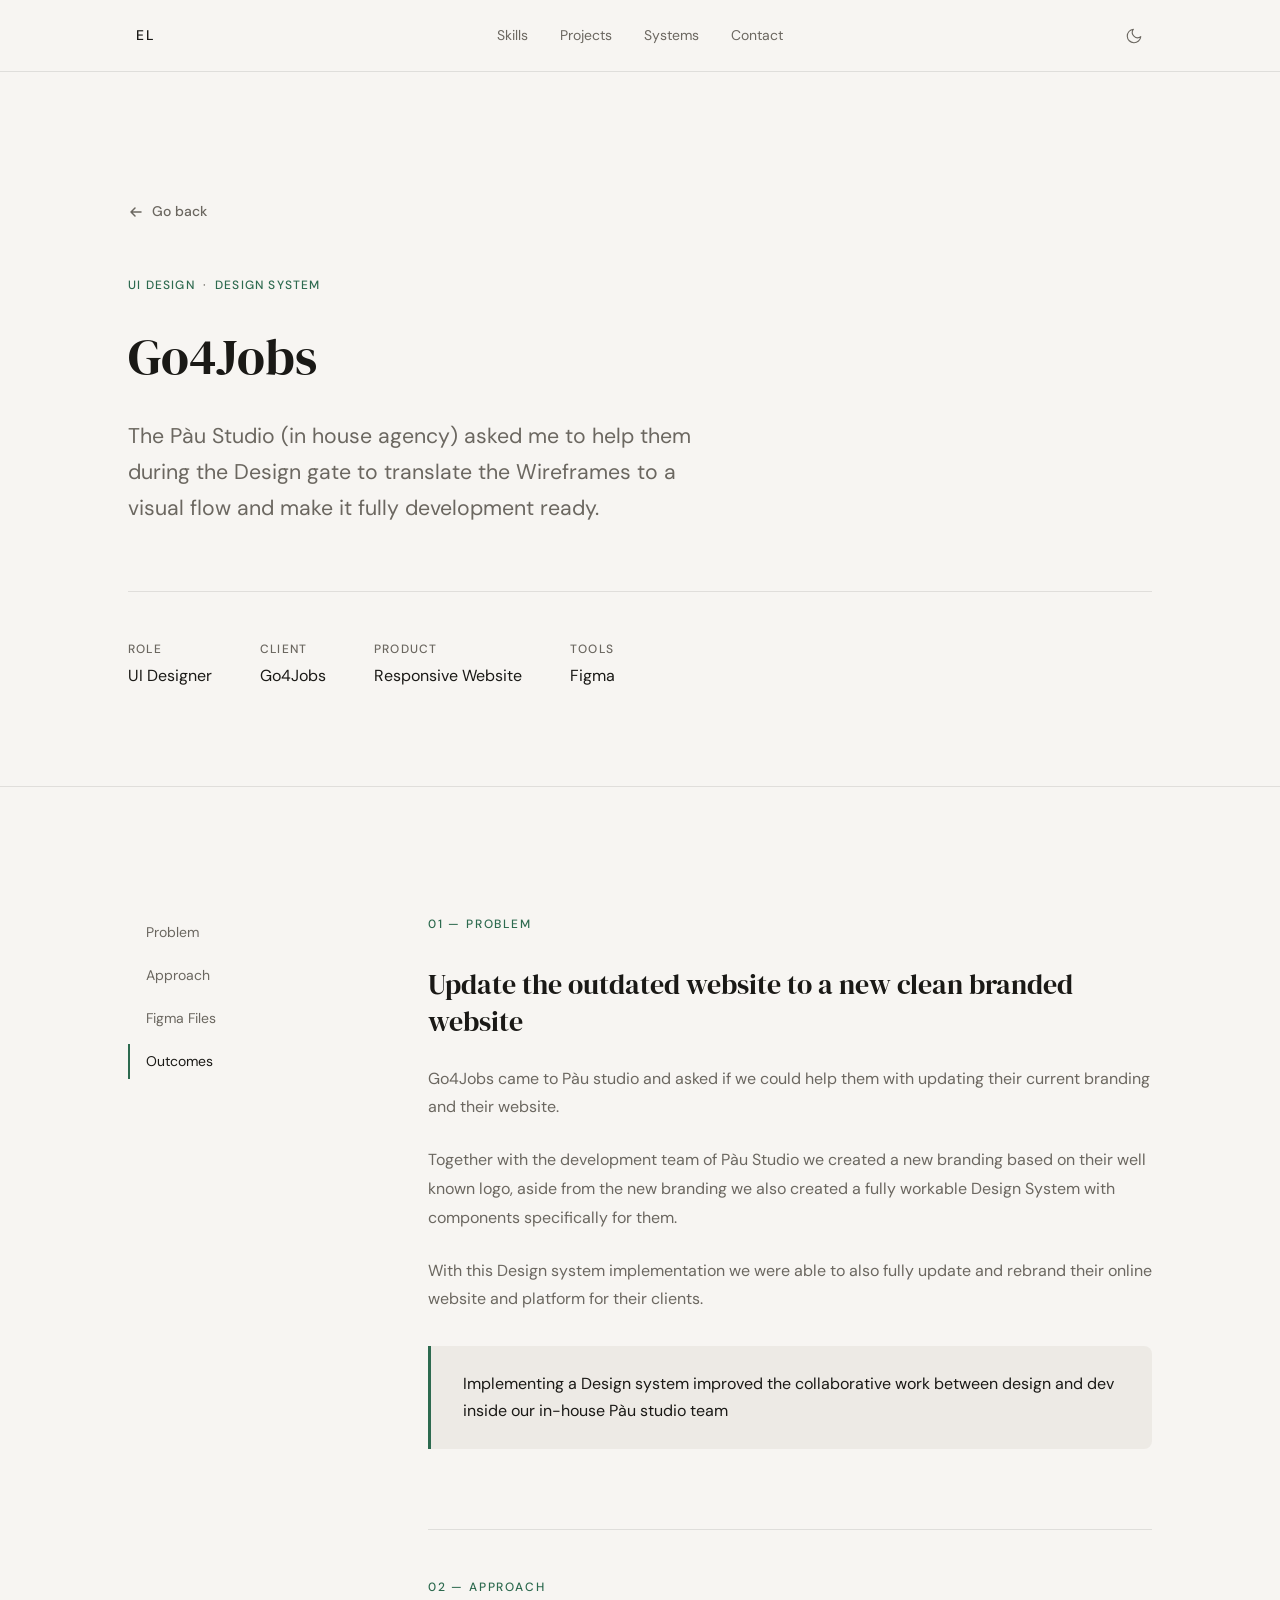
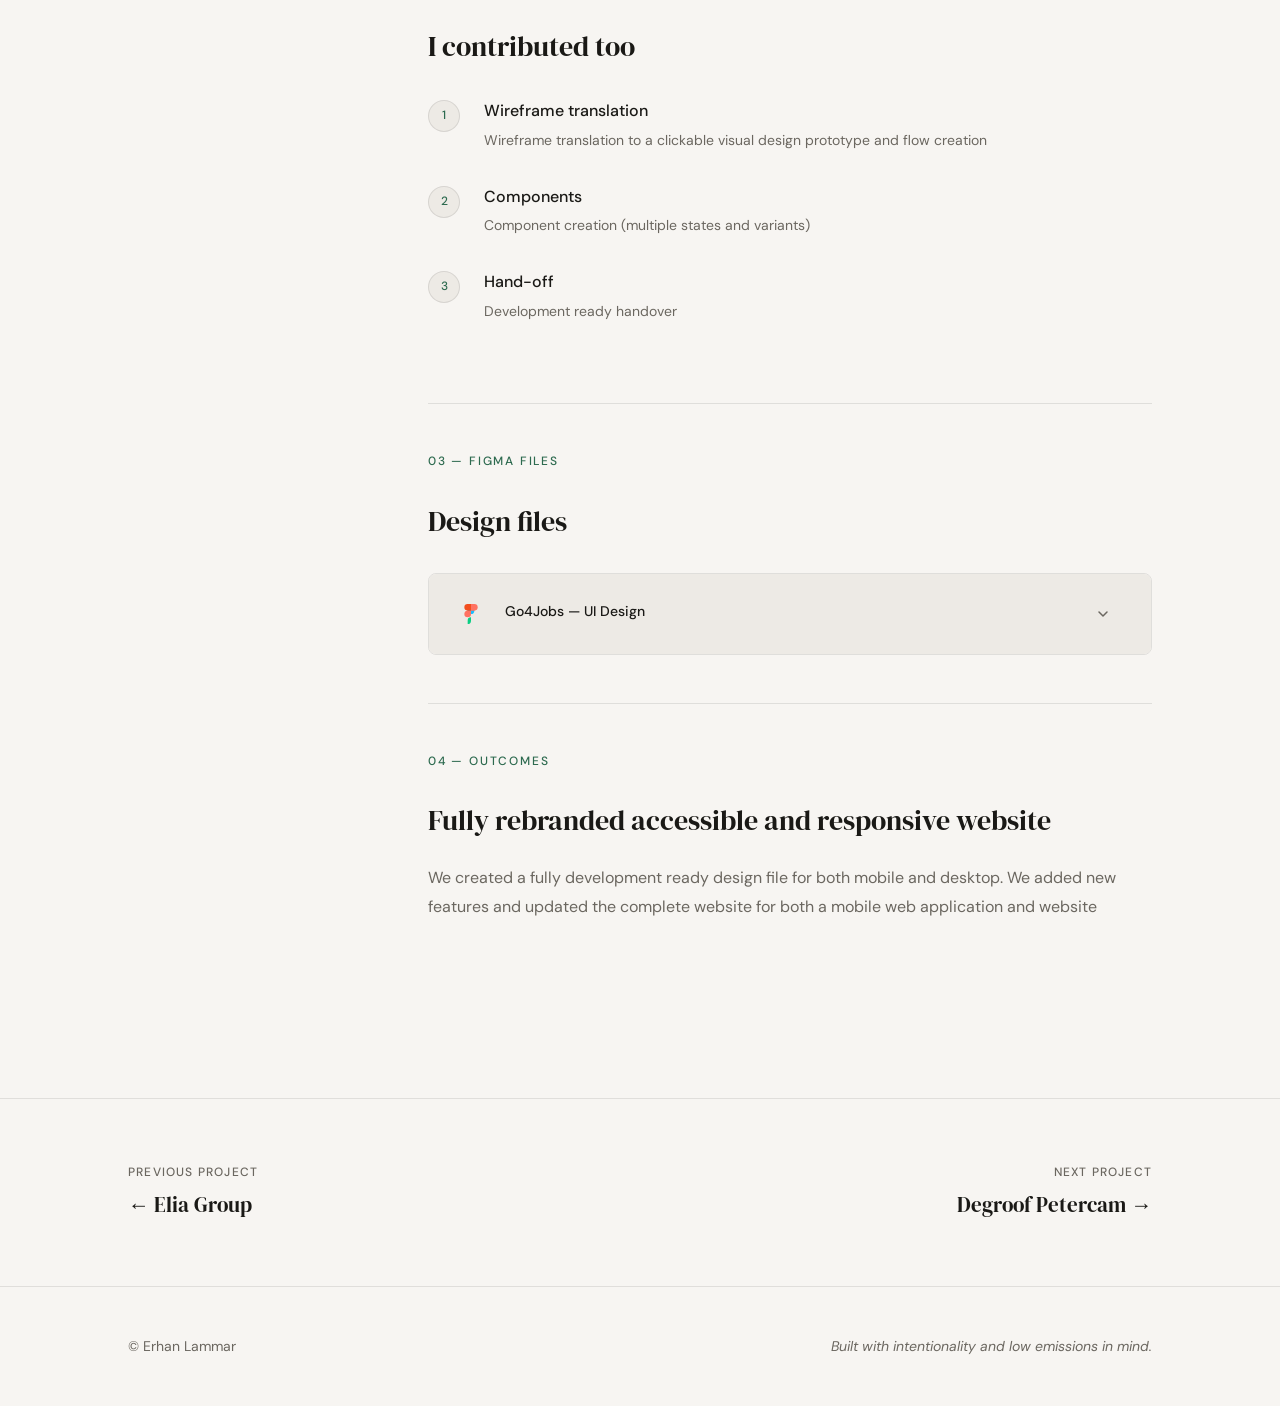
<file: projects/go4jobs.html>
<!DOCTYPE html>
<html lang="en">
<head>
  <meta charset="UTF-8" />
  <meta name="viewport" content="width=device-width, initial-scale=1.0" />
  <meta name="description" content="Go4Jobs — Case Study by Erhan Lammar. Redesigning a product's onboarding flow to meet WCAG AA." />
  <title>Go4Jobs — Erhan Lammar</title>
  <link rel="preconnect" href="https://fonts.googleapis.com" />
  <link rel="preconnect" href="https://fonts.gstatic.com" crossorigin />
  <link href="https://fonts.googleapis.com/css2?family=DM+Serif+Display:ital@0;1&family=DM+Sans:ital,opsz,wght@0,9..40,300;0,9..40,400;0,9..40,500;1,9..40,300&display=swap" rel="stylesheet" />
  <link rel="stylesheet" href="../styles.css" />
  <script>(function(){var t=localStorage.getItem('theme');if(t)document.documentElement.setAttribute('data-theme',t);})();</script>
</head>
<body>

  <a href="#main-content" class="skip-link">Skip to main content</a>

  <header class="site-header" role="banner">
    <nav class="nav" aria-label="Main navigation">
      <a href="../index.html" class="nav__logo" aria-label="Erhan Lammar — Home">
        <span aria-hidden="true">EL</span>
      </a>
      <ul class="nav__links" role="list">
        <li><a href="../index.html#skills" class="nav__link">Skills</a></li>
        <li><a href="../index.html#projects" class="nav__link">Projects</a></li>
        <li><a href="../index.html#systems" class="nav__link">Systems</a></li>
        <li><a href="../index.html#contact" class="nav__link">Contact</a></li>
      </ul>
      <button class="nav__theme-toggle" id="theme-toggle" aria-label="Switch to dark mode">
        <svg class="icon-sun" width="18" height="18" viewBox="0 0 24 24" fill="none" aria-hidden="true">
          <circle cx="12" cy="12" r="4" stroke="currentColor" stroke-width="1.5"/>
          <path d="M12 2v2M12 20v2M4.22 4.22l1.42 1.42M18.36 18.36l1.42 1.42M2 12h2M20 12h2M4.22 19.78l1.42-1.42M18.36 5.64l1.42-1.42" stroke="currentColor" stroke-width="1.5" stroke-linecap="round"/>
        </svg>
        <svg class="icon-moon" width="18" height="18" viewBox="0 0 24 24" fill="none" aria-hidden="true">
          <path d="M21 12.79A9 9 0 1 1 11.21 3 7 7 0 0 0 21 12.79z" stroke="currentColor" stroke-width="1.5" stroke-linecap="round" stroke-linejoin="round"/>
        </svg>
      </button>
    </nav>
  </header>

  <main id="main-content">

    <section class="cs-hero" aria-labelledby="cs-title">
      <div class="container reveal">

        <div class="cs-hero__back">
          <a href="../index.html#projects" class="back-link" aria-label="Go back">
            <svg width="16" height="16" viewBox="0 0 16 16" fill="none" aria-hidden="true">
              <path d="M13 8H3M7 4L3 8l4 4" stroke="currentColor" stroke-width="1.5" stroke-linecap="round" stroke-linejoin="round"/>
            </svg>
            Go back
          </a>
        </div>

        <div class="cs-hero__tags">
          <span class="cs-hero__tag">UI Design</span>
          <span class="cs-hero__tag">Design System</span>
        </div>

        <h1 class="cs-hero__title" id="cs-title">Go4Jobs</h1>
        <p class="cs-hero__summary">
          The Pàu Studio (in house agency) asked me to help them during the Design gate to translate the Wireframes to a visual flow and make it fully development ready.
        </p>

        <dl class="cs-hero__meta">
          <div class="cs-meta-item">
            <dt class="cs-meta-item__label">Role</dt>
            <dd class="cs-meta-item__value">UI Designer</dd>
          </div>
          <div class="cs-meta-item">
            <dt class="cs-meta-item__label">Client</dt>
            <dd class="cs-meta-item__value">Go4Jobs</dd>
          </div>
          <div class="cs-meta-item">
            <dt class="cs-meta-item__label">Product</dt>
            <dd class="cs-meta-item__value">Responsive Website</dd>
          </div>
          <div class="cs-meta-item">
            <dt class="cs-meta-item__label">Tools</dt>
            <dd class="cs-meta-item__value">Figma</dd>
          </div>
        </dl>

      </div>
    </section>

    <div class="cs-body">
      <div class="container">
        <div class="cs-body__grid">

          <aside class="cs-sidebar" aria-label="Case study sections">
            <a href="#problem" class="cs-sidebar__link">Problem</a>
            <a href="#approach" class="cs-sidebar__link">Approach</a>
            <a href="#figma-files" class="cs-sidebar__link">Figma Files</a>
            <a href="#outcomes" class="cs-sidebar__link">Outcomes</a>
          </aside>

          <div class="cs-content">

            <section class="cs-section reveal" id="problem" aria-labelledby="problem-heading">
              <p class="cs-section__label">01 — Problem</p>
              <h2 class="cs-section__heading" id="problem-heading">Update the outdated website to a new clean branded website</h2>
              <div class="cs-section__body">
                <p>Go4Jobs came to Pàu studio and asked if we could help them with updating their current branding and their website.</p>
                <p>Together with the development team of Pàu Studio we created a new branding based on their well known logo, aside from the new branding we also created a fully workable Design System with components specifically for them.</p>
                <p>With this Design system implementation we were able to also fully update and rebrand their online website and platform for their clients.</p>
              </div>

              <div class="cs-callout">
                <p>Implementing a Design system improved the collaborative work between design and dev inside our in-house Pàu studio team</p>
              </div>
            </section>

            <section class="cs-section reveal" id="approach" aria-labelledby="approach-heading">
              <p class="cs-section__label">02 — Approach</p>
              <h2 class="cs-section__heading" id="approach-heading">I contributed too</h2>

              <div class="cs-steps">
                <div class="cs-step">
                  <span class="cs-step__num" aria-hidden="true">1</span>
                  <div class="cs-step__content">
                    <h4>Wireframe translation</h4>
                    <p>Wireframe translation to a clickable visual design prototype and flow creation</p>
                  </div>
                </div>
                <div class="cs-step">
                  <span class="cs-step__num" aria-hidden="true">2</span>
                  <div class="cs-step__content">
                    <h4>Components</h4>
                    <p>Component creation (multiple states and variants)</p>
                  </div>
                </div>
                <div class="cs-step">
                  <span class="cs-step__num" aria-hidden="true">3</span>
                  <div class="cs-step__content">
                    <h4>Hand-off</h4>
                    <p>Development ready handover</p>
                  </div>
                </div>
              </div>
            </section>

            <section class="cs-section reveal" id="figma-files" aria-labelledby="figma-heading">
              <p class="cs-section__label">03 — Figma Files</p>
              <h2 class="cs-section__heading" id="figma-heading">Design files</h2>

              <div class="cs-figma-files">

                <div class="cs-figma-file">
                  <div class="cs-figma-file__header">
                    <svg class="cs-figma-file__icon" width="20" height="20" viewBox="0 0 38 57" fill="none" aria-hidden="true">
                      <path d="M19 28.5A9.5 9.5 0 1 1 28.5 19 9.5 9.5 0 0 1 19 28.5z" fill="#1ABCFE"/>
                      <path d="M9.5 47.5A9.5 9.5 0 0 1 19 38v9.5a9.5 9.5 0 0 1-9.5 9.5z" fill="#0ACF83"/>
                      <path d="M0 28.5A9.5 9.5 0 0 1 9.5 19H19v9.5A9.5 9.5 0 0 1 9.5 38 9.5 9.5 0 0 1 0 28.5z" fill="#FF7262"/>
                      <path d="M0 9.5A9.5 9.5 0 0 1 9.5 0H19v19H9.5A9.5 9.5 0 0 1 0 9.5z" fill="#F24E1E"/>
                      <path d="M19 0h9.5a9.5 9.5 0 0 1 0 19H19z" fill="#FF7262"/>
                    </svg>
                    <div>
                      <p class="cs-figma-file__name">Go4Jobs — UI Design</p>
                      <a href="https://www.figma.com/design/j2U70NhSevOdY8zw9XwZp0/Go4Jobs?node-id=1-11&t=SyAMFSxtKdZRba7g-1" class="cs-figma-file__link" target="_blank" rel="noopener noreferrer">Open in Figma →</a>
                    </div>
                    <button class="cs-figma-file__toggle" aria-expanded="false" aria-label="Toggle design file preview">
                      <svg class="cs-figma-file__chevron" width="16" height="16" viewBox="0 0 16 16" fill="none" aria-hidden="true">
                        <path d="M4 6l4 4 4-4" stroke="currentColor" stroke-width="1.5" stroke-linecap="round" stroke-linejoin="round"/>
                      </svg>
                    </button>
                  </div>
                  <div class="cs-figma-embed" hidden>
                    <iframe src="https://www.figma.com/embed?embed_host=share&url=https://www.figma.com/design/j2U70NhSevOdY8zw9XwZp0/Go4Jobs?node-id=1-11&t=SyAMFSxtKdZRba7g-1" allowfullscreen loading="lazy" title="Go4Jobs — Figma design file"></iframe>
                  </div>
                </div>

              </div>
            </section>

            <section class="cs-section reveal" id="outcomes" aria-labelledby="outcomes-heading">
              <p class="cs-section__label">04 — Outcomes</p>
              <h2 class="cs-section__heading" id="outcomes-heading">Fully rebranded accessible and responsive website</h2>
              <div class="cs-section__body">
                <p>We created a fully development ready design file for both mobile and desktop. We added new features and updated the complete website for both a mobile web application and website</p>
              </div>
            </section>

          </div>
        </div>
      </div>
    </div>

  </main>

  <nav class="cs-project-nav" aria-label="Project navigation">
    <div class="container">
      <a href="elia-group.html" class="cs-project-nav__link">
        <span class="cs-project-nav__dir">Previous Project</span>
        <span class="cs-project-nav__title">← Elia Group</span>
      </a>
      <a href="degroofpetercam.html" class="cs-project-nav__link cs-project-nav__link--next">
        <span class="cs-project-nav__dir">Next Project</span>
        <span class="cs-project-nav__title">Degroof Petercam →</span>
      </a>
    </div>
  </nav>

  <footer class="site-footer" role="contentinfo">
    <div class="container">
      <p class="site-footer__copy">&copy; Erhan Lammar</p>
      <p class="site-footer__note">Built with intentionality and low emissions in mind.</p>
    </div>
  </footer>

  <script src="../main.js"></script>
  <script>
    document.querySelectorAll('.year').forEach(el => el.textContent = new Date().getFullYear());
    const sidebarLinks = document.querySelectorAll('.cs-sidebar__link');
    const csSections = document.querySelectorAll('.cs-section[id]');
    const sidebarObserver = new IntersectionObserver(entries => {
      entries.forEach(entry => {
        if (entry.isIntersecting) {
          sidebarLinks.forEach(l => l.classList.remove('is-active'));
          const active = document.querySelector(`.cs-sidebar__link[href="#${entry.target.id}"]`);
          if (active) active.classList.add('is-active');
        }
      });
    }, { threshold: 0.4 });
    csSections.forEach(s => sidebarObserver.observe(s));
  </script>
</body>
</html>
</file>
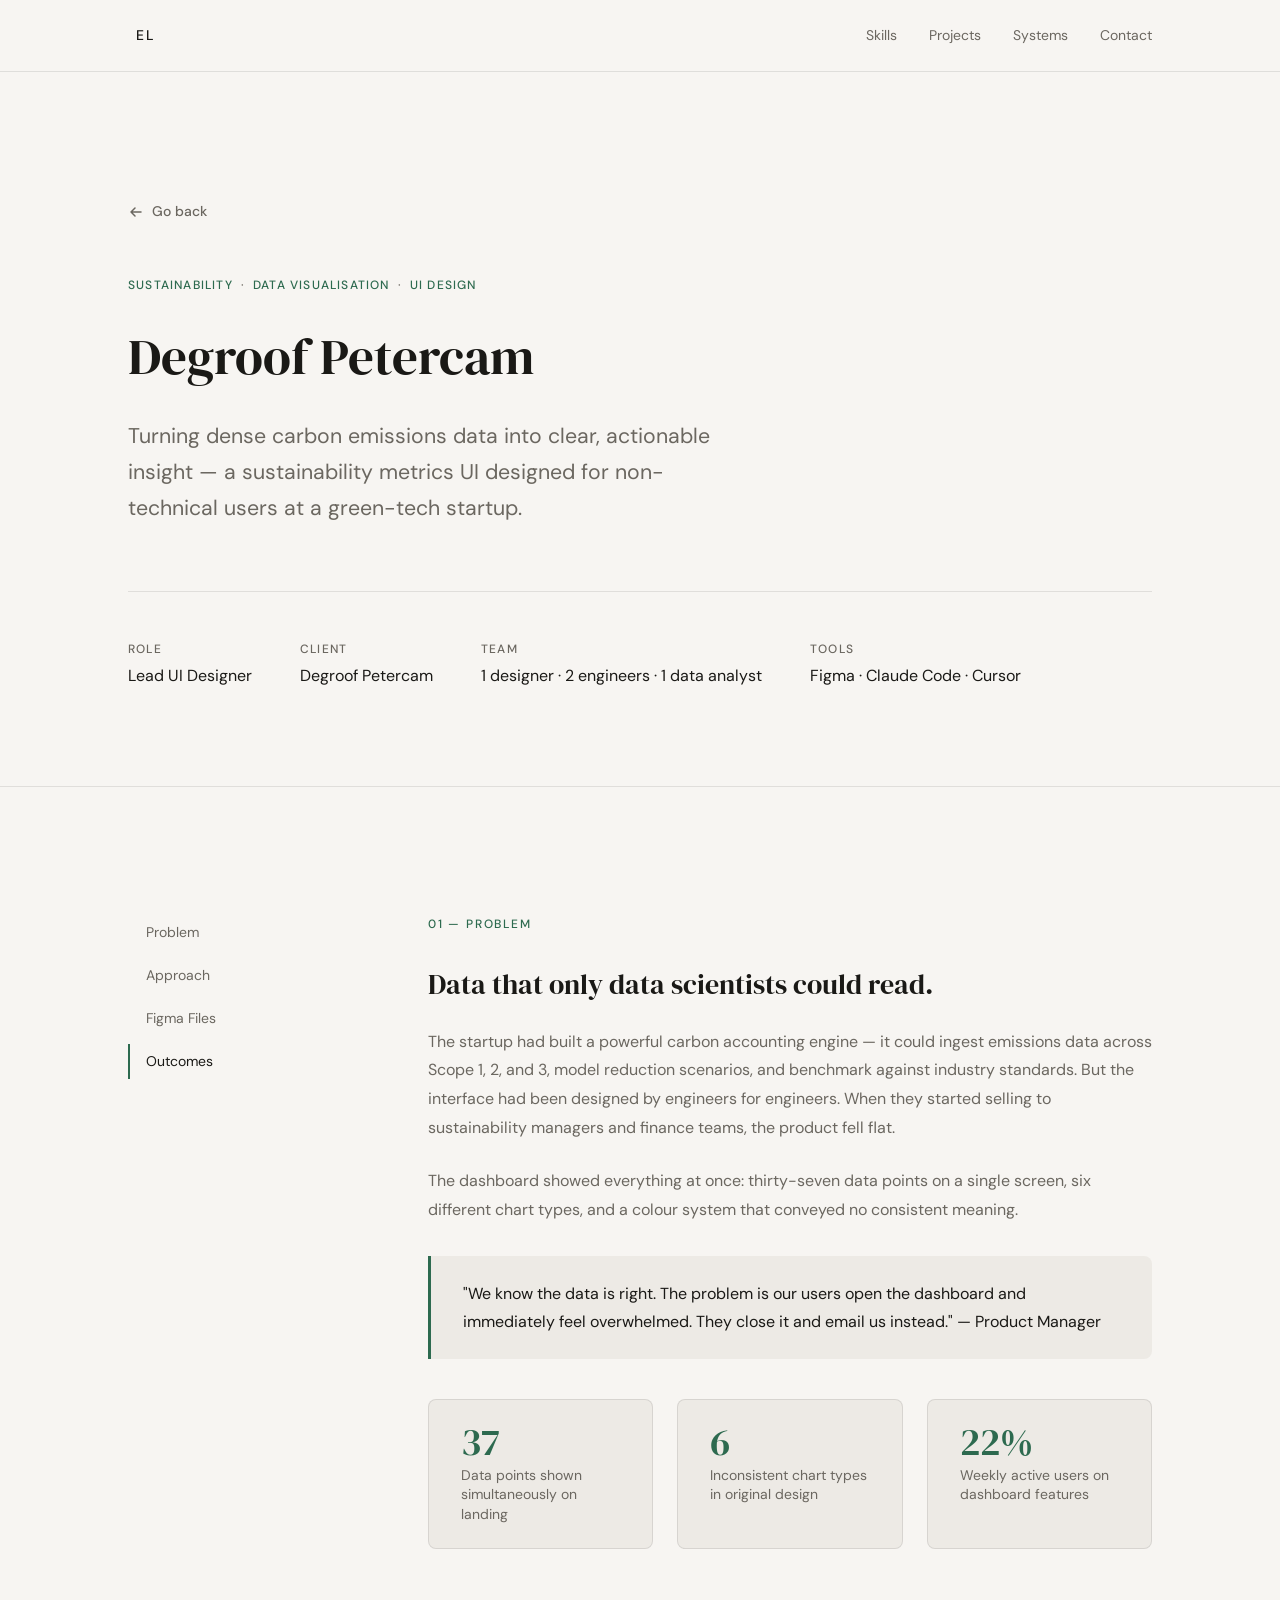
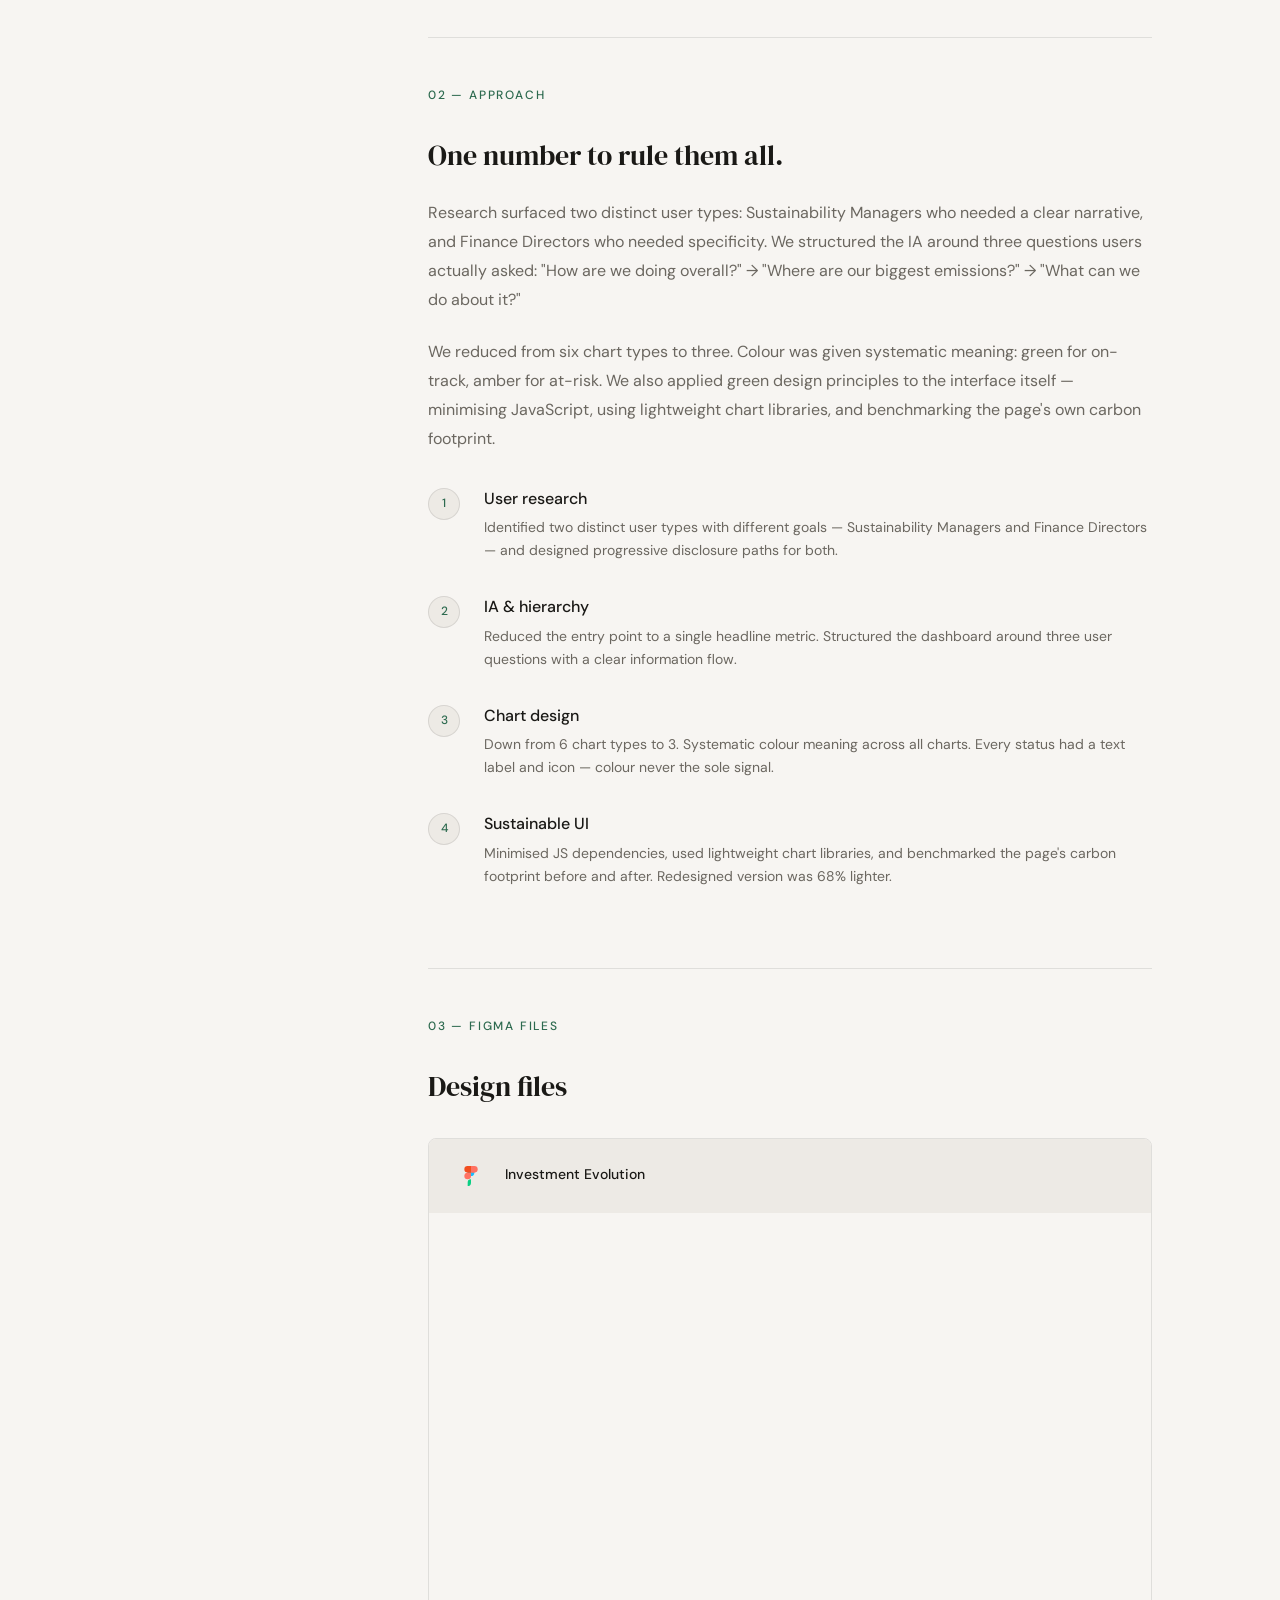
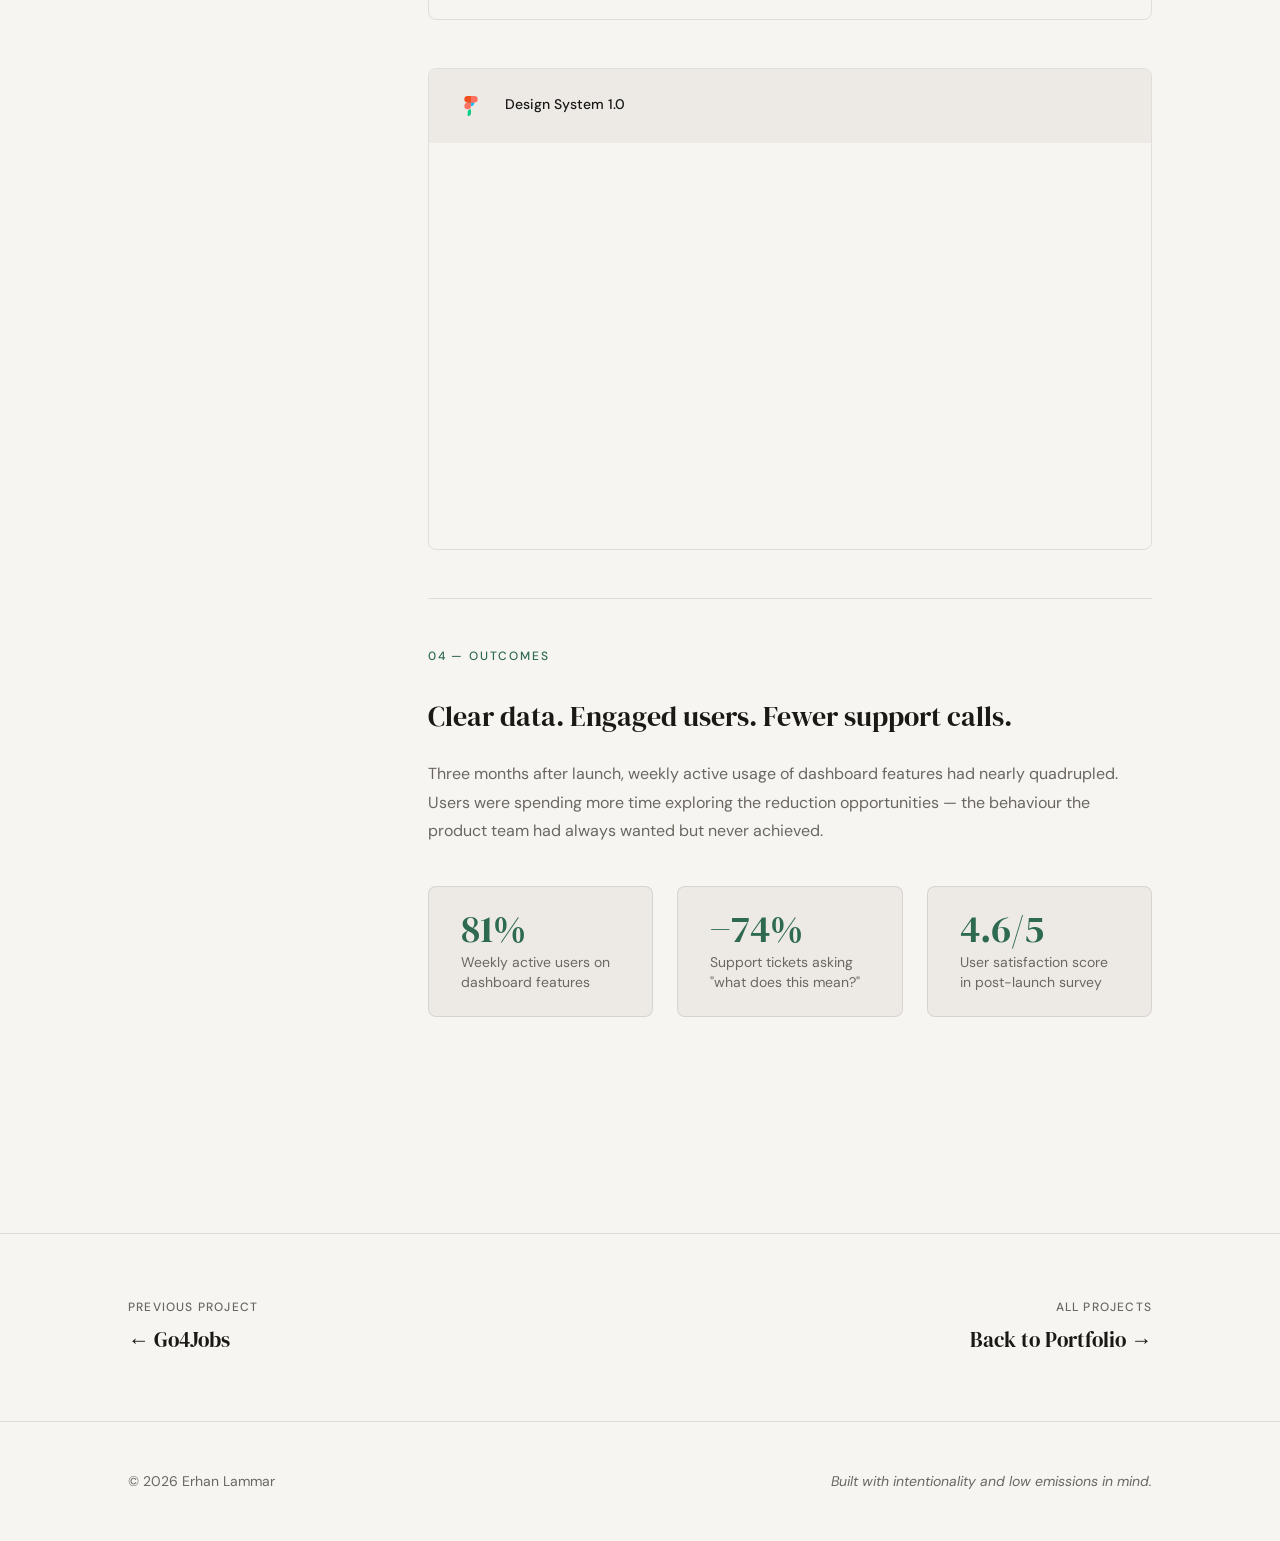
<file: projects/Go4jobs.html>
<!DOCTYPE html>
<html lang="en">
<head>
  <meta charset="UTF-8" />
  <meta name="viewport" content="width=device-width, initial-scale=1.0" />
  <meta name="description" content="Degroof Petercam — Case Study by Erhan Lammar. UI design for investment evolution and design system." />
  <title>Degroof Petercam — Erhan Lammar</title>
  <link rel="preconnect" href="https://fonts.googleapis.com" />
  <link rel="preconnect" href="https://fonts.gstatic.com" crossorigin />
  <link href="https://fonts.googleapis.com/css2?family=DM+Serif+Display:ital@0;1&family=DM+Sans:ital,opsz,wght@0,9..40,300;0,9..40,400;0,9..40,500;1,9..40,300&display=swap" rel="stylesheet" />
  <link rel="stylesheet" href="../styles.css" />
</head>
<body>

  <a href="#main-content" class="skip-link">Skip to main content</a>

  <header class="site-header" role="banner">
    <nav class="nav" aria-label="Main navigation">
      <a href="../index.html" class="nav__logo" aria-label="Erhan Lammar — Home">
        <span aria-hidden="true">EL</span>
      </a>
      <ul class="nav__links" role="list">
        <li><a href="../index.html#skills" class="nav__link">Skills</a></li>
        <li><a href="../index.html#projects" class="nav__link">Projects</a></li>
        <li><a href="../index.html#systems" class="nav__link">Systems</a></li>
        <li><a href="../index.html#contact" class="nav__link">Contact</a></li>
      </ul>
    </nav>
  </header>

  <main id="main-content">

    <section class="cs-hero" aria-labelledby="cs-title">
      <div class="container reveal">

        <div class="cs-hero__back">
          <a href="../index.html#projects" class="back-link" aria-label="Go back">
            <svg width="16" height="16" viewBox="0 0 16 16" fill="none" aria-hidden="true">
              <path d="M13 8H3M7 4L3 8l4 4" stroke="currentColor" stroke-width="1.5" stroke-linecap="round" stroke-linejoin="round"/>
            </svg>
            Go back
          </a>
        </div>

        <div class="cs-hero__tags">
          <span class="cs-hero__tag">Sustainability</span>
          <span class="cs-hero__tag">Data Visualisation</span>
          <span class="cs-hero__tag">UI Design</span>
        </div>

        <h1 class="cs-hero__title" id="cs-title">Degroof Petercam</h1>
        <p class="cs-hero__summary">
          Turning dense carbon emissions data into clear, actionable insight — a sustainability metrics UI designed for non-technical users at a green-tech startup.
        </p>

        <dl class="cs-hero__meta">
          <div class="cs-meta-item">
            <dt class="cs-meta-item__label">Role</dt>
            <dd class="cs-meta-item__value">Lead UI Designer</dd>
          </div>
          <div class="cs-meta-item">
            <dt class="cs-meta-item__label">Client</dt>
            <dd class="cs-meta-item__value">Degroof Petercam</dd>
          </div>
          <div class="cs-meta-item">
            <dt class="cs-meta-item__label">Team</dt>
            <dd class="cs-meta-item__value">1 designer · 2 engineers · 1 data analyst</dd>
          </div>
          <div class="cs-meta-item">
            <dt class="cs-meta-item__label">Tools</dt>
            <dd class="cs-meta-item__value">Figma · Claude Code · Cursor</dd>
          </div>
        </dl>

      </div>
    </section>

    <div class="cs-body">
      <div class="container">
        <div class="cs-body__grid">

          <aside class="cs-sidebar" aria-label="Case study sections">
            <a href="#problem" class="cs-sidebar__link">Problem</a>
            <a href="#approach" class="cs-sidebar__link">Approach</a>
            <a href="#figma-files" class="cs-sidebar__link">Figma Files</a>
            <a href="#outcomes" class="cs-sidebar__link">Outcomes</a>
          </aside>

          <div class="cs-content">

            <section class="cs-section reveal" id="problem" aria-labelledby="problem-heading">
              <p class="cs-section__label">01 — Problem</p>
              <h2 class="cs-section__heading" id="problem-heading">Data that only data scientists could read.</h2>
              <div class="cs-section__body">
                <p>The startup had built a powerful carbon accounting engine — it could ingest emissions data across Scope 1, 2, and 3, model reduction scenarios, and benchmark against industry standards. But the interface had been designed by engineers for engineers. When they started selling to sustainability managers and finance teams, the product fell flat.</p>
                <p>The dashboard showed everything at once: thirty-seven data points on a single screen, six different chart types, and a colour system that conveyed no consistent meaning.</p>
              </div>

              <div class="cs-callout">
                <p>"We know the data is right. The problem is our users open the dashboard and immediately feel overwhelmed. They close it and email us instead." — Product Manager</p>
              </div>

              <div class="cs-stats">
                <div class="cs-stat">
                  <p class="cs-stat__value">37</p>
                  <p class="cs-stat__label">Data points shown simultaneously on landing</p>
                </div>
                <div class="cs-stat">
                  <p class="cs-stat__value">6</p>
                  <p class="cs-stat__label">Inconsistent chart types in original design</p>
                </div>
                <div class="cs-stat">
                  <p class="cs-stat__value">22%</p>
                  <p class="cs-stat__label">Weekly active users on dashboard features</p>
                </div>
              </div>
            </section>

            <section class="cs-section reveal" id="approach" aria-labelledby="approach-heading">
              <p class="cs-section__label">02 — Approach</p>
              <h2 class="cs-section__heading" id="approach-heading">One number to rule them all.</h2>
              <div class="cs-section__body">
                <p>Research surfaced two distinct user types: Sustainability Managers who needed a clear narrative, and Finance Directors who needed specificity. We structured the IA around three questions users actually asked: "How are we doing overall?" → "Where are our biggest emissions?" → "What can we do about it?"</p>
                <p>We reduced from six chart types to three. Colour was given systematic meaning: green for on-track, amber for at-risk. We also applied green design principles to the interface itself — minimising JavaScript, using lightweight chart libraries, and benchmarking the page's own carbon footprint.</p>
              </div>

              <div class="cs-steps">
                <div class="cs-step">
                  <span class="cs-step__num" aria-hidden="true">1</span>
                  <div class="cs-step__content">
                    <h4>User research</h4>
                    <p>Identified two distinct user types with different goals — Sustainability Managers and Finance Directors — and designed progressive disclosure paths for both.</p>
                  </div>
                </div>
                <div class="cs-step">
                  <span class="cs-step__num" aria-hidden="true">2</span>
                  <div class="cs-step__content">
                    <h4>IA & hierarchy</h4>
                    <p>Reduced the entry point to a single headline metric. Structured the dashboard around three user questions with a clear information flow.</p>
                  </div>
                </div>
                <div class="cs-step">
                  <span class="cs-step__num" aria-hidden="true">3</span>
                  <div class="cs-step__content">
                    <h4>Chart design</h4>
                    <p>Down from 6 chart types to 3. Systematic colour meaning across all charts. Every status had a text label and icon — colour never the sole signal.</p>
                  </div>
                </div>
                <div class="cs-step">
                  <span class="cs-step__num" aria-hidden="true">4</span>
                  <div class="cs-step__content">
                    <h4>Sustainable UI</h4>
                    <p>Minimised JS dependencies, used lightweight chart libraries, and benchmarked the page's carbon footprint before and after. Redesigned version was 68% lighter.</p>
                  </div>
                </div>
              </div>
            </section>

            <section class="cs-section reveal" id="figma-files" aria-labelledby="figma-heading">
              <p class="cs-section__label">03 — Figma Files</p>
              <h2 class="cs-section__heading" id="figma-heading">Design files</h2>

              <div class="cs-figma-files">

                <div class="cs-figma-file">
                  <div class="cs-figma-file__header">
                    <svg class="cs-figma-file__icon" width="20" height="20" viewBox="0 0 38 57" fill="none" aria-hidden="true">
                      <path d="M19 28.5A9.5 9.5 0 1 1 28.5 19 9.5 9.5 0 0 1 19 28.5z" fill="#1ABCFE"/>
                      <path d="M9.5 47.5A9.5 9.5 0 0 1 19 38v9.5a9.5 9.5 0 0 1-9.5 9.5z" fill="#0ACF83"/>
                      <path d="M0 28.5A9.5 9.5 0 0 1 9.5 19H19v9.5A9.5 9.5 0 0 1 9.5 38 9.5 9.5 0 0 1 0 28.5z" fill="#FF7262"/>
                      <path d="M0 9.5A9.5 9.5 0 0 1 9.5 0H19v19H9.5A9.5 9.5 0 0 1 0 9.5z" fill="#F24E1E"/>
                      <path d="M19 0h9.5a9.5 9.5 0 0 1 0 19H19z" fill="#FF7262"/>
                    </svg>
                    <div>
                      <p class="cs-figma-file__name">Investment Evolution</p>
                      <a href="https://www.figma.com/design/Ur5UqNdfGPD0rXv11Gc4MR/Investment---evolution?node-id=1-271&t=l48PeOors8O9WQA1-1" class="cs-figma-file__link" target="_blank" rel="noopener noreferrer">Open in Figma →</a>
                    </div>
                  </div>
                  <div class="cs-figma-embed">
                    <iframe src="https://www.figma.com/embed?embed_host=share&url=https://www.figma.com/design/Ur5UqNdfGPD0rXv11Gc4MR/Investment---evolution?node-id=1-271&t=l48PeOors8O9WQA1-1" allowfullscreen loading="lazy" title="Degroof Petercam Investment Evolution — Figma design file"></iframe>
                  </div>
                </div>

                <div class="cs-figma-file">
                  <div class="cs-figma-file__header">
                    <svg class="cs-figma-file__icon" width="20" height="20" viewBox="0 0 38 57" fill="none" aria-hidden="true">
                      <path d="M19 28.5A9.5 9.5 0 1 1 28.5 19 9.5 9.5 0 0 1 19 28.5z" fill="#1ABCFE"/>
                      <path d="M9.5 47.5A9.5 9.5 0 0 1 19 38v9.5a9.5 9.5 0 0 1-9.5 9.5z" fill="#0ACF83"/>
                      <path d="M0 28.5A9.5 9.5 0 0 1 9.5 19H19v9.5A9.5 9.5 0 0 1 9.5 38 9.5 9.5 0 0 1 0 28.5z" fill="#FF7262"/>
                      <path d="M0 9.5A9.5 9.5 0 0 1 9.5 0H19v19H9.5A9.5 9.5 0 0 1 0 9.5z" fill="#F24E1E"/>
                      <path d="M19 0h9.5a9.5 9.5 0 0 1 0 19H19z" fill="#FF7262"/>
                    </svg>
                    <div>
                      <p class="cs-figma-file__name">Design System 1.0</p>
                      <a href="https://www.figma.com/design/BAguh6VVa8h8h5rDxrqQUL/Design-system-1.0?node-id=0-1&t=UbPZy7MkUebYOFxY-1" class="cs-figma-file__link" target="_blank" rel="noopener noreferrer">Open in Figma →</a>
                    </div>
                  </div>
                  <div class="cs-figma-embed">
                    <iframe src="https://www.figma.com/embed?embed_host=share&url=https://www.figma.com/design/BAguh6VVa8h8h5rDxrqQUL/Design-system-1.0?node-id=0-1&t=UbPZy7MkUebYOFxY-1" allowfullscreen loading="lazy" title="Degroof Petercam Design System 1.0 — Figma design file"></iframe>
                  </div>
                </div>

              </div>
            </section>

            <section class="cs-section reveal" id="outcomes" aria-labelledby="outcomes-heading">
              <p class="cs-section__label">04 — Outcomes</p>
              <h2 class="cs-section__heading" id="outcomes-heading">Clear data. Engaged users. Fewer support calls.</h2>
              <div class="cs-section__body">
                <p>Three months after launch, weekly active usage of dashboard features had nearly quadrupled. Users were spending more time exploring the reduction opportunities — the behaviour the product team had always wanted but never achieved.</p>
              </div>

              <div class="cs-stats">
                <div class="cs-stat">
                  <p class="cs-stat__value">81%</p>
                  <p class="cs-stat__label">Weekly active users on dashboard features</p>
                </div>
                <div class="cs-stat">
                  <p class="cs-stat__value">−74%</p>
                  <p class="cs-stat__label">Support tickets asking "what does this mean?"</p>
                </div>
                <div class="cs-stat">
                  <p class="cs-stat__value">4.6/5</p>
                  <p class="cs-stat__label">User satisfaction score in post-launch survey</p>
                </div>
              </div>
            </section>

          </div>
        </div>
      </div>
    </div>

  </main>

  <nav class="cs-project-nav" aria-label="Project navigation">
    <div class="container">
      <a href="degroofpetercam.html" class="cs-project-nav__link">
        <span class="cs-project-nav__dir">Previous Project</span>
        <span class="cs-project-nav__title">← Go4Jobs</span>
      </a>
      <a href="../index.html#projects" class="cs-project-nav__link cs-project-nav__link--next">
        <span class="cs-project-nav__dir">All Projects</span>
        <span class="cs-project-nav__title">Back to Portfolio →</span>
      </a>
    </div>
  </nav>

  <footer class="site-footer" role="contentinfo">
    <div class="container">
      <p class="site-footer__copy">&copy; <span class="year"></span> Erhan Lammar</p>
      <p class="site-footer__note">Built with intentionality and low emissions in mind.</p>
    </div>
  </footer>

  <script src="../main.js"></script>
  <script>
    document.querySelectorAll('.year').forEach(el => el.textContent = new Date().getFullYear());
    const sidebarLinks = document.querySelectorAll('.cs-sidebar__link');
    const csSections = document.querySelectorAll('.cs-section[id]');
    const sidebarObserver = new IntersectionObserver(entries => {
      entries.forEach(entry => {
        if (entry.isIntersecting) {
          sidebarLinks.forEach(l => l.classList.remove('is-active'));
          const active = document.querySelector(`.cs-sidebar__link[href="#${entry.target.id}"]`);
          if (active) active.classList.add('is-active');
        }
      });
    }, { threshold: 0.4 });
    csSections.forEach(s => sidebarObserver.observe(s));
  </script>
</body>
</html>
</file>
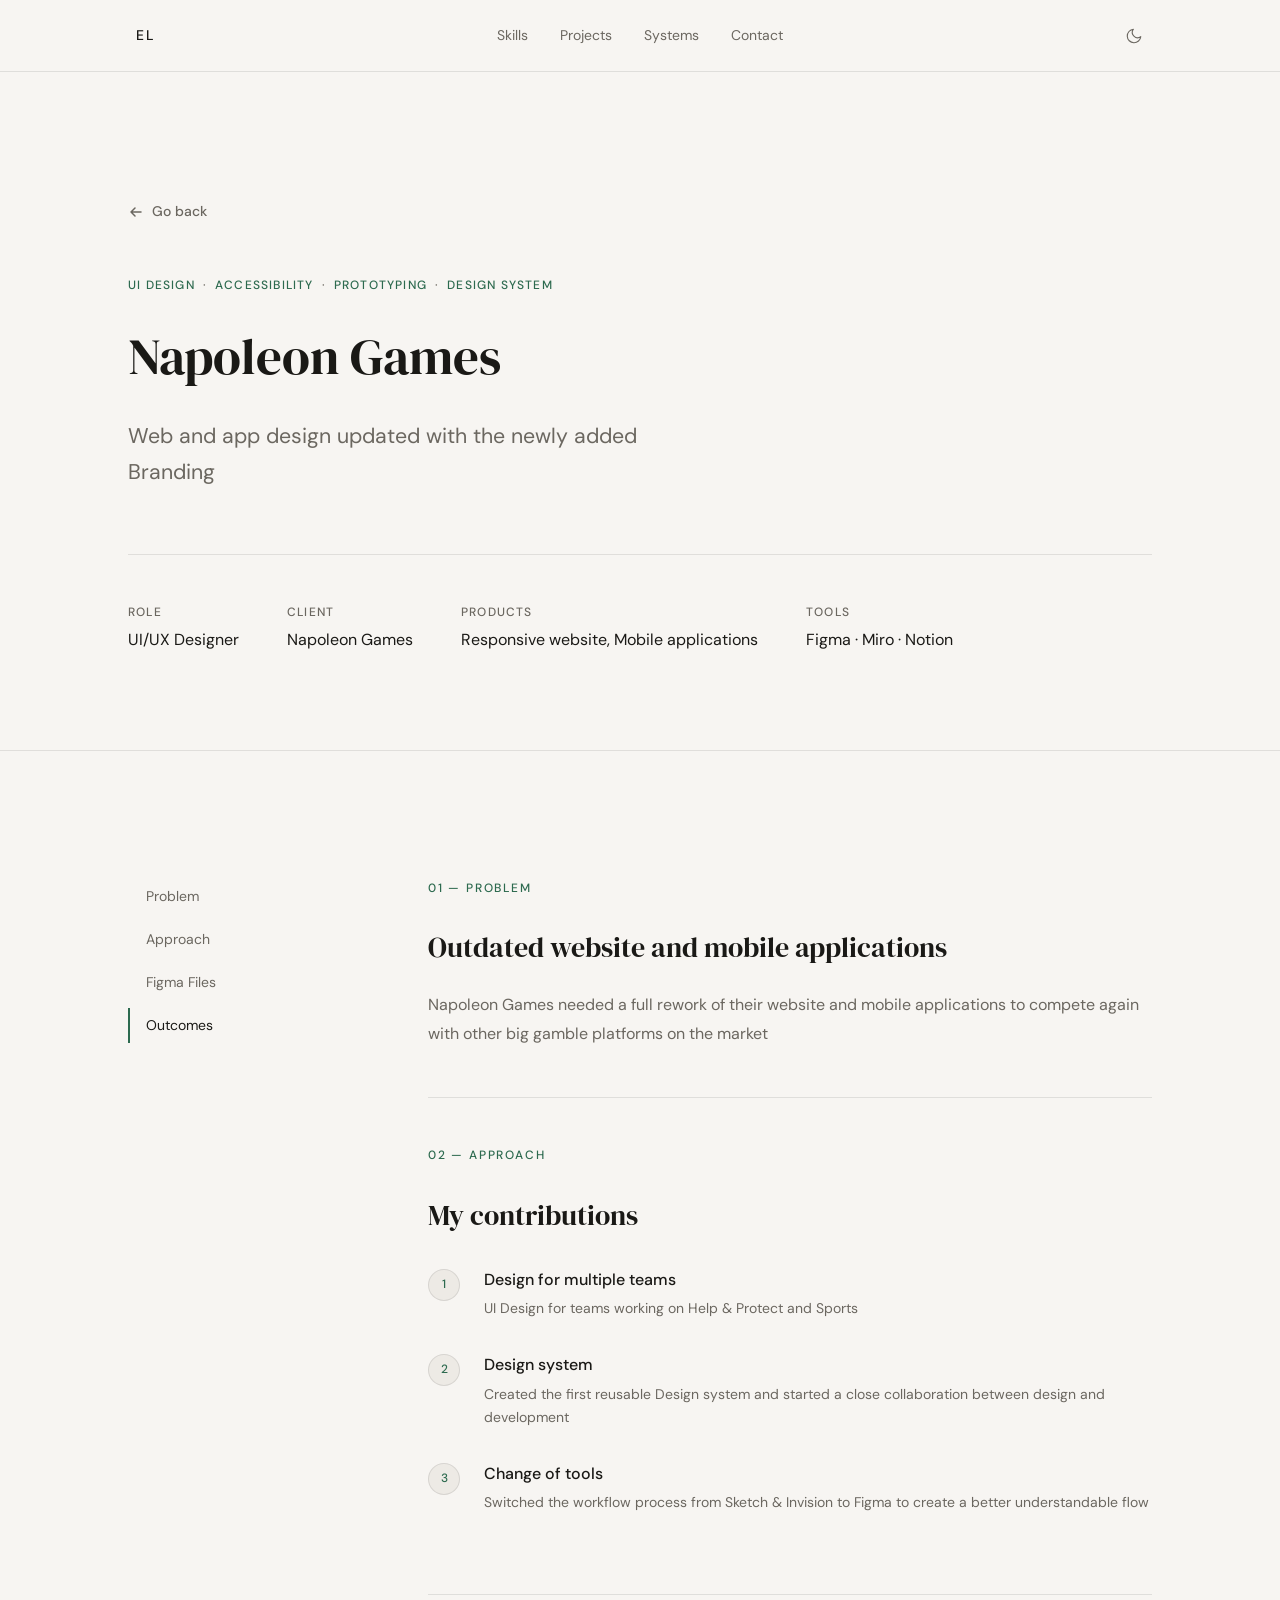
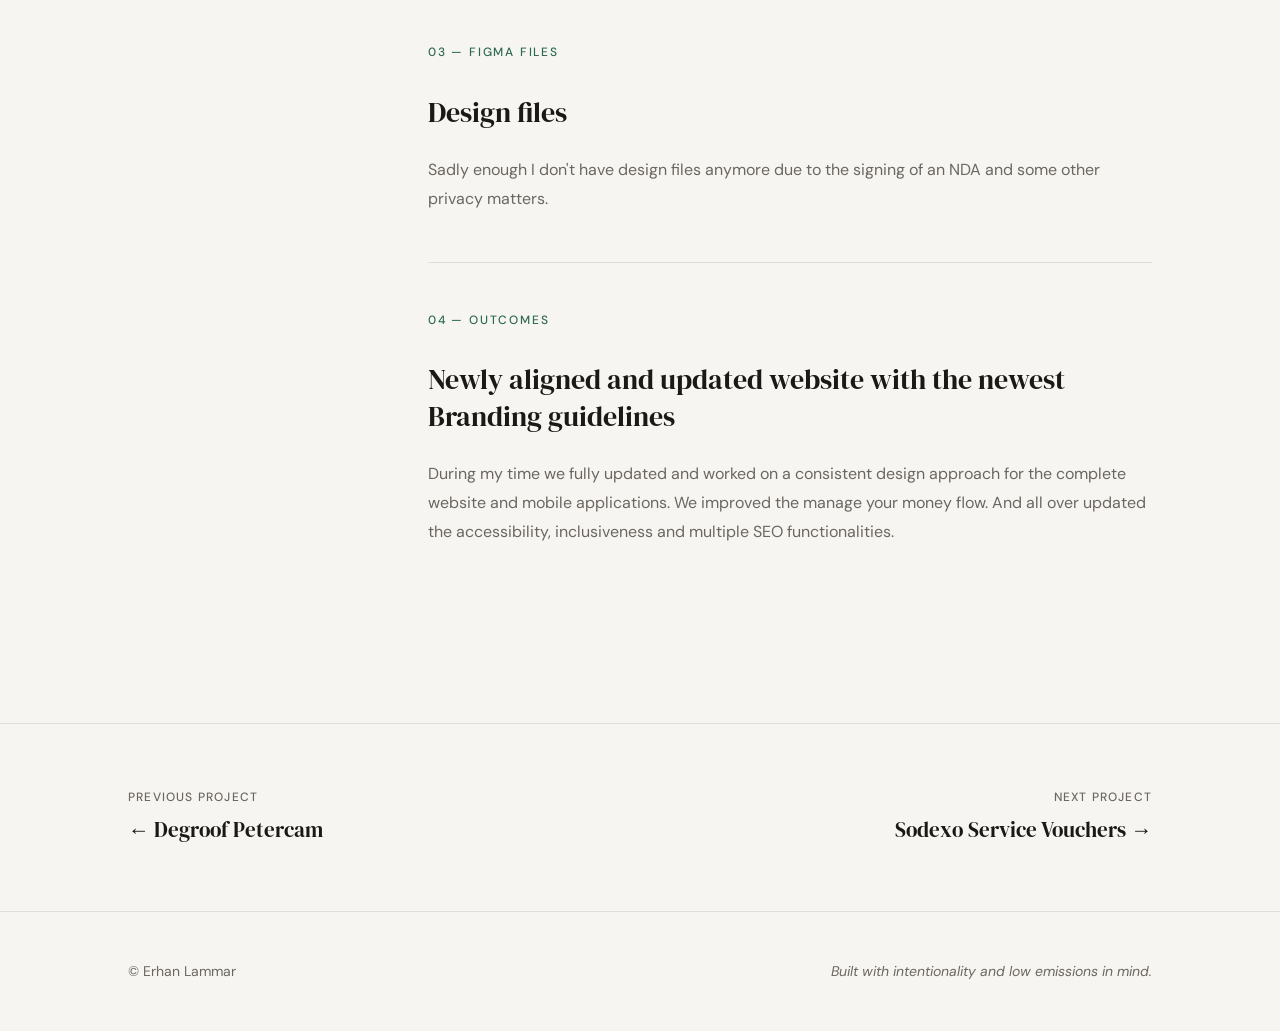
<file: projects/napoleon-games.html>
<!DOCTYPE html>
<html lang="en">
<head>
  <meta charset="UTF-8" />
  <meta name="viewport" content="width=device-width, initial-scale=1.0" />
  <meta name="description" content="Napoleon Games — Case Study by Erhan Lammar." />
  <title>Napoleon Games — Erhan Lammar</title>
  <link rel="preconnect" href="https://fonts.googleapis.com" />
  <link rel="preconnect" href="https://fonts.gstatic.com" crossorigin />
  <link href="https://fonts.googleapis.com/css2?family=DM+Serif+Display:ital@0;1&family=DM+Sans:ital,opsz,wght@0,9..40,300;0,9..40,400;0,9..40,500;1,9..40,300&display=swap" rel="stylesheet" />
  <link rel="stylesheet" href="../styles.css" />
  <script>(function(){var t=localStorage.getItem('theme');if(t)document.documentElement.setAttribute('data-theme',t);})();</script>
</head>
<body>

  <a href="#main-content" class="skip-link">Skip to main content</a>

  <header class="site-header" role="banner">
    <nav class="nav" aria-label="Main navigation">
      <a href="../index.html" class="nav__logo" aria-label="Erhan Lammar — Home">
        <span aria-hidden="true">EL</span>
      </a>
      <ul class="nav__links" role="list">
        <li><a href="../index.html#skills" class="nav__link">Skills</a></li>
        <li><a href="../index.html#projects" class="nav__link">Projects</a></li>
        <li><a href="../index.html#systems" class="nav__link">Systems</a></li>
        <li><a href="../index.html#contact" class="nav__link">Contact</a></li>
      </ul>
      <button class="nav__theme-toggle" id="theme-toggle" aria-label="Switch to dark mode">
        <svg class="icon-sun" width="18" height="18" viewBox="0 0 24 24" fill="none" aria-hidden="true">
          <circle cx="12" cy="12" r="4" stroke="currentColor" stroke-width="1.5"/>
          <path d="M12 2v2M12 20v2M4.22 4.22l1.42 1.42M18.36 18.36l1.42 1.42M2 12h2M20 12h2M4.22 19.78l1.42-1.42M18.36 5.64l1.42-1.42" stroke="currentColor" stroke-width="1.5" stroke-linecap="round"/>
        </svg>
        <svg class="icon-moon" width="18" height="18" viewBox="0 0 24 24" fill="none" aria-hidden="true">
          <path d="M21 12.79A9 9 0 1 1 11.21 3 7 7 0 0 0 21 12.79z" stroke="currentColor" stroke-width="1.5" stroke-linecap="round" stroke-linejoin="round"/>
        </svg>
      </button>
    </nav>
  </header>

  <main id="main-content">

    <!-- ── Hero ── -->
    <section class="cs-hero" aria-labelledby="cs-title">
      <div class="container reveal">

        <div class="cs-hero__back">
          <a href="../index.html#projects" class="back-link" aria-label="Go back">
            <svg width="16" height="16" viewBox="0 0 16 16" fill="none" aria-hidden="true">
              <path d="M13 8H3M7 4L3 8l4 4" stroke="currentColor" stroke-width="1.5" stroke-linecap="round" stroke-linejoin="round"/>
            </svg>
            Go back
          </a>
        </div>

        <!-- Tags: add/remove as needed -->
        <div class="cs-hero__tags">
          <span class="cs-hero__tag">UI Design</span>
          <span class="cs-hero__tag">Accessibility</span>
          <span class="cs-hero__tag">Prototyping</span>
          <span class="cs-hero__tag">Design System</span>
        </div>

        <h1 class="cs-hero__title" id="cs-title">Napoleon Games</h1>
        <p class="cs-hero__summary">
          Web and app design updated with the newly added Branding
        </p>

        <!-- Meta: update labels/values to match the project -->
        <dl class="cs-hero__meta">
          <div class="cs-meta-item">
            <dt class="cs-meta-item__label">Role</dt>
            <dd class="cs-meta-item__value">UI/UX Designer</dd>
          </div>
          <div class="cs-meta-item">
            <dt class="cs-meta-item__label">Client</dt>
            <dd class="cs-meta-item__value">Napoleon Games</dd>
          </div>
          <div class="cs-meta-item">
            <dt class="cs-meta-item__label">Products</dt>
            <dd class="cs-meta-item__value">Responsive website, Mobile applications</dd>
          </div>
          <div class="cs-meta-item">
            <dt class="cs-meta-item__label">Tools</dt>
            <dd class="cs-meta-item__value">Figma · Miro · Notion</dd>
          </div>
        </dl>

      </div>
    </section>

    <!-- ── Body ── -->
    <div class="cs-body">
      <div class="container">
        <div class="cs-body__grid">

          <!-- Sidebar navigation — mirror the section IDs below -->
          <aside class="cs-sidebar" aria-label="Case study sections">
            <a href="#problem" class="cs-sidebar__link">Problem</a>
            <a href="#approach" class="cs-sidebar__link">Approach</a>
            <a href="#figma-files" class="cs-sidebar__link">Figma Files</a>
            <a href="#outcomes" class="cs-sidebar__link">Outcomes</a>
          </aside>

          <div class="cs-content">

            <!-- ── 01 Problem ── -->
            <section class="cs-section reveal" id="problem" aria-labelledby="problem-heading">
              <p class="cs-section__label">01 — Problem</p>
              <h2 class="cs-section__heading" id="problem-heading">Outdated website and mobile applications</h2>
              <div class="cs-section__body">
                <p>Napoleon Games needed a full rework of their website and mobile applications to compete again with other big gamble platforms on the market</p>
              </div>

            </section>

            <!-- ── 02 Approach ── -->
            <section class="cs-section reveal" id="approach" aria-labelledby="approach-heading">
              <p class="cs-section__label">02 — Approach</p>
              <h2 class="cs-section__heading" id="approach-heading">My contributions</h2>

              <!-- Numbered steps — add or remove as needed -->
              <div class="cs-steps">
                <div class="cs-step">
                  <span class="cs-step__num" aria-hidden="true">1</span>
                  <div class="cs-step__content">
                    <h4>Design for multiple teams</h4>
                    <p>UI Design for teams working on Help & Protect and Sports</p>
                  </div>
                </div>
                <div class="cs-step">
                  <span class="cs-step__num" aria-hidden="true">2</span>
                  <div class="cs-step__content">
                    <h4>Design system</h4>
                    <p>Created the first reusable Design system and started a close collaboration between design and development</p>
                  </div>
                </div>
                <div class="cs-step">
                  <span class="cs-step__num" aria-hidden="true">3</span>
                  <div class="cs-step__content">
                    <h4>Change of tools</h4>
                    <p>Switched the workflow process from Sketch & Invision to Figma to create a better understandable flow</p>
                  </div>
                </div>
              </div>
            </section>

            <!-- ── 03 Figma Files ── -->
            <section class="cs-section reveal" id="figma-files" aria-labelledby="figma-heading">
              <p class="cs-section__label">03 — Figma Files</p>
              <h2 class="cs-section__heading" id="figma-heading">Design files</h2>

              <div class="cs-section__body">
                <p>Sadly enough I don't have design files anymore due to the signing of an NDA and some other privacy matters.</p>
              </div>
            </section>

            <!-- ── 04 Outcomes ── -->
            <section class="cs-section reveal" id="outcomes" aria-labelledby="outcomes-heading">
              <p class="cs-section__label">04 — Outcomes</p>
              <h2 class="cs-section__heading" id="outcomes-heading">Newly aligned and updated website with the newest Branding guidelines</h2>
              <div class="cs-section__body">
                <p>During my time we fully updated and worked on a consistent design approach for the complete website and mobile applications. We improved the manage your money flow. And all over updated the accessibility, inclusiveness and multiple SEO functionalities.</p>
              </div>
            </section>

          </div>
        </div>
      </div>
    </div>

  </main>

  <!-- ── Project Navigation ── -->
  <nav class="cs-project-nav" aria-label="Project navigation">
    <div class="container">
      <!-- Previous: update href and title, or remove if first project -->
      <a href="degroofpetercam.html" class="cs-project-nav__link">
        <span class="cs-project-nav__dir">Previous Project</span>
        <span class="cs-project-nav__title">← Degroof Petercam</span>
      </a>
      <!-- Next: update href and title, or remove if last project -->
      <a href="sodexo-servicevouchers.html" class="cs-project-nav__link cs-project-nav__link--next">
        <span class="cs-project-nav__dir">Next Project</span>
        <span class="cs-project-nav__title">Sodexo Service Vouchers →</span>
      </a>
    </div>
  </nav>

  <footer class="site-footer" role="contentinfo">
    <div class="container">
      <p class="site-footer__copy">&copy; Erhan Lammar</p>
      <p class="site-footer__note">Built with intentionality and low emissions in mind.</p>
    </div>
  </footer>

  <script src="../main.js"></script>
  <script>
    document.querySelectorAll('.year').forEach(el => el.textContent = new Date().getFullYear());
    const sidebarLinks = document.querySelectorAll('.cs-sidebar__link');
    const csSections = document.querySelectorAll('.cs-section[id]');
    const sidebarObserver = new IntersectionObserver(entries => {
      entries.forEach(entry => {
        if (entry.isIntersecting) {
          sidebarLinks.forEach(l => l.classList.remove('is-active'));
          const active = document.querySelector(`.cs-sidebar__link[href="#${entry.target.id}"]`);
          if (active) active.classList.add('is-active');
        }
      });
    }, { threshold: 0.4 });
    csSections.forEach(s => sidebarObserver.observe(s));
  </script>
</body>
</html>
</file>
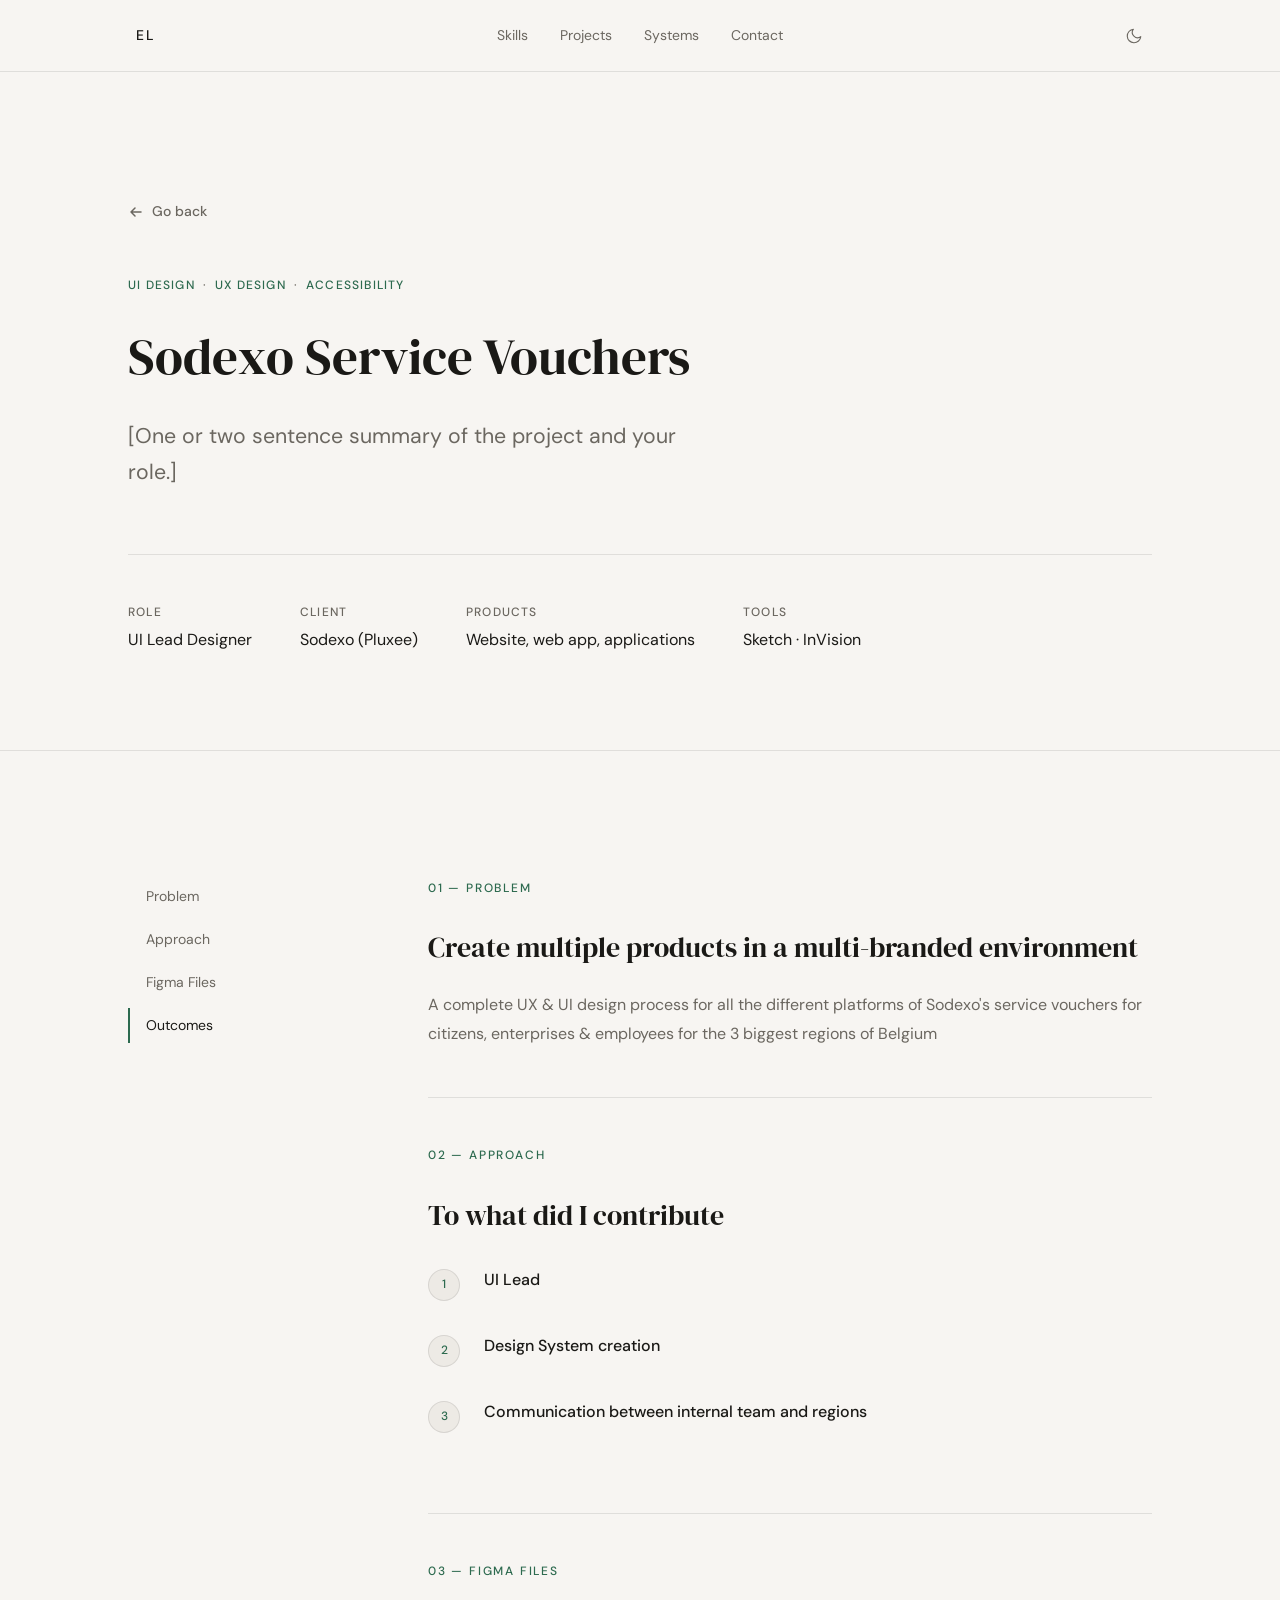
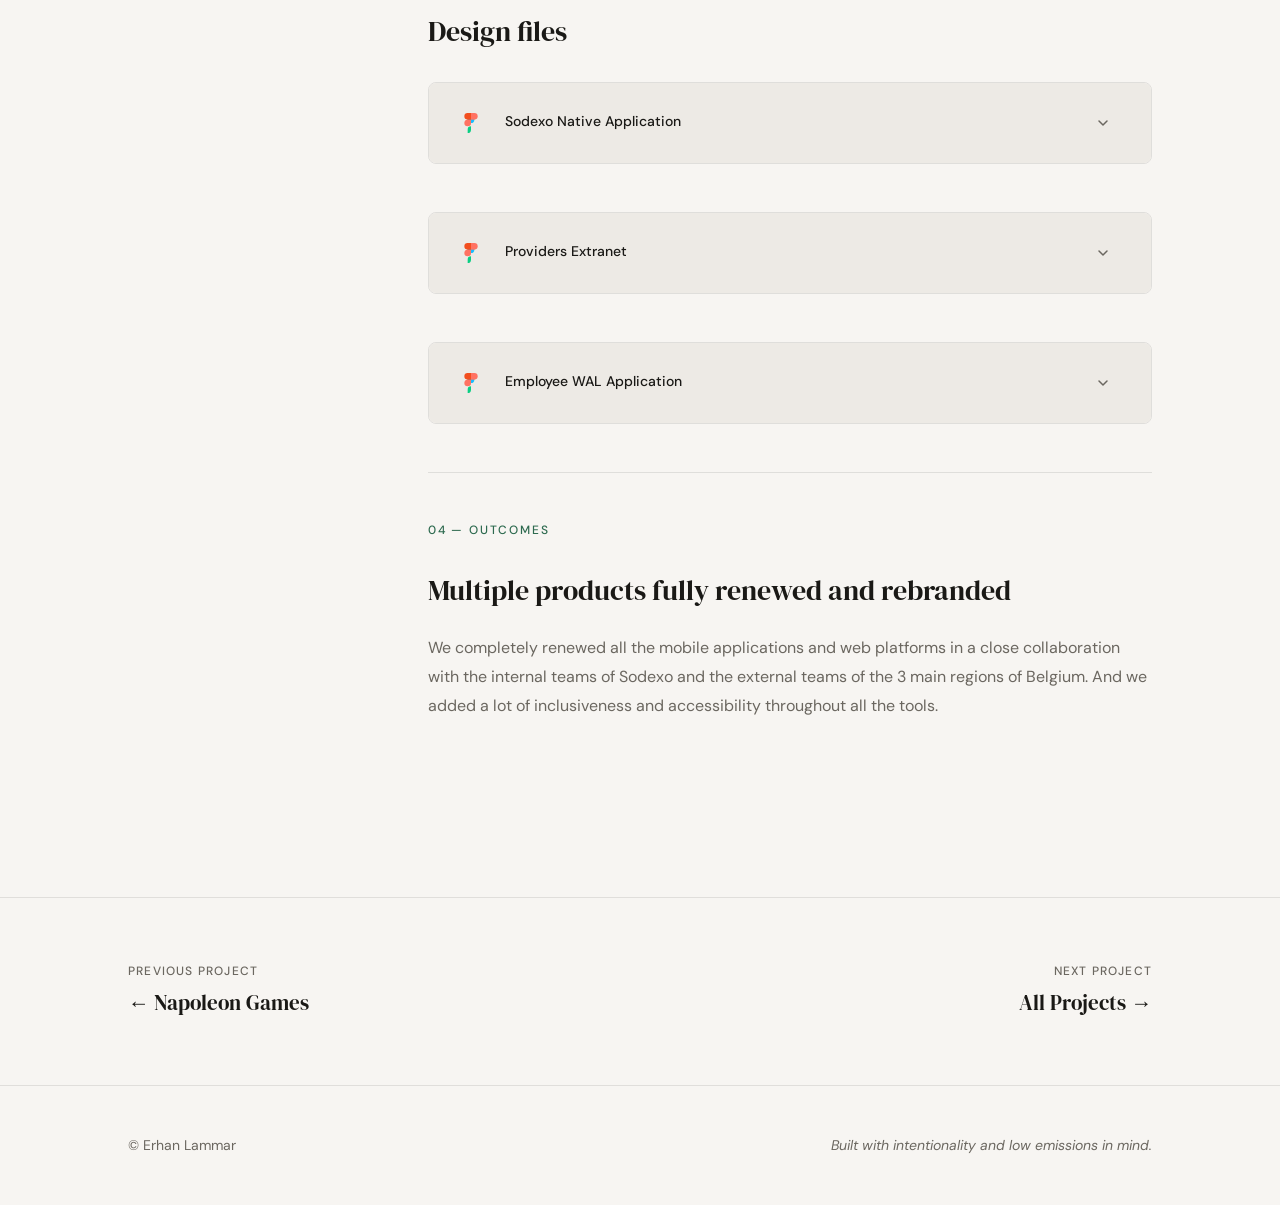
<file: projects/sodexo-servicevouchers.html>
<!DOCTYPE html>
<html lang="en">
<head>
  <meta charset="UTF-8" />
  <meta name="viewport" content="width=device-width, initial-scale=1.0" />
  <meta name="description" content="Sodexo Service Vouchers — Case Study by Erhan Lammar. [SHORT DESCRIPTION]" />
  <title>Sodexo Service Vouchers — Erhan Lammar</title>
  <link rel="preconnect" href="https://fonts.googleapis.com" />
  <link rel="preconnect" href="https://fonts.gstatic.com" crossorigin />
  <link href="https://fonts.googleapis.com/css2?family=DM+Serif+Display:ital@0;1&family=DM+Sans:ital,opsz,wght@0,9..40,300;0,9..40,400;0,9..40,500;1,9..40,300&display=swap" rel="stylesheet" />
  <link rel="stylesheet" href="../styles.css" />
  <script>(function(){var t=localStorage.getItem('theme');if(t)document.documentElement.setAttribute('data-theme',t);})();</script>
</head>
<body>

  <a href="#main-content" class="skip-link">Skip to main content</a>

  <header class="site-header" role="banner">
    <nav class="nav" aria-label="Main navigation">
      <a href="../index.html" class="nav__logo" aria-label="Erhan Lammar — Home">
        <span aria-hidden="true">EL</span>
      </a>
      <ul class="nav__links" role="list">
        <li><a href="../index.html#skills" class="nav__link">Skills</a></li>
        <li><a href="../index.html#projects" class="nav__link">Projects</a></li>
        <li><a href="../index.html#systems" class="nav__link">Systems</a></li>
        <li><a href="../index.html#contact" class="nav__link">Contact</a></li>
      </ul>
      <button class="nav__theme-toggle" id="theme-toggle" aria-label="Switch to dark mode">
        <svg class="icon-sun" width="18" height="18" viewBox="0 0 24 24" fill="none" aria-hidden="true">
          <circle cx="12" cy="12" r="4" stroke="currentColor" stroke-width="1.5"/>
          <path d="M12 2v2M12 20v2M4.22 4.22l1.42 1.42M18.36 18.36l1.42 1.42M2 12h2M20 12h2M4.22 19.78l1.42-1.42M18.36 5.64l1.42-1.42" stroke="currentColor" stroke-width="1.5" stroke-linecap="round"/>
        </svg>
        <svg class="icon-moon" width="18" height="18" viewBox="0 0 24 24" fill="none" aria-hidden="true">
          <path d="M21 12.79A9 9 0 1 1 11.21 3 7 7 0 0 0 21 12.79z" stroke="currentColor" stroke-width="1.5" stroke-linecap="round" stroke-linejoin="round"/>
        </svg>
      </button>
    </nav>
  </header>

  <main id="main-content">

    <!-- ── Hero ── -->
    <section class="cs-hero" aria-labelledby="cs-title">
      <div class="container reveal">

        <div class="cs-hero__back">
          <a href="../index.html#projects" class="back-link" aria-label="Go back">
            <svg width="16" height="16" viewBox="0 0 16 16" fill="none" aria-hidden="true">
              <path d="M13 8H3M7 4L3 8l4 4" stroke="currentColor" stroke-width="1.5" stroke-linecap="round" stroke-linejoin="round"/>
            </svg>
            Go back
          </a>
        </div>

        <!-- Tags: add/remove as needed -->
        <div class="cs-hero__tags">
          <span class="cs-hero__tag">UI Design</span>
          <span class="cs-hero__tag">UX Design</span>
          <span class="cs-hero__tag">Accessibility</span>
        </div>

        <h1 class="cs-hero__title" id="cs-title">Sodexo Service Vouchers</h1>
        <p class="cs-hero__summary">
          [One or two sentence summary of the project and your role.]
        </p>

        <!-- Meta: update labels/values to match the project -->
        <dl class="cs-hero__meta">
          <div class="cs-meta-item">
            <dt class="cs-meta-item__label">Role</dt>
            <dd class="cs-meta-item__value">UI Lead Designer</dd>
          </div>
          <div class="cs-meta-item">
            <dt class="cs-meta-item__label">Client</dt>
            <dd class="cs-meta-item__value">Sodexo (Pluxee)</dd>
          </div>
          <div class="cs-meta-item">
            <dt class="cs-meta-item__label">Products</dt>
            <dd class="cs-meta-item__value">Website, web app, applications</dd>
          </div>
          <div class="cs-meta-item">
            <dt class="cs-meta-item__label">Tools</dt>
            <dd class="cs-meta-item__value">Sketch · InVision</dd>
          </div>
        </dl>

      </div>
    </section>

    <!-- ── Body ── -->
    <div class="cs-body">
      <div class="container">
        <div class="cs-body__grid">

          <!-- Sidebar navigation — mirror the section IDs below -->
          <aside class="cs-sidebar" aria-label="Case study sections">
            <a href="#problem" class="cs-sidebar__link">Problem</a>
            <a href="#approach" class="cs-sidebar__link">Approach</a>
            <a href="#figma-files" class="cs-sidebar__link">Figma Files</a>
            <a href="#outcomes" class="cs-sidebar__link">Outcomes</a>
          </aside>

          <div class="cs-content">

            <!-- ── 01 Problem ── -->
            <section class="cs-section reveal" id="problem" aria-labelledby="problem-heading">
              <p class="cs-section__label">01 — Problem</p>
              <h2 class="cs-section__heading" id="problem-heading">Create multiple products in a multi-branded environment</h2>
              <div class="cs-section__body">
                <p>A complete UX &amp; UI design process for all the different platforms of Sodexo's service vouchers for citizens, enterprises &amp; employees for the 3 biggest regions of Belgium</p>
              </div>

            </section>

            <!-- ── 02 Approach ── -->
            <section class="cs-section reveal" id="approach" aria-labelledby="approach-heading">
              <p class="cs-section__label">02 — Approach</p>
              <h2 class="cs-section__heading" id="approach-heading">To what did I contribute</h2>

              <!-- Numbered steps — add or remove as needed -->
              <div class="cs-steps">
                <div class="cs-step">
                  <span class="cs-step__num" aria-hidden="true">1</span>
                  <div class="cs-step__content">
                    <h4>UI Lead</h4>
                  </div>
                </div>
                <div class="cs-step">
                  <span class="cs-step__num" aria-hidden="true">2</span>
                  <div class="cs-step__content">
                    <h4>Design System creation</h4>
                  </div>
                </div>
                <div class="cs-step">
                  <span class="cs-step__num" aria-hidden="true">3</span>
                  <div class="cs-step__content">
                    <h4>Communication between internal team and regions</h4>
                  </div>
                </div>
              </div>
            </section>

            <!-- ── 03 Figma Files ── -->
            <section class="cs-section reveal" id="figma-files" aria-labelledby="figma-heading">
              <p class="cs-section__label">03 — Figma Files</p>
              <h2 class="cs-section__heading" id="figma-heading">Design files</h2>

              <div class="cs-figma-files">

                <div class="cs-figma-file">
                  <div class="cs-figma-file__header">
                    <svg class="cs-figma-file__icon" width="20" height="20" viewBox="0 0 38 57" fill="none" aria-hidden="true">
                      <path d="M19 28.5A9.5 9.5 0 1 1 28.5 19 9.5 9.5 0 0 1 19 28.5z" fill="#1ABCFE"/>
                      <path d="M9.5 47.5A9.5 9.5 0 0 1 19 38v9.5a9.5 9.5 0 0 1-9.5 9.5z" fill="#0ACF83"/>
                      <path d="M0 28.5A9.5 9.5 0 0 1 9.5 19H19v9.5A9.5 9.5 0 0 1 9.5 38 9.5 9.5 0 0 1 0 28.5z" fill="#FF7262"/>
                      <path d="M0 9.5A9.5 9.5 0 0 1 9.5 0H19v19H9.5A9.5 9.5 0 0 1 0 9.5z" fill="#F24E1E"/>
                      <path d="M19 0h9.5a9.5 9.5 0 0 1 0 19H19z" fill="#FF7262"/>
                    </svg>
                    <div>
                      <p class="cs-figma-file__name">Sodexo Native Application</p>
                      <a href="https://www.figma.com/design/yfXV6gnF7BI4gOchwSO8XM/Sodexo_Native-application?node-id=0-615&t=SyMmEbc456IgA29d-1" class="cs-figma-file__link" target="_blank" rel="noopener noreferrer">Open in Figma →</a>
                    </div>
                    <button class="cs-figma-file__toggle" aria-expanded="false" aria-label="Toggle design file preview">
                      <svg class="cs-figma-file__chevron" width="16" height="16" viewBox="0 0 16 16" fill="none" aria-hidden="true">
                        <path d="M4 6l4 4 4-4" stroke="currentColor" stroke-width="1.5" stroke-linecap="round" stroke-linejoin="round"/>
                      </svg>
                    </button>
                  </div>
                  <div class="cs-figma-embed" hidden>
                    <iframe src="https://www.figma.com/embed?embed_host=share&url=https://www.figma.com/design/yfXV6gnF7BI4gOchwSO8XM/Sodexo_Native-application?node-id=0-615&t=SyMmEbc456IgA29d-1" allowfullscreen loading="lazy" title="Sodexo Native Application — Figma design file"></iframe>
                  </div>
                </div>

                <div class="cs-figma-file">
                  <div class="cs-figma-file__header">
                    <svg class="cs-figma-file__icon" width="20" height="20" viewBox="0 0 38 57" fill="none" aria-hidden="true">
                      <path d="M19 28.5A9.5 9.5 0 1 1 28.5 19 9.5 9.5 0 0 1 19 28.5z" fill="#1ABCFE"/>
                      <path d="M9.5 47.5A9.5 9.5 0 0 1 19 38v9.5a9.5 9.5 0 0 1-9.5 9.5z" fill="#0ACF83"/>
                      <path d="M0 28.5A9.5 9.5 0 0 1 9.5 19H19v9.5A9.5 9.5 0 0 1 9.5 38 9.5 9.5 0 0 1 0 28.5z" fill="#FF7262"/>
                      <path d="M0 9.5A9.5 9.5 0 0 1 9.5 0H19v19H9.5A9.5 9.5 0 0 1 0 9.5z" fill="#F24E1E"/>
                      <path d="M19 0h9.5a9.5 9.5 0 0 1 0 19H19z" fill="#FF7262"/>
                    </svg>
                    <div>
                      <p class="cs-figma-file__name">Providers Extranet</p>
                      <a href="https://www.figma.com/design/Y3rWpP8RPxs5B1uhVCNoKQ/Providers_Extranet_jps?node-id=0-1&t=OzK1lIpsplSDBFF3-1" class="cs-figma-file__link" target="_blank" rel="noopener noreferrer">Open in Figma →</a>
                    </div>
                    <button class="cs-figma-file__toggle" aria-expanded="false" aria-label="Toggle design file preview">
                      <svg class="cs-figma-file__chevron" width="16" height="16" viewBox="0 0 16 16" fill="none" aria-hidden="true">
                        <path d="M4 6l4 4 4-4" stroke="currentColor" stroke-width="1.5" stroke-linecap="round" stroke-linejoin="round"/>
                      </svg>
                    </button>
                  </div>
                  <div class="cs-figma-embed" hidden>
                    <iframe src="https://www.figma.com/embed?embed_host=share&url=https://www.figma.com/design/Y3rWpP8RPxs5B1uhVCNoKQ/Providers_Extranet_jps?node-id=0-1&t=OzK1lIpsplSDBFF3-1" allowfullscreen loading="lazy" title="Providers Extranet — Figma design file"></iframe>
                  </div>
                </div>

                <div class="cs-figma-file">
                  <div class="cs-figma-file__header">
                    <svg class="cs-figma-file__icon" width="20" height="20" viewBox="0 0 38 57" fill="none" aria-hidden="true">
                      <path d="M19 28.5A9.5 9.5 0 1 1 28.5 19 9.5 9.5 0 0 1 19 28.5z" fill="#1ABCFE"/>
                      <path d="M9.5 47.5A9.5 9.5 0 0 1 19 38v9.5a9.5 9.5 0 0 1-9.5 9.5z" fill="#0ACF83"/>
                      <path d="M0 28.5A9.5 9.5 0 0 1 9.5 19H19v9.5A9.5 9.5 0 0 1 9.5 38 9.5 9.5 0 0 1 0 28.5z" fill="#FF7262"/>
                      <path d="M0 9.5A9.5 9.5 0 0 1 9.5 0H19v19H9.5A9.5 9.5 0 0 1 0 9.5z" fill="#F24E1E"/>
                      <path d="M19 0h9.5a9.5 9.5 0 0 1 0 19H19z" fill="#FF7262"/>
                    </svg>
                    <div>
                      <p class="cs-figma-file__name">Employee WAL Application</p>
                      <a href="https://www.figma.com/design/87uvDCJHZlJW6UYtHXT9Zq/Employee_WAL_Application?node-id=0-32&t=9KPT7mOp4KCKdwsZ-1" class="cs-figma-file__link" target="_blank" rel="noopener noreferrer">Open in Figma →</a>
                    </div>
                    <button class="cs-figma-file__toggle" aria-expanded="false" aria-label="Toggle design file preview">
                      <svg class="cs-figma-file__chevron" width="16" height="16" viewBox="0 0 16 16" fill="none" aria-hidden="true">
                        <path d="M4 6l4 4 4-4" stroke="currentColor" stroke-width="1.5" stroke-linecap="round" stroke-linejoin="round"/>
                      </svg>
                    </button>
                  </div>
                  <div class="cs-figma-embed" hidden>
                    <iframe src="https://www.figma.com/embed?embed_host=share&url=https://www.figma.com/design/87uvDCJHZlJW6UYtHXT9Zq/Employee_WAL_Application?node-id=0-32&t=9KPT7mOp4KCKdwsZ-1" allowfullscreen loading="lazy" title="Employee WAL Application — Figma design file"></iframe>
                  </div>
                </div>

              </div>
            </section>

            <!-- ── 04 Outcomes ── -->
            <section class="cs-section reveal" id="outcomes" aria-labelledby="outcomes-heading">
              <p class="cs-section__label">04 — Outcomes</p>
              <h2 class="cs-section__heading" id="outcomes-heading">Multiple products fully renewed and rebranded</h2>
              <div class="cs-section__body">
                <p>We completely renewed all the mobile applications and web platforms in a close collaboration with the internal teams of Sodexo and the external teams of the 3 main regions of Belgium. And we added a lot of inclusiveness and accessibility throughout all the tools.</p>
              </div>
            </section>

          </div>
        </div>
      </div>
    </div>

  </main>

  <!-- ── Project Navigation ── -->
  <nav class="cs-project-nav" aria-label="Project navigation">
    <div class="container">
      <!-- Previous: update href and title, or remove if first project -->
      <a href="napoleon-games.html" class="cs-project-nav__link">
        <span class="cs-project-nav__dir">Previous Project</span>
        <span class="cs-project-nav__title">← Napoleon Games</span>
      </a>
      <!-- Next: update href and title, or remove if last project -->
      <a href="all-projects.html" class="cs-project-nav__link cs-project-nav__link--next">
        <span class="cs-project-nav__dir">Next Project</span>
        <span class="cs-project-nav__title">All Projects →</span>
      </a>
    </div>
  </nav>

  <footer class="site-footer" role="contentinfo">
    <div class="container">
      <p class="site-footer__copy">&copy; Erhan Lammar</p>
      <p class="site-footer__note">Built with intentionality and low emissions in mind.</p>
    </div>
  </footer>

  <script src="../main.js"></script>
  <script>
    document.querySelectorAll('.year').forEach(el => el.textContent = new Date().getFullYear());
    const sidebarLinks = document.querySelectorAll('.cs-sidebar__link');
    const csSections = document.querySelectorAll('.cs-section[id]');
    const sidebarObserver = new IntersectionObserver(entries => {
      entries.forEach(entry => {
        if (entry.isIntersecting) {
          sidebarLinks.forEach(l => l.classList.remove('is-active'));
          const active = document.querySelector(`.cs-sidebar__link[href="#${entry.target.id}"]`);
          if (active) active.classList.add('is-active');
        }
      });
    }, { threshold: 0.4 });
    csSections.forEach(s => sidebarObserver.observe(s));
  </script>
</body>
</html>
</file>
<file: styles.css>
/* ============================================================
   Erhan Lammar Portfolio — Design System Tokens & Styles
   ============================================================ */

/* ── Tokens ── */
:root {
  /* Color */
  --color-bg:           #F7F5F2;
  --color-surface:      #EDEAE5;
  --color-text:         #1A1916;
  --color-text-muted:   #6B6760;
  --color-accent:       #2D6A4F;
  --color-accent-light: #52B788;
  --color-border:       rgba(26, 25, 22, 0.10);

  /* Typography */
  --font-serif: 'DM Serif Display', Georgia, 'Times New Roman', serif;
  --font-sans:  'DM Sans', system-ui, -apple-system, sans-serif;

  /* Type scale — Perfect Fourth (1.333) */
  --text-xs:   0.75rem;   /* 12px */
  --text-sm:   0.875rem;  /* 14px */
  --text-base: 1rem;      /* 16px */
  --text-lg:   1.333rem;  /* ~21px */
  --text-xl:   1.777rem;  /* ~28px */
  --text-2xl:  2.369rem;  /* ~38px */
  --text-3xl:  3.157rem;  /* ~50px */
  --text-4xl:  4.209rem;  /* ~67px */

  /* Spacing — 8pt grid */
  --space-1:  8px;
  --space-2:  16px;
  --space-3:  24px;
  --space-4:  32px;
  --space-5:  40px;
  --space-6:  48px;
  --space-8:  64px;
  --space-10: 80px;
  --space-12: 96px;
  --space-16: 128px;

  /* Border radius */
  --radius-sm: 4px;
  --radius-md: 8px;

  /* Transitions */
  --transition-fast: 200ms ease-out;
  --transition-med:  300ms ease-out;
}

/* Dark mode — system preference (when no manual override) */
@media (prefers-color-scheme: dark) {
  :root:not([data-theme="light"]) {
    --color-bg:           #1A1916;
    --color-surface:      #242220;
    --color-text:         #F0EDE9;
    --color-text-muted:   #A09C97;
    --color-accent:       #52B788;
    --color-accent-light: #74C9A3;
    --color-border:       rgba(240, 237, 233, 0.10);
  }
}

/* Dark mode — manual override */
[data-theme="dark"] {
  --color-bg:           #1A1916;
  --color-surface:      #242220;
  --color-text:         #F0EDE9;
  --color-text-muted:   #A09C97;
  --color-accent:       #52B788;
  --color-accent-light: #74C9A3;
  --color-border:       rgba(240, 237, 233, 0.10);
}

/* ── Reset & Base ── */
*, *::before, *::after {
  box-sizing: border-box;
  margin: 0;
  padding: 0;
}

html {
  scroll-behavior: smooth;
  font-size: 16px;
}

@media (prefers-reduced-motion: reduce) {
  html { scroll-behavior: auto; }
}

body {
  font-family: var(--font-sans);
  background-color: var(--color-bg);
  color: var(--color-text);
  line-height: 1.65;
  -webkit-font-smoothing: antialiased;
  -moz-osx-font-smoothing: grayscale;
}

img, svg {
  display: block;
  max-width: 100%;
}

a {
  color: inherit;
  text-decoration: none;
}

ul { list-style: none; }

/* ── Utilities ── */
.sr-only {
  position: absolute;
  width: 1px;
  height: 1px;
  padding: 0;
  margin: -1px;
  overflow: hidden;
  clip: rect(0, 0, 0, 0);
  white-space: nowrap;
  border: 0;
}

.container {
  width: 100%;
  max-width: 1120px;
  margin-inline: auto;
  padding-inline: var(--space-3);
}

@media (min-width: 768px) {
  .container { padding-inline: var(--space-6); }
}

/* ── Skip Link ── */
.skip-link {
  position: absolute;
  top: var(--space-2);
  left: var(--space-2);
  z-index: 9999;
  padding: var(--space-1) var(--space-2);
  background: var(--color-accent);
  color: #F7F5F2;
  font-family: var(--font-sans);
  font-size: var(--text-sm);
  font-weight: 500;
  border-radius: var(--radius-sm);
  transform: translateY(-200%);
  transition: transform var(--transition-fast);
}

.skip-link:focus {
  transform: translateY(0);
  outline: 2px solid var(--color-accent-light);
  outline-offset: 3px;
}

/* ── Focus Ring ── */
:focus-visible {
  outline: 2px solid var(--color-accent);
  outline-offset: 3px;
  border-radius: var(--radius-sm);
}

/* ── Navigation ── */
.site-header {
  position: sticky;
  top: 0;
  z-index: 100;
  border-bottom: 1px solid var(--color-border);
}

/* Blur via pseudo-element so backdrop-filter doesn't create a
   containing block for position:fixed children (mobile nav drawer) */
.site-header::before {
  content: '';
  position: absolute;
  inset: 0;
  background-color: var(--color-bg);
  backdrop-filter: blur(8px);
  -webkit-backdrop-filter: blur(8px);
  z-index: -1;
}

.nav {
  display: flex;
  align-items: center;
  justify-content: space-between;
  max-width: 1120px;
  margin-inline: auto;
  padding: var(--space-2) var(--space-3);
  position: relative;
}

@media (min-width: 768px) {
  .nav { padding: var(--space-2) var(--space-6); }
}

.nav__logo {
  font-family: var(--font-sans);
  font-size: var(--text-sm);
  font-weight: 500;
  letter-spacing: 0.15em;
  text-transform: uppercase;
  color: var(--color-text);
  padding: var(--space-1);
  border-radius: var(--radius-sm);
  transition: color var(--transition-fast);
}

.nav__logo:hover { color: var(--color-accent); }

.nav__links {
  display: flex;
  gap: var(--space-4);
  align-items: center;
}

.nav__link {
  font-size: var(--text-sm);
  font-weight: 400;
  color: var(--color-text-muted);
  padding-bottom: 2px;
  border-bottom: 2px solid transparent;
  transition: color var(--transition-fast), border-color var(--transition-fast);
}

.nav__link:hover,
.nav__link:focus-visible,
.nav__link--active {
  color: var(--color-text);
  border-bottom-color: var(--color-accent);
  outline: none;
}

.nav__theme-toggle {
  display: flex;
  align-items: center;
  justify-content: center;
  width: 36px;
  height: 36px;
  border: none;
  border-radius: var(--radius-sm);
  background: transparent;
  color: var(--color-text-muted);
  cursor: pointer;
  transition: color var(--transition-fast), background-color var(--transition-fast);
  flex-shrink: 0;
}

.nav__theme-toggle:hover,
.nav__theme-toggle:focus-visible {
  color: var(--color-text);
  background-color: var(--color-surface);
  outline: 2px solid var(--color-accent);
  outline-offset: 2px;
}

.nav__theme-toggle .icon-sun,
.nav__theme-toggle .icon-moon {
  display: none;
}

[data-theme="light"] .nav__theme-toggle .icon-moon,
:root:not([data-theme]) .nav__theme-toggle .icon-moon {
  display: block;
}

[data-theme="dark"] .nav__theme-toggle .icon-sun {
  display: block;
}

@media (prefers-color-scheme: dark) {
  :root:not([data-theme]) .nav__theme-toggle .icon-moon { display: none; }
  :root:not([data-theme]) .nav__theme-toggle .icon-sun  { display: block; }
}

/* ── Mobile nav controls wrapper ── */
.nav__controls {
  display: flex;
  align-items: center;
  gap: var(--space-1);
}

/* ── Hamburger toggle ── */
.nav__toggle {
  display: none;
  align-items: center;
  justify-content: center;
  width: 36px;
  height: 36px;
  border: none;
  border-radius: var(--radius-sm);
  background: transparent;
  color: var(--color-text-muted);
  cursor: pointer;
  transition: color var(--transition-fast), background-color var(--transition-fast);
  flex-shrink: 0;
}

.nav__toggle:hover,
.nav__toggle:focus-visible {
  color: var(--color-text);
  background-color: var(--color-surface);
  outline: 2px solid var(--color-accent);
  outline-offset: 2px;
}

.nav__toggle-icon { display: none; }
.nav__toggle-icon--open { display: block; }
.nav__toggle[aria-expanded="true"] .nav__toggle-icon--open { display: none; }
.nav__toggle[aria-expanded="true"] .nav__toggle-icon--close { display: block; }

/* Home link — mobile only */
.nav__links-home { display: none; }

/* ── Mobile styles ── */
@media (max-width: 767px) {
  .nav__links-home { display: block; }
  .nav__toggle { display: flex; }

  .nav__links {
    position: fixed;
    top: 68px; /* matches nav height: 16px padding × 2 + 36px button */
    right: 0;
    bottom: 0;
    width: 100%;
    z-index: 99;
    flex-direction: column;
    gap: 0;
    background-color: var(--color-bg);
    border-top: 1px solid var(--color-border);
    padding: var(--space-3);
    overflow-y: auto;

    visibility: hidden;
    transform: translateX(100%);
    pointer-events: none;
    transition:
      transform var(--transition-med),
      visibility 0ms var(--transition-med);
  }

  .nav__links[data-open="true"] {
    visibility: visible;
    transform: translateX(0);
    pointer-events: auto;
    transition:
      transform var(--transition-med),
      visibility 0ms;
  }

  .nav__links li {
    width: 100%;
  }

  .nav__link {
    display: block;
    padding: var(--space-2) 0;
    border-bottom: 1px solid var(--color-border);
    font-size: var(--text-base);
  }

  .nav__links li:last-child .nav__link {
    border-bottom: none;
  }
}

@media (prefers-reduced-motion: reduce) {
  .nav__links {
    transition: none;
  }
}

/* ── Section Base ── */
.section {
  padding-block: var(--space-12);
}

@media (min-width: 768px) {
  .section { padding-block: var(--space-16); }
}

.section-label {
  font-family: var(--font-sans);
  font-size: var(--text-xs);
  font-weight: 500;
  letter-spacing: 0.15em;
  text-transform: uppercase;
  color: var(--color-accent);
  margin-bottom: var(--space-6);
}

/* ── Scroll Reveal ── */
.reveal {
  opacity: 0;
  transform: translateY(24px);
  transition: opacity 0.6s ease-out, transform 0.6s ease-out;
}

.reveal.is-visible {
  opacity: 1;
  transform: translateY(0);
}

@media (prefers-reduced-motion: reduce) {
  .reveal {
    opacity: 1;
    transform: none;
    transition: none;
  }
}

/* ── Hero ── */
.hero {
  position: relative;
  min-height: 100svh;
  display: flex;
  flex-direction: column;
  justify-content: center;
  padding: var(--space-12) var(--space-3);
  padding-top: calc(var(--space-12) + 60px);
  overflow: hidden;
}

@media (min-width: 768px) {
  .hero { padding: var(--space-16) var(--space-6); }
}

/* Photo — right-anchored, fades into background */
.hero::before {
  content: '';
  position: absolute;
  inset: 0;
  background-image: url('images/erhan.jpg');
  background-size: cover;
  background-position: center top;
  background-repeat: no-repeat;
  opacity: 0.18;
  z-index: 0;
}

@media (min-width: 768px) {
  .hero::before {
    background-size: auto 100%;
    background-position: right center;
    /* Fade the photo out on the left so text stays readable */
    -webkit-mask-image: linear-gradient(to right, transparent 20%, black 60%);
    mask-image: linear-gradient(to right, transparent 20%, black 60%);
    opacity: 0.55;
  }
}

.hero__inner {
  position: relative;
  z-index: 1;
  max-width: 1120px;
  margin-inline: auto;
  width: 100%;
}

.hero__heading {
  font-family: var(--font-sans);
  font-size: clamp(var(--text-2xl), 7vw, var(--text-4xl));
  font-weight: 300;
  line-height: 1.1;
  letter-spacing: -0.02em;
  color: var(--color-text);
  margin-bottom: var(--space-4);
}

.hero__line {
  display: block;
}

.hero__line--serif {
  font-family: var(--font-serif);
  font-weight: 400;
  font-style: normal;
}

.hero__line--accent {
  color: var(--color-accent);
}

.hero__name {
  font-family: var(--font-sans);
  font-size: var(--text-sm);
  font-weight: 400;
  letter-spacing: 0.12em;
  text-transform: uppercase;
  color: var(--color-text-muted);
  margin-bottom: var(--space-3);
}

.hero__sub {
  font-size: var(--text-lg);
  color: var(--color-text-muted);
  max-width: 480px;
  line-height: 1.6;
}

/* Hero staggered fade-in */
.hero__name,
.hero__line,
.hero__sub {
  opacity: 0;
  transform: translateY(16px);
  transition: opacity 0.6s ease-out, transform 0.6s ease-out;
}

.hero--loaded .hero__name,
.hero--loaded .hero__line,
.hero--loaded .hero__sub {
  opacity: 1;
  transform: translateY(0);
}

.hero__name[data-delay="0"]  { transition-delay: 0ms; }
.hero__line[data-delay="1"]  { transition-delay: 80ms; }
.hero__line[data-delay="2"]  { transition-delay: 160ms; }
.hero__line[data-delay="3"]  { transition-delay: 240ms; }
.hero__sub[data-delay="4"]   { transition-delay: 360ms; }

@media (prefers-reduced-motion: reduce) {
  .hero__name,
  .hero__line,
  .hero__sub {
    opacity: 1;
    transform: none;
    transition: none;
  }
}

/* Scroll cue */
.hero__scroll-cue {
  position: absolute;
  bottom: var(--space-6);
  left: 50%;
  transform: translateX(-50%);
  display: flex;
  justify-content: center;
}

.scroll-line {
  display: block;
  width: 1px;
  height: 48px;
  background: linear-gradient(to bottom, var(--color-accent) 0%, transparent 100%);
  animation: scroll-pulse 2s ease-in-out infinite;
}

@keyframes scroll-pulse {
  0%, 100% { opacity: 0.3; transform: scaleY(1); }
  50%       { opacity: 1;   transform: scaleY(1.1); }
}

@media (prefers-reduced-motion: reduce) {
  .scroll-line { animation: none; opacity: 0.4; }
}

/* ── About ── */
.about__grid {
  display: grid;
  grid-template-columns: 1fr;
  gap: var(--space-8);
}

@media (min-width: 768px) {
  .about__grid {
    grid-template-columns: 1fr 1fr;
    gap: var(--space-10);
    align-items: start;
  }
  .about__facts {
    padding-top: 68px; /* offset label height (20px) + label margin-bottom (48px) */
  }
}

.about__text {
  font-size: var(--text-lg);
  color: var(--color-text);
  line-height: 1.75;
}

.facts-list {
  display: flex;
  flex-direction: column;
  gap: var(--space-2);
  border-top: 1px solid var(--color-border);
  padding-top: var(--space-3);
}

.facts-list__item {
  display: flex;
  align-items: flex-start;
  gap: var(--space-2);
  font-size: var(--text-base);
  color: var(--color-text-muted);
  line-height: 1.5;
}

.facts-list__icon {
  flex-shrink: 0;
  margin-top: 2px;
  color: var(--color-accent);
}

/* ── Skills ── */
.skills__grid {
  display: grid;
  grid-template-columns: 1fr 1fr;
  gap: var(--space-6) var(--space-8);
}

@media (min-width: 768px) {
  .skills__grid {
    grid-template-columns: repeat(4, 1fr);
  }
}

.skills__category-title {
  font-family: var(--font-sans);
  font-size: var(--text-xs);
  font-weight: 500;
  letter-spacing: 0.1em;
  text-transform: uppercase;
  color: var(--color-text-muted);
  margin-bottom: var(--space-2);
}

.tag-list {
  display: flex;
  flex-wrap: wrap;
  gap: var(--space-1);
}

.tag {
  display: inline-block;
  font-size: var(--text-sm);
  color: var(--color-text);
  background: var(--color-surface);
  border: 1px solid var(--color-border);
  border-radius: var(--radius-sm);
  padding: 4px 10px;
  line-height: 1.5;
}

/* ── Buttons ── */
.btn-outline {
  display: inline-flex;
  align-items: center;
  gap: var(--space-2);
  font-family: var(--font-sans);
  font-size: var(--text-sm);
  font-weight: 500;
  color: var(--color-text);
  border: 1px solid var(--color-border);
  border-radius: var(--radius-md);
  padding: var(--space-2) var(--space-4);
  text-decoration: none;
  transition: border-color var(--transition-fast), color var(--transition-fast), background var(--transition-fast);
}

.btn-outline:hover {
  border-color: var(--color-accent);
  color: var(--color-accent);
  background: color-mix(in srgb, var(--color-accent) 8%, transparent);
}

/* ── Projects ── */
.projects__cta {
  margin-top: var(--space-6);
  display: flex;
  justify-content: center;
}

.projects__grid {
  display: grid;
  grid-template-columns: 1fr;
  gap: var(--space-3);
}

@media (min-width: 768px) {
  .projects__grid {
    grid-template-columns: repeat(3, 1fr);
  }
}

.project-card {
  background: var(--color-surface);
  border: 1px solid var(--color-border);
  border-left: 3px solid transparent;
  border-radius: var(--radius-md);
  transition: transform var(--transition-fast), border-left-color var(--transition-fast);
}

.project-card:hover {
  transform: translateY(-4px);
  border-left-color: var(--color-accent);
}

@media (prefers-reduced-motion: reduce) {
  .project-card:hover { transform: none; }
}

.project-card__inner {
  padding: var(--space-4);
  display: flex;
  flex-direction: column;
  gap: var(--space-2);
  height: 100%;
}

.project-card__tags {
  display: flex;
  flex-wrap: wrap;
  gap: var(--space-1);
}

.project-tag {
  font-size: var(--text-xs);
  font-weight: 500;
  letter-spacing: 0.08em;
  text-transform: uppercase;
  color: var(--color-accent);
}

.project-tag + .project-tag::before {
  content: '·';
  margin-right: var(--space-1);
  color: var(--color-text-muted);
}

.project-card__title {
  font-family: var(--font-serif);
  font-size: var(--text-xl);
  font-weight: 400;
  line-height: 1.2;
  color: var(--color-text);
}

.project-card__desc {
  font-size: var(--text-base);
  color: var(--color-text-muted);
  line-height: 1.65;
  flex: 1;
}

.project-card__link {
  display: inline-flex;
  align-items: center;
  gap: var(--space-1);
  font-size: var(--text-sm);
  font-weight: 500;
  color: var(--color-accent);
  margin-top: auto;
  padding-top: var(--space-2);
  border-top: 1px solid var(--color-border);
  transition: gap var(--transition-fast);
}

.project-card__link:hover { gap: var(--space-2); }
.project-card__link:focus-visible { outline-offset: 6px; }

/* ── Design System Contributions ── */
.ds-contributions__intro {
  font-size: var(--text-lg);
  color: var(--color-text-muted);
  max-width: 560px;
  margin-bottom: var(--space-8);
}

.ds-contributions__grid {
  display: grid;
  grid-template-columns: 1fr;
  gap: var(--space-3);
}

@media (min-width: 768px) {
  .ds-contributions__grid {
    grid-template-columns: repeat(3, 1fr);
  }
}

.contribution-card {
  padding: var(--space-4);
  border: 1px solid var(--color-border);
  border-radius: var(--radius-md);
  display: flex;
  flex-direction: column;
  gap: var(--space-2);
}

.contribution-card__icon {
  color: var(--color-accent);
  margin-bottom: var(--space-1);
}

.contribution-card__title {
  font-family: var(--font-sans);
  font-size: var(--text-base);
  font-weight: 500;
  color: var(--color-text);
  line-height: 1.4;
}

.contribution-card__desc {
  font-size: var(--text-sm);
  color: var(--color-text-muted);
  line-height: 1.7;
}

/* ── Philosophy Strip ── */
.philosophy-strip {
  background-color: var(--color-accent);
  padding-block: var(--space-10);
}

@media (min-width: 768px) {
  .philosophy-strip { padding-block: var(--space-12); }
}

.philosophy-strip__grid {
  display: grid;
  grid-template-columns: 1fr;
  gap: var(--space-6);
}

@media (min-width: 768px) {
  .philosophy-strip__grid {
    grid-template-columns: repeat(3, 1fr);
    gap: var(--space-8);
  }
}

.philosophy-item {
  border-top: 1px solid rgba(247, 245, 242, 0.2);
  padding-top: var(--space-3);
}

.philosophy-item__text {
  font-size: var(--text-base);
  color: #F7F5F2;
  line-height: 1.65;
}

.philosophy-item__text strong {
  display: block;
  font-family: var(--font-serif);
  font-size: var(--text-xl);
  font-weight: 400;
  margin-bottom: var(--space-1);
  color: #F7F5F2;
}

/* ── Contact ── */
.contact__heading {
  font-family: var(--font-serif);
  font-size: clamp(var(--text-2xl), 5vw, var(--text-3xl));
  font-weight: 400;
  line-height: 1.2;
  margin-bottom: var(--space-3);
}

.contact__sub {
  font-size: var(--text-lg);
  color: var(--color-text-muted);
  max-width: 520px;
  line-height: 1.65;
  margin-bottom: var(--space-6);
}

.contact__actions {
  display: flex;
  align-items: center;
  flex-wrap: wrap;
  gap: var(--space-4);
}

.contact__email {
  font-family: var(--font-sans);
  font-size: var(--text-lg);
  font-weight: 500;
  color: var(--color-accent);
  border-bottom: 2px solid currentColor;
  padding-bottom: 2px;
  transition: color var(--transition-fast);
}

.contact__email:hover { color: var(--color-accent-light); }

.contact__social {
  display: inline-flex;
  align-items: center;
  gap: var(--space-1);
  font-size: var(--text-base);
  color: var(--color-text-muted);
  transition: color var(--transition-fast);
}

.contact__social:hover { color: var(--color-accent); }

/* ── Footer ── */
.site-footer {
  border-top: 1px solid var(--color-border);
  padding-block: var(--space-6);
}

.site-footer .container {
  display: flex;
  flex-direction: column;
  gap: var(--space-1);
}

@media (min-width: 768px) {
  .site-footer .container {
    flex-direction: row;
    justify-content: space-between;
    align-items: center;
  }
}

.site-footer__copy {
  font-size: var(--text-sm);
  color: var(--color-text-muted);
}

.site-footer__note {
  font-size: var(--text-sm);
  color: var(--color-text-muted);
  font-style: italic;
}

/* ============================================================
   Case Study Pages
   ============================================================ */

/* ── All Projects Page ── */
.all-projects__header {
  margin-top: var(--space-6);
  margin-bottom: var(--space-8);
}

.all-projects__intro {
  font-size: var(--text-lg);
  color: var(--color-text-muted);
  margin-top: var(--space-3);
  max-width: 560px;
}

/* ── Figma Files Section ── */
.cs-figma-files {
  display: flex;
  flex-direction: column;
  gap: var(--space-6);
  margin-top: var(--space-4);
}

.cs-figma-file {
  border: 1px solid var(--color-border);
  border-radius: var(--radius-md);
  overflow: hidden;
}

.cs-figma-file__header {
  display: flex;
  align-items: center;
  gap: var(--space-3);
  padding: var(--space-3) var(--space-4);
  background: var(--color-surface);
}

.cs-figma-file.is-open .cs-figma-file__header {
  border-bottom: 1px solid var(--color-border);
}

.cs-figma-file__toggle {
  margin-left: auto;
  display: flex;
  align-items: center;
  justify-content: center;
  background: none;
  border: none;
  padding: var(--space-1);
  cursor: pointer;
  color: var(--color-text-muted);
  border-radius: var(--radius-sm);
  transition: color var(--transition-fast);
  flex-shrink: 0;
}

.cs-figma-file__toggle:hover {
  color: var(--color-text);
}

.cs-figma-file__toggle:focus-visible {
  outline: 2px solid var(--color-accent);
  outline-offset: 2px;
}

.cs-figma-file__chevron {
  transition: transform var(--transition-fast);
}

.cs-figma-file.is-open .cs-figma-file__chevron {
  transform: rotate(180deg);
}

.cs-figma-embed[hidden] {
  display: none;
}

.cs-figma-file__icon {
  flex-shrink: 0;
  color: var(--color-text-muted);
}

.cs-figma-file__name {
  font-size: var(--text-sm);
  font-weight: 500;
  color: var(--color-text);
  margin-bottom: 3px;
}

.cs-figma-file__link {
  font-size: var(--text-xs);
  color: var(--color-accent);
  text-decoration: none;
  font-weight: 500;
  letter-spacing: 0.02em;
}

.cs-figma-file__link:hover {
  text-decoration: underline;
}

.cs-figma-file:not(.is-open) .cs-figma-file__link {
  display: none;
}

.cs-figma-embed {
  position: relative;
  width: 100%;
  aspect-ratio: 16 / 9;
}

.cs-figma-embed iframe {
  width: 100%;
  height: 100%;
  border: none;
  display: block;
}

/* ── Back link ── */
.back-link {
  display: inline-flex;
  align-items: center;
  gap: var(--space-1);
  font-size: var(--text-sm);
  font-weight: 500;
  color: var(--color-text-muted);
  transition: color var(--transition-fast), gap var(--transition-fast);
}

.back-link:hover { color: var(--color-accent); gap: var(--space-2); }

.back-link svg { flex-shrink: 0; }

/* ── Case Study Hero ── */
.cs-hero {
  padding-block: var(--space-12) var(--space-10);
  border-bottom: 1px solid var(--color-border);
}

@media (min-width: 768px) {
  .cs-hero { padding-block: var(--space-16) var(--space-12); }
}

.cs-hero__back {
  margin-bottom: var(--space-6);
}

.cs-hero__tags {
  display: flex;
  flex-wrap: wrap;
  gap: var(--space-1);
  margin-bottom: var(--space-4);
}

.cs-hero__tag {
  font-size: var(--text-xs);
  font-weight: 500;
  letter-spacing: 0.1em;
  text-transform: uppercase;
  color: var(--color-accent);
}

.cs-hero__tag + .cs-hero__tag::before {
  content: '·';
  margin-right: var(--space-1);
  color: var(--color-text-muted);
}

.cs-hero__title {
  font-family: var(--font-serif);
  font-size: clamp(var(--text-2xl), 6vw, var(--text-3xl));
  font-weight: 400;
  line-height: 1.15;
  color: var(--color-text);
  margin-bottom: var(--space-4);
  max-width: 720px;
}

.cs-hero__summary {
  font-size: var(--text-lg);
  color: var(--color-text-muted);
  max-width: 600px;
  line-height: 1.7;
  margin-bottom: var(--space-8);
}

.cs-hero__meta {
  display: flex;
  flex-wrap: wrap;
  gap: var(--space-6);
  padding-top: var(--space-6);
  border-top: 1px solid var(--color-border);
}

.cs-meta-item__label {
  font-size: var(--text-xs);
  font-weight: 500;
  letter-spacing: 0.1em;
  text-transform: uppercase;
  color: var(--color-text-muted);
  margin-bottom: 4px;
}

.cs-meta-item__value {
  font-size: var(--text-base);
  color: var(--color-text);
}

/* ── Case Study Body ── */
.cs-body {
  padding-block: var(--space-12);
}

@media (min-width: 768px) {
  .cs-body { padding-block: var(--space-16); }
}

.cs-body__grid {
  display: grid;
  grid-template-columns: 1fr;
  gap: var(--space-12);
}

@media (min-width: 900px) {
  .cs-body__grid {
    grid-template-columns: 220px 1fr;
    gap: var(--space-10);
    align-items: start;
  }
}

/* Sticky sidebar on desktop */
.cs-sidebar {
  display: flex;
  flex-direction: column;
  gap: var(--space-1);
}

@media (min-width: 900px) {
  .cs-sidebar {
    position: sticky;
    top: calc(60px + var(--space-6));
  }
}

.cs-sidebar__link {
  font-size: var(--text-sm);
  color: var(--color-text-muted);
  padding: 6px 0;
  border-left: 2px solid transparent;
  padding-left: var(--space-2);
  transition: color var(--transition-fast), border-color var(--transition-fast);
}

.cs-sidebar__link:hover,
.cs-sidebar__link.is-active {
  color: var(--color-text);
  border-left-color: var(--color-accent);
}

/* ── Case Study Sections ── */
.cs-section {
  scroll-margin-top: calc(60px + var(--space-6));
  padding-bottom: 48px;
}

.cs-section + .cs-section {
  padding-top: 48px;
  border-top: 1px solid var(--color-border);
}

.cs-section__label {
  font-family: var(--font-sans);
  font-size: var(--text-xs);
  font-weight: 500;
  letter-spacing: 0.15em;
  text-transform: uppercase;
  color: var(--color-accent);
  margin-bottom: var(--space-4);
}

.cs-section__heading {
  font-family: var(--font-serif);
  font-size: var(--text-xl);
  font-weight: 400;
  color: var(--color-text);
  margin-bottom: var(--space-3);
  line-height: 1.3;
}

.cs-section__body {
  font-size: var(--text-base);
  color: var(--color-text-muted);
  line-height: 1.8;
}

.cs-section__body p + p {
  margin-top: var(--space-3);
}

/* Callout block */
.cs-callout {
  border-left: 3px solid var(--color-accent);
  padding: var(--space-3) var(--space-4);
  background: var(--color-surface);
  border-radius: 0 var(--radius-md) var(--radius-md) 0;
  margin-block: var(--space-4);
}

.cs-callout p {
  font-size: var(--text-base);
  color: var(--color-text);
  line-height: 1.7;
}

/* Stat row */
.cs-stats {
  display: grid;
  grid-template-columns: repeat(auto-fit, minmax(140px, 1fr));
  gap: var(--space-3);
  margin-block: var(--space-5);
}

.cs-stat {
  background: var(--color-surface);
  border: 1px solid var(--color-border);
  border-radius: var(--radius-md);
  padding: var(--space-3) var(--space-4);
}

.cs-stat__value {
  font-family: var(--font-serif);
  font-size: var(--text-2xl);
  color: var(--color-accent);
  line-height: 1;
  margin-bottom: 4px;
}

.cs-stat__label {
  font-size: var(--text-sm);
  color: var(--color-text-muted);
  line-height: 1.4;
}

/* Step list */
.cs-steps {
  display: flex;
  flex-direction: column;
  gap: var(--space-4);
  margin-block: var(--space-4);
}

.cs-step {
  display: grid;
  grid-template-columns: 32px 1fr;
  gap: var(--space-3);
  align-items: start;
}

.cs-step__num {
  width: 32px;
  height: 32px;
  border-radius: 50%;
  background: var(--color-surface);
  border: 1px solid var(--color-border);
  display: flex;
  align-items: center;
  justify-content: center;
  font-size: var(--text-xs);
  font-weight: 500;
  color: var(--color-accent);
  flex-shrink: 0;
  margin-top: 2px;
}

.cs-step__content h4 {
  font-size: var(--text-base);
  font-weight: 500;
  color: var(--color-text);
  margin-bottom: 4px;
}

.cs-step__content p {
  font-size: var(--text-sm);
  color: var(--color-text-muted);
  line-height: 1.65;
}

/* Placeholder image block */
.cs-image-block {
  background: var(--color-surface);
  border: 1px solid var(--color-border);
  border-radius: var(--radius-md);
  aspect-ratio: 16/9;
  display: flex;
  align-items: center;
  justify-content: center;
  margin-block: var(--space-5);
  color: var(--color-text-muted);
  font-size: var(--text-sm);
}

/* ── Project Nav (next/prev) ── */
.cs-project-nav {
  border-top: 1px solid var(--color-border);
  padding-block: var(--space-8);
}

.cs-project-nav .container {
  display: flex;
  justify-content: space-between;
  align-items: center;
  flex-wrap: wrap;
  gap: var(--space-4);
}

.cs-project-nav__link {
  display: flex;
  flex-direction: column;
  gap: 4px;
}

.cs-project-nav__link--next { align-items: flex-end; }

.cs-project-nav__dir {
  font-size: var(--text-xs);
  font-weight: 500;
  letter-spacing: 0.1em;
  text-transform: uppercase;
  color: var(--color-text-muted);
}

.cs-project-nav__title {
  font-family: var(--font-serif);
  font-size: var(--text-lg);
  color: var(--color-text);
  transition: color var(--transition-fast);
}

.cs-project-nav__link:hover .cs-project-nav__title {
  color: var(--color-accent);
}
</file>
